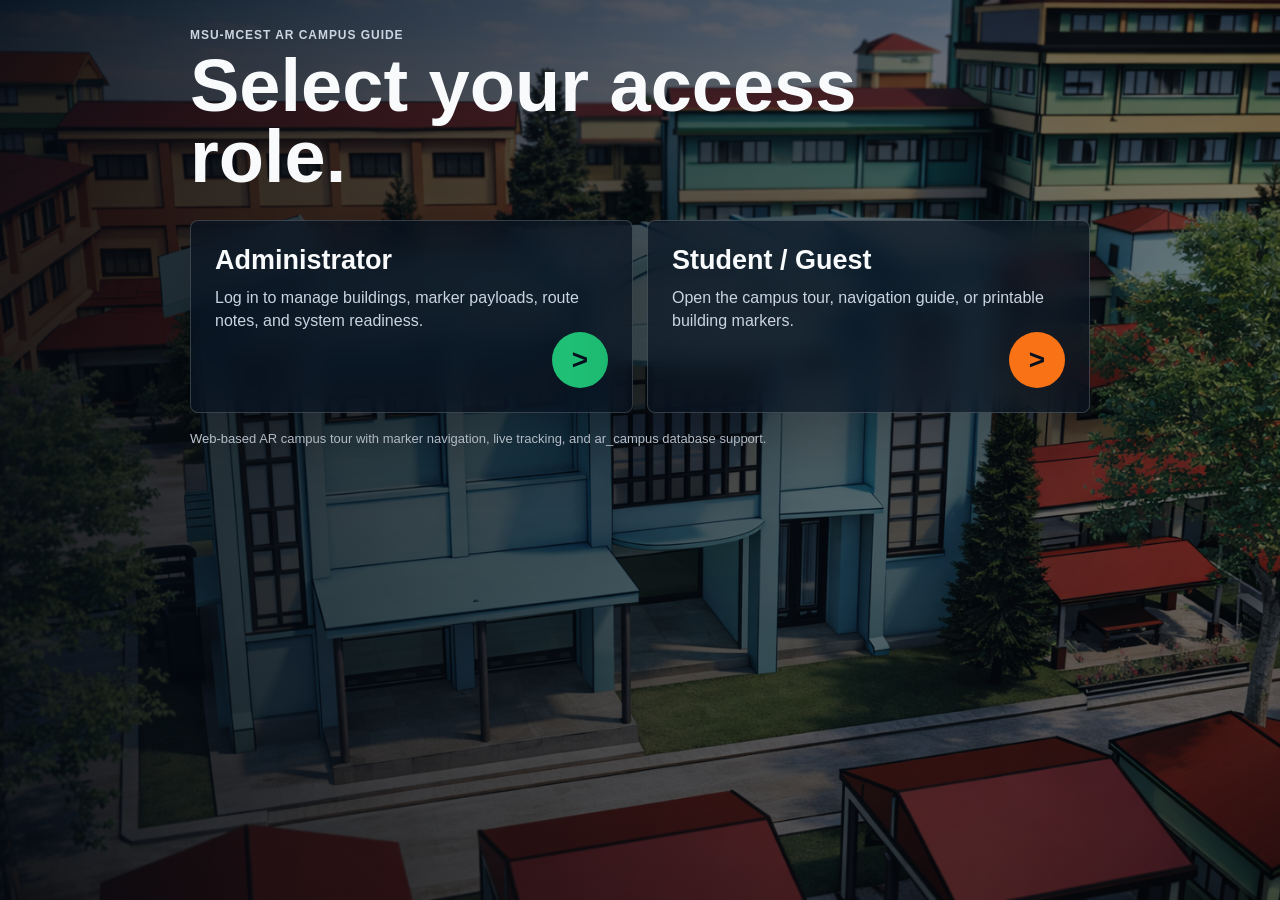
<file: index.html>
<!DOCTYPE html>
<html lang="en">
<head>
<meta charset="UTF-8">
<meta name="viewport" content="width=device-width, initial-scale=1.0">
<title>MSU-MCEST AR Campus Guide</title>
<script src="orientation-lock.js" defer></script>
<style>
:root {
  --ink: #f8fafc;
  --muted: #cbd5e1;
  --line: rgba(255,255,255,.18);
  --panel: rgba(8, 19, 32, .72);
  --admin: #1fbf75;
  --student: #f97316;
}
* { box-sizing: border-box; }
html, body { margin: 0; min-height: 100%; font-family: "Segoe UI", Arial, sans-serif; color: var(--ink); }
body { display: grid; place-items: center; padding: 28px; background: #09111d; }
.slides, .slides::after { position: fixed; inset: 0; z-index: -2; }
.slides::after { content: ""; z-index: 1; background: linear-gradient(90deg, rgba(4,9,16,.86), rgba(4,9,16,.48)); }
.slide {
  position: absolute;
  inset: 0;
  background-size: cover;
  background-position: center;
  opacity: 0;
  transition: opacity 900ms ease;
}
.slide.active { opacity: 1; }
main { width: min(900px, 100%); }
.brand { margin-bottom: 28px; }
.brand p { margin: 0 0 8px; color: var(--muted); font-weight: 800; letter-spacing: .08em; font-size: 12px; text-transform: uppercase; }
h1 { margin: 0; max-width: 760px; font-size: clamp(36px, 7vw, 74px); line-height: .96; letter-spacing: 0; }
.choices { display: grid; grid-template-columns: repeat(2, minmax(0, 1fr)); gap: 14px; }
.choice {
  min-height: 190px;
  border: 1px solid var(--line);
  border-radius: 8px;
  padding: 24px;
  display: flex;
  flex-direction: column;
  justify-content: space-between;
  color: var(--ink);
  text-decoration: none;
  background: var(--panel);
  backdrop-filter: blur(14px);
  box-shadow: 0 22px 70px rgba(0,0,0,.28);
}
.choice strong { font-size: 27px; }
.choice span { color: var(--muted); line-height: 1.45; margin-top: 10px; display: block; }
.choice b {
  width: 56px;
  height: 56px;
  border-radius: 50%;
  display: grid;
  place-items: center;
  font-size: 28px;
  align-self: flex-end;
  color: #07111d;
}
.admin b { background: var(--admin); }
.student b { background: var(--student); }
.footer {
  margin-top: 18px;
  color: var(--muted);
  font-size: 13px;
}
@media (max-width: 700px) {
  body { place-items: end center; padding: 18px; }
  .choices { grid-template-columns: 1fr; }
  .choice { min-height: 150px; }
}
</style>
</head>
<body>
<div class="slides" aria-hidden="true">
  <div class="slide active" style="background-image:url('images/1background.png')"></div>
  <div class="slide" style="background-image:url('images/2background.png')"></div>
  <div class="slide" style="background-image:url('images/3background.png')"></div>
  <div class="slide" style="background-image:url('images/4background.png')"></div>
  <div class="slide" style="background-image:url('images/5background.png')"></div>
  <div class="slide" style="background-image:url('images/6background.png')"></div>
</div>

<main>
  <section class="brand">
    <p>MSU-MCEST AR Campus Guide</p>
    <h1>Select your access role.</h1>
  </section>

  <section class="choices" aria-label="Role selection">
    <a class="choice admin" href="login.html">
      <div>
        <strong>Administrator</strong>
        <span>Log in to manage buildings, marker payloads, route notes, and system readiness.</span>
      </div>
      <b aria-hidden="true">></b>
    </a>

    <a class="choice student" href="student.html">
      <div>
        <strong>Student / Guest</strong>
        <span>Open the campus tour, navigation guide, or printable building markers.</span>
      </div>
      <b aria-hidden="true">></b>
    </a>
  </section>

  <div class="footer">Web-based AR campus tour with marker navigation, live tracking, and ar_campus database support.</div>
</main>

<script>
const slides = document.querySelectorAll(".slide");
let current = 0;
setInterval(() => {
  slides[current].classList.remove("active");
  current = (current + 1) % slides.length;
  slides[current].classList.add("active");
}, 3200);
</script>
</body>
</html>
</file>
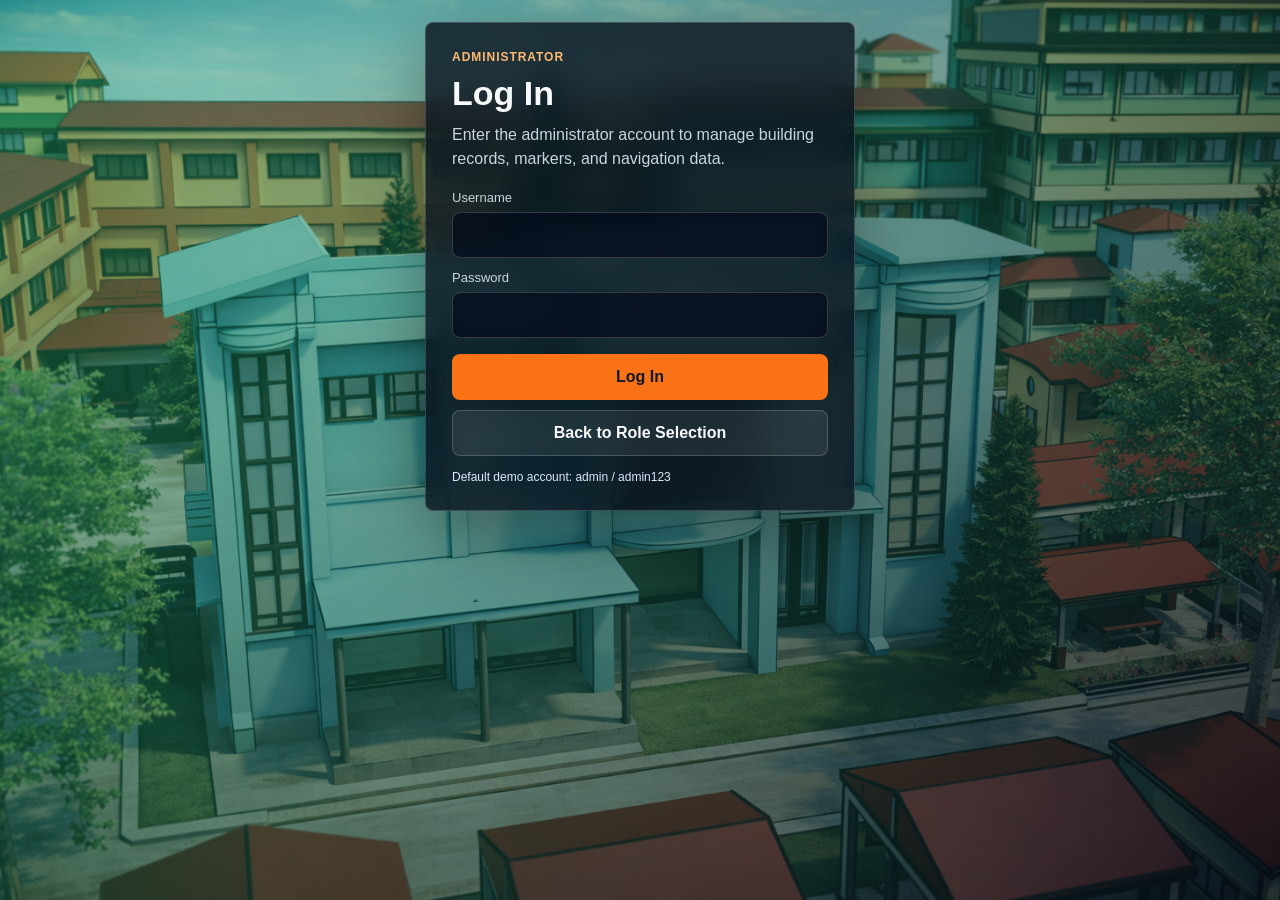
<file: admin.html>
<!DOCTYPE html>
<html lang="en">
<head>
<meta charset="UTF-8">
<meta name="viewport" content="width=device-width, initial-scale=1.0">
<title>Admin | MSU-MCEST AR Campus Guide</title>
<script src="orientation-lock.js" defer></script>
<script src="supabase-config.js"></script>
<style>
:root {
  --bg: #08111d;
  --panel: rgba(15, 23, 42, .86);
  --line: rgba(226, 232, 240, .14);
  --text: #f8fafc;
  --muted: #a9b7ca;
  --green: #1fbf75;
  --orange: #f97316;
  --red: #ef4444;
  --blue: #38bdf8;
}
* { box-sizing: border-box; }
html, body { margin: 0; min-height: 100%; font-family: "Segoe UI", Arial, sans-serif; color: var(--text); background: var(--bg); }
body {
  background: linear-gradient(135deg, rgba(31, 191, 117, .16), transparent 32%),
    radial-gradient(circle at 88% 10%, rgba(249, 115, 22, .18), transparent 28%),
    #08111d;
}
a { color: inherit; text-decoration: none; }
button, input, textarea, select { font: inherit; }
.shell { min-height: 100vh; display: grid; grid-template-columns: 270px 1fr; }
.sidebar {
  position: sticky;
  top: 0;
  height: 100vh;
  padding: 22px;
  background: rgba(7, 15, 28, .9);
  border-right: 1px solid var(--line);
  backdrop-filter: blur(18px);
}
.brand { display: flex; align-items: center; gap: 12px; margin-bottom: 26px; }
.logo {
  width: 46px;
  height: 46px;
  border-radius: 8px;
  display: grid;
  place-items: center;
  background: linear-gradient(135deg, var(--green), var(--orange));
  color: #07111d;
  font-weight: 900;
}
.brand h1 { margin: 0; font-size: 16px; line-height: 1.18; letter-spacing: 0; }
.brand span { display: block; color: var(--muted); font-size: 12px; margin-top: 4px; }
.nav { display: grid; gap: 8px; }
.nav button, .quick a {
  width: 100%;
  min-height: 42px;
  border: 1px solid transparent;
  border-radius: 8px;
  padding: 10px 12px;
  color: var(--muted);
  background: transparent;
  text-align: left;
  cursor: pointer;
}
.nav button.active, .nav button:hover, .quick a:hover {
  color: var(--text);
  background: rgba(255,255,255,.07);
  border-color: var(--line);
}
.quick { margin-top: 24px; padding-top: 18px; border-top: 1px solid var(--line); display: grid; gap: 8px; }
.logout {
  margin-top: 24px;
  width: 100%;
  border: 1px solid rgba(239, 68, 68, .35);
  border-radius: 8px;
  padding: 11px 12px;
  color: #fee2e2;
  background: rgba(239, 68, 68, .12);
  cursor: pointer;
}
.main { padding: 22px; }
.topbar {
  display: flex;
  align-items: center;
  justify-content: space-between;
  gap: 16px;
  margin-bottom: 18px;
}
.eyebrow { margin: 0 0 6px; color: var(--blue); font-weight: 800; font-size: 12px; letter-spacing: .08em; text-transform: uppercase; }
.topbar h2 { margin: 0; font-size: clamp(25px, 4vw, 42px); letter-spacing: 0; }
.topbar p { margin: 8px 0 0; max-width: 780px; color: var(--muted); line-height: 1.45; }
.status-pill {
  border: 1px solid rgba(31, 191, 117, .35);
  border-radius: 999px;
  padding: 10px 13px;
  color: #dcfce7;
  background: rgba(31, 191, 117, .12);
  white-space: nowrap;
}
.grid { display: grid; gap: 14px; }
.metrics { grid-template-columns: repeat(4, minmax(0, 1fr)); margin-bottom: 14px; }
.card, .panel {
  background: var(--panel);
  border: 1px solid var(--line);
  border-radius: 8px;
  box-shadow: 0 18px 50px rgba(0,0,0,.22);
}
.card { padding: 16px; }
.card small { color: var(--muted); display: block; margin-bottom: 7px; }
.card strong { font-size: 28px; }
.card em { display: block; margin-top: 8px; color: var(--muted); font-style: normal; font-size: 13px; }
.panel { padding: 18px; margin-bottom: 14px; }
.panel-head { display: flex; align-items: center; justify-content: space-between; gap: 12px; margin-bottom: 14px; }
.panel h3 { margin: 0; font-size: 19px; letter-spacing: 0; }
.panel p { color: var(--muted); line-height: 1.45; margin: 6px 0 0; }
.actions { display: flex; flex-wrap: wrap; gap: 8px; }
.btn {
  min-height: 40px;
  border: 1px solid var(--line);
  border-radius: 8px;
  padding: 9px 12px;
  color: var(--text);
  background: rgba(255,255,255,.07);
  cursor: pointer;
}
.btn.primary { background: var(--orange); color: #111827; border-color: transparent; font-weight: 800; }
.btn.good { background: rgba(31,191,117,.18); border-color: rgba(31,191,117,.35); }
.btn.danger { background: rgba(239,68,68,.16); border-color: rgba(239,68,68,.35); color: #fecaca; }
.split { display: grid; grid-template-columns: minmax(320px, .9fr) 1.3fr; gap: 14px; align-items: start; }
.form-grid { display: grid; grid-template-columns: repeat(2, minmax(0, 1fr)); gap: 10px; }
.field { display: grid; gap: 6px; }
.field.full { grid-column: 1 / -1; }
label { color: var(--muted); font-size: 13px; }
input, textarea, select {
  width: 100%;
  border: 1px solid var(--line);
  border-radius: 8px;
  padding: 10px 11px;
  color: var(--text);
  background: rgba(2, 6, 23, .55);
  outline: none;
}
textarea { min-height: 86px; resize: vertical; }
input:focus, textarea:focus, select:focus { border-color: rgba(56, 189, 248, .75); }
table { width: 100%; border-collapse: collapse; }
th, td { padding: 12px 10px; text-align: left; border-bottom: 1px solid var(--line); vertical-align: top; }
th { color: var(--muted); font-size: 12px; text-transform: uppercase; letter-spacing: .06em; }
td { color: #e5edf8; font-size: 14px; }
.tag {
  display: inline-flex;
  align-items: center;
  min-height: 26px;
  border-radius: 999px;
  padding: 4px 8px;
  font-size: 12px;
  background: rgba(56, 189, 248, .13);
  color: #bae6fd;
}
.tag.ok { background: rgba(31,191,117,.15); color: #bbf7d0; }
.tag.warn { background: rgba(250,204,21,.14); color: #fef08a; }
.section { display: none; }
.section.active { display: block; }
.sources a { color: #93c5fd; text-decoration: underline; text-underline-offset: 3px; }
.route-list, .marker-list { display: grid; gap: 9px; }
.route-item, .marker-item {
  display: flex;
  justify-content: space-between;
  gap: 12px;
  padding: 12px;
  border: 1px solid var(--line);
  border-radius: 8px;
  background: rgba(255,255,255,.04);
}
.route-item span, .marker-item span { color: var(--muted); }
.toast {
  position: fixed;
  right: 18px;
  bottom: 18px;
  max-width: 360px;
  display: none;
  border: 1px solid rgba(31,191,117,.4);
  border-radius: 8px;
  padding: 12px 14px;
  color: #dcfce7;
  background: rgba(6, 78, 59, .92);
  box-shadow: 0 18px 50px rgba(0,0,0,.28);
}
.toast.active { display: block; }
@media (max-width: 980px) {
  .shell { grid-template-columns: 1fr; }
  .sidebar { height: auto; position: static; }
  .metrics { grid-template-columns: repeat(2, minmax(0, 1fr)); }
  .split { grid-template-columns: 1fr; }
}
@media (max-width: 620px) {
  .main, .sidebar { padding: 15px; }
  .topbar { align-items: flex-start; flex-direction: column; }
  .metrics, .form-grid { grid-template-columns: 1fr; }
  .table-wrap { overflow-x: auto; }
  table { min-width: 820px; }
}
</style>
</head>
<body>
<script>
if (sessionStorage.getItem("adminLoggedIn") !== "true") {
  location.replace("login.html");
}
</script>
<div class="shell">
  <aside class="sidebar">
    <div class="brand">
      <div class="logo">AR</div>
      <div>
        <h1>MSU-MCEST Guide</h1>
        <span>Admin Control Center</span>
      </div>
    </div>

    <nav class="nav" aria-label="Admin navigation">
      <button class="active" data-section="dashboard">Dashboard</button>
      <button data-section="buildings">Buildings</button>
      <button data-section="staff">Staff</button>
      <button data-section="routes">Routes</button>
      <button data-section="markers">Markers</button>
      <button data-section="feedback">Feedback</button>
      <button data-section="sources">Online Info</button>
    </nav>

    <div class="quick">
      <a href="index.html">Open Home</a>
      <a href="navigation.html">Open Navigation</a>
      <a href="tour.html">Open Campus Tour</a>
      <a href="markers.html">Print Markers</a>
    </div>

    <button class="logout" id="logoutBtn">Log Out</button>
  </aside>

  <main class="main">
    <header class="topbar">
      <div>
        <p class="eyebrow">Thesis Prototype</p>
        <h2>AR Campus Navigation Admin</h2>
        <p>Manage building records, marker payloads, route notes, and feedback for the MSU-MCEST campus guide. Production data is stored in the ar_campus MySQL database.</p>
      </div>
      <div class="status-pill" id="secureStatus">Checking browser...</div>
    </header>

    <section id="dashboard" class="section active">
      <div class="grid metrics">
        <div class="card"><small>Total Buildings</small><strong id="totalBuildings">0</strong><em>Navigation records</em></div>
        <div class="card"><small>Marker Assets</small><strong id="markerCount">0</strong><em>Local QR markers</em></div>
        <div class="card"><small>Verified Info</small><strong id="verifiedCount">0</strong><em>With online/public source</em></div>
        <div class="card"><small>Tracking</small><strong>GPS</strong><em>Accuracy depends on on-site calibration</em></div>
      </div>

      <div class="panel">
        <div class="panel-head">
          <div>
            <h3>System Readiness</h3>
            <p>The frontend can run now. Accurate navigation still requires verified marker placement and campus GPS calibration.</p>
          </div>
          <button class="btn primary" onclick="location.href='navigation.html'">Test Navigation</button>
        </div>
        <div class="grid metrics">
          <div class="card"><small>Camera</small><strong id="cameraStatus">Checking</strong><em>Needed for marker scan</em></div>
          <div class="card"><small>Location</small><strong id="gpsStatus">Checking</strong><em>Needed for live tracking</em></div>
          <div class="card"><small>Compass</small><strong id="compassStatus">Checking</strong><em>Needed for arrow direction</em></div>
          <div class="card"><small>Storage</small><strong id="storageStatus">Checking</strong><em>Needed for admin edits</em></div>
        </div>
      </div>
    </section>

    <section id="buildings" class="section">
      <div class="split">
        <div class="panel">
          <div class="panel-head">
            <div>
              <h3 id="formTitle">Add Building</h3>
              <p>Use verified coordinates when available. Marker ID should match the QR payload after <strong>msu-mcest:</strong>.</p>
            </div>
          </div>
          <form id="buildingForm" class="form-grid">
            <input type="hidden" id="recordId">
            <div class="field">
              <label for="buildingName">Building name</label>
              <input id="buildingName" required>
            </div>
            <div class="field">
              <label for="markerId">Marker ID</label>
              <input id="markerId" required placeholder="example: dcs">
            </div>
            <div class="field">
              <label for="lat">Latitude</label>
              <input id="lat" type="number" step="0.000001" required>
            </div>
            <div class="field">
              <label for="lng">Longitude</label>
              <input id="lng" type="number" step="0.000001" required>
            </div>
            <div class="field">
              <label for="category">Category</label>
              <select id="category">
                <option>Academic</option>
                <option>Administration</option>
                <option>Campus Entry</option>
                <option>Training Facility</option>
                <option>Hospitality</option>
                <option>Laboratory</option>
              </select>
            </div>
            <div class="field">
              <label for="sourceType">Info status</label>
              <select id="sourceType">
                <option>Prototype</option>
                <option>Public Source</option>
                <option>On-site Verified</option>
              </select>
            </div>
            <div class="field full">
              <label for="description">Building info</label>
              <textarea id="description" required></textarea>
            </div>
            <div class="field full">
              <label for="sourceUrl">Source URL or note</label>
              <input id="sourceUrl" placeholder="https://... or on-site note">
            </div>
            <div class="field full actions">
              <button class="btn primary" type="submit">Save Building</button>
              <button class="btn" type="button" id="clearFormBtn">Clear</button>
              <button class="btn danger" type="button" id="resetDataBtn">Reset Default Data</button>
            </div>
          </form>
        </div>

        <div class="panel">
          <div class="panel-head">
            <div>
              <h3>Building Database</h3>
              <p>These records feed the campus tour and navigation pages through the ar_campus MySQL database and PHP API.</p>
            </div>
          </div>
          <div class="table-wrap">
            <table>
              <thead>
                <tr>
                  <th>Name</th>
                  <th>Marker</th>
                  <th>Coordinates</th>
                  <th>Status</th>
                  <th>Actions</th>
                </tr>
              </thead>
              <tbody id="buildingRows"></tbody>
            </table>
          </div>
        </div>
      </div>
    </section>

    <section id="staff" class="section">
      <div class="split">
        <div class="panel">
          <div class="panel-head">
            <div>
              <h3 id="staffFormTitle">Add Staff</h3>
              <p>Register faculty or staff offices so the campus guide can show office information.</p>
            </div>
          </div>
          <form id="staffForm" class="form-grid">
            <input type="hidden" id="staffId">
            <div class="field">
              <label for="staffName">Name</label>
              <input id="staffName" required>
            </div>
            <div class="field">
              <label for="staffDepartment">Department</label>
              <input id="staffDepartment" required>
            </div>
            <div class="field">
              <label for="staffOffice">Office</label>
              <input id="staffOffice" required>
            </div>
            <div class="field">
              <label for="staffBuilding">Building</label>
              <select id="staffBuilding"></select>
            </div>
            <div class="field full actions">
              <button class="btn primary" type="submit">Save Staff</button>
              <button class="btn" type="button" id="clearStaffBtn">Clear</button>
            </div>
          </form>
        </div>
        <div class="panel">
          <div class="panel-head">
            <div>
              <h3>Staff Directory</h3>
              <p>Records are saved in the staff table and optionally linked to a building.</p>
            </div>
          </div>
          <div class="table-wrap">
            <table>
              <thead><tr><th>Name</th><th>Department</th><th>Office</th><th>Building</th><th>Actions</th></tr></thead>
              <tbody id="staffRows"></tbody>
            </table>
          </div>
        </div>
      </div>
    </section>

    <section id="routes" class="section">
      <div class="panel">
        <div class="panel-head">
          <div>
            <h3>Route Network</h3>
            <p>Routes are currently prototype walking links. Replace them with measured campus corners for accurate real-time navigation.</p>
          </div>
          <button class="btn good" onclick="location.href='navigation.html'">Run Route Test</button>
        </div>
        <div class="route-list" id="routeList"></div>
      </div>
    </section>

    <section id="markers" class="section">
      <div class="panel">
        <div class="panel-head">
          <div>
            <h3>Marker Inventory</h3>
            <p>Print and place each QR marker exactly at its matching building or corner. Marker placement affects start-point accuracy.</p>
          </div>
          <button class="btn primary" onclick="location.href='markers.html'">Open Marker Sheet</button>
        </div>
        <div class="marker-list" id="markerList"></div>
      </div>
    </section>

    <section id="feedback" class="section">
      <div class="panel">
        <div class="panel-head">
          <div>
            <h3>User Feedback</h3>
            <p>Feedback is stored in the feedback table and linked to a building when a marker is selected.</p>
          </div>
          <button class="btn good" id="refreshFeedbackBtn">Refresh</button>
        </div>
        <div class="table-wrap">
          <table>
            <thead>
              <tr>
                <th>User</th>
                <th>Building</th>
                <th>Comment</th>
                <th>Date</th>
              </tr>
            </thead>
            <tbody id="feedbackRows"></tbody>
          </table>
        </div>
      </div>
    </section>

    <section id="sources" class="section">
      <div class="panel sources">
        <h3>Online Information Used</h3>
        <p>Public sources do not provide a complete building-coordinate database. The frontend includes public names/info where available and leaves exact route accuracy for on-site verification.</p>
        <table>
          <thead><tr><th>Source</th><th>Useful info</th></tr></thead>
          <tbody>
            <tr>
              <td><a href="https://msumcest.edu.ph/pages/campus_life/campus_map.php" target="_blank" rel="noopener">Official MSU-MCEST campus map</a></td>
              <td>Confirms MSU-MCEST campus map page, campus gallery, official address, contact, and departments including Computer Science, Hospitality Management, Industrial Technology, TESDA, and others.</td>
            </tr>
            <tr>
              <td><a href="https://www.mhctagency.com/certification/msu-mcest-achieves-halal-compliance-with-mhct/" target="_blank" rel="noopener">MHCT Halal compliance article</a></td>
              <td>Confirms Dr. Magadapa A. Ringia Hotel, DTI-SSF in the Halal Food Innovation Center, Kitchen Laboratory, and TESDA Training and Assessment Center.</td>
            </tr>
          </tbody>
        </table>
      </div>
    </section>
  </main>
</div>

<div class="toast" id="toast"></div>

<script>
const STORAGE_KEY = "msuMcestBuildings";
const API_BUILDINGS = "api/buildings.php";
const API_FEEDBACK = "api/feedback.php";
const API_STAFF = "api/staff.php";
const SUPABASE_CONFIG = window.MSU_SUPABASE || {};
const routeGraph = {
  gate: ["admin", "kitchen"],
  admin: ["gate", "dcs", "dhess"],
  dcs: ["admin", "halal", "secondary"],
  dhess: ["admin", "secondary"],
  secondary: ["dhess", "dcs", "hotel"],
  hotel: ["secondary", "halal"],
  halal: ["dcs", "hotel", "kitchen"],
  kitchen: ["gate", "halal", "tesda"],
  tesda: ["kitchen"]
};

const defaultBuildings = [
  { id: "gate", name: "Main Gate / Entrance", lat: 8.15626, lng: 123.95448, category: "Campus Entry", status: "Prototype", description: "Primary campus entry point used as a starting reference for the navigation prototype.", source: "Prototype coordinate. Verify on-site." },
  { id: "admin", name: "Administration Building", lat: 8.15648, lng: 123.95437, category: "Administration", status: "Prototype", description: "Administrative destination in the campus guide. Exact coordinates should be verified during campus mapping.", source: "Prototype coordinate. Verify on-site." },
  { id: "dcs", name: "Department of Computer Science", lat: 8.15670, lng: 123.95470, category: "Academic", status: "Public Source", description: "Academic department listed on the official MSU-MCEST website.", source: "https://msumcest.edu.ph/pages/campus_life/campus_map.php" },
  { id: "dhess", name: "Department of Humanities, Education, and Social Sciences", lat: 8.15686, lng: 123.95431, category: "Academic", status: "Public Source", description: "Academic department listed on the official MSU-MCEST website.", source: "https://msumcest.edu.ph/pages/campus_life/campus_map.php" },
  { id: "secondary", name: "Secondary Department", lat: 8.15702, lng: 123.95458, category: "Academic", status: "Public Source", description: "Secondary program area referenced through the official MSU-MCEST site navigation.", source: "https://msumcest.edu.ph/pages/campus_life/campus_map.php" },
  { id: "hotel", name: "Dr. Magadapa A. Ringia Hotel", lat: 8.15718, lng: 123.95485, category: "Hospitality", status: "Public Source", description: "Facility named in MHCT reporting as one of the MSU-MCEST facilities awarded Halal compliance.", source: "https://www.mhctagency.com/certification/msu-mcest-achieves-halal-compliance-with-mhct/" },
  { id: "halal", name: "Halal Food Innovation Center / DTI-SSF", lat: 8.15645, lng: 123.95503, category: "Training Facility", status: "Public Source", description: "MHCT identifies DTI-SSF as housed in the Halal Food Innovation Center.", source: "https://www.mhctagency.com/certification/msu-mcest-achieves-halal-compliance-with-mhct/" },
  { id: "kitchen", name: "Kitchen Laboratory", lat: 8.15618, lng: 123.95486, category: "Laboratory", status: "Public Source", description: "Facility named in MHCT reporting as one of the MSU-MCEST facilities awarded Halal compliance.", source: "https://www.mhctagency.com/certification/msu-mcest-achieves-halal-compliance-with-mhct/" },
  { id: "tesda", name: "TESDA Training and Assessment Center", lat: 8.15596, lng: 123.95456, category: "Training Facility", status: "Public Source", description: "Training and assessment facility named in MHCT reporting and linked from the official MSU-MCEST site navigation.", source: "https://www.mhctagency.com/certification/msu-mcest-achieves-halal-compliance-with-mhct/" }
];

let buildings = defaultBuildings;
let usingBackend = false;
let feedbackItems = [];
let staffItems = [];

function loadBuildings() {
  try {
    const saved = JSON.parse(localStorage.getItem(STORAGE_KEY));
    return Array.isArray(saved) && saved.length ? saved : defaultBuildings;
  } catch {
    return defaultBuildings;
  }
}
function saveBuildings() { localStorage.setItem(STORAGE_KEY, JSON.stringify(buildings)); }
async function apiJson(url, options = {}) {
  const response = await fetch(url, {
    headers: { "Content-Type": "application/json", ...(options.headers || {}) },
    ...options
  });
  const data = await response.json();
  if (!response.ok || data.ok === false) {
    throw new Error(data.message || "Request failed.");
  }
  return data;
}
async function loadBuildingsFromBackend() {
  try {
    const data = await apiJson(API_BUILDINGS);
    buildings = data.buildings.map(building => ({
      id: building.id,
      name: building.name,
      lat: Number(building.lat),
      lng: Number(building.lng),
      category: building.category,
      status: building.status,
      description: building.description,
      source: building.source || ""
    }));
    usingBackend = true;
    localStorage.setItem(STORAGE_KEY, JSON.stringify(buildings));
  } catch (error) {
    buildings = loadBuildings();
    usingBackend = false;
  }
}
async function loadFeedback() {
  const localFeedback = JSON.parse(localStorage.getItem("msuMcestFeedback") || "[]");

  try {
    feedbackItems = await loadFeedbackFromSupabase();
    renderFeedback();
    return;
  } catch (supabaseError) {}

  try {
    const data = await apiJson(API_FEEDBACK);
    feedbackItems = data.feedback || [];
    renderFeedback();
  } catch (error) {
    feedbackItems = localFeedback;
    renderFeedback(localFeedback.length ? "" : "Unable to load feedback.");
  }
}

async function loadFeedbackFromSupabase() {
  if (!SUPABASE_CONFIG.url || !SUPABASE_CONFIG.anonKey) {
    throw new Error("Supabase is not configured.");
  }

  const table = SUPABASE_CONFIG.feedbackTable || "feedback";
  const endpoint = `${SUPABASE_CONFIG.url.replace(/\/$/, "")}/rest/v1/${encodeURIComponent(table)}?select=*&order=created_at.desc`;
  const response = await fetch(endpoint, {
    headers: {
      "apikey": SUPABASE_CONFIG.anonKey,
      "Authorization": `Bearer ${SUPABASE_CONFIG.anonKey}`
    }
  });

  if (!response.ok) {
    throw new Error(await response.text());
  }

  const rows = await response.json();
  return rows.map(row => {
    const building = buildings.find(item => item.id === row.marker_id);
    return {
      user_name: row.user_name || "Guest",
      building_name: building?.name || row.marker_id || "General",
      comment: row.comment || "",
      created_at: row.created_at || "",
      date_created: row.created_at || row.date_created || ""
    };
  });
}
async function loadStaff() {
  if (!usingBackend) {
    staffItems = JSON.parse(localStorage.getItem("msuMcestStaff") || "[]");
    renderStaff();
    return;
  }
  try {
    const data = await apiJson(API_STAFF);
    staffItems = data.staff || [];
    renderStaff();
  } catch (error) {
    staffItems = [];
    renderStaff("Unable to load staff records.");
  }
}
function toast(message) {
  const el = document.getElementById("toast");
  el.textContent = message;
  el.classList.add("active");
  setTimeout(() => el.classList.remove("active"), 2400);
}
function renderMetrics() {
  document.getElementById("totalBuildings").textContent = buildings.length;
  document.getElementById("markerCount").textContent = buildings.filter(b => b.id).length;
  document.getElementById("verifiedCount").textContent = buildings.filter(b => b.status !== "Prototype").length;
  document.getElementById("cameraStatus").textContent = navigator.mediaDevices ? "Ready" : "Blocked";
  document.getElementById("gpsStatus").textContent = navigator.geolocation ? "Ready" : "Blocked";
  document.getElementById("compassStatus").textContent = typeof DeviceOrientationEvent !== "undefined" ? "Ready" : "Limited";
  document.getElementById("storageStatus").textContent = usingBackend ? "MySQL" : window.localStorage ? "Local" : "Blocked";
  document.getElementById("secureStatus").textContent = usingBackend ? "ar_campus connected" : "Local fallback mode";
}
function renderBuildings() {
  document.getElementById("buildingRows").innerHTML = buildings.map(building => `
    <tr>
      <td><strong>${escapeHtml(building.name)}</strong><br><span class="tag">${escapeHtml(building.category)}</span></td>
      <td><span class="tag ok">msu-mcest:${escapeHtml(building.id)}</span></td>
      <td>${Number(building.lat).toFixed(6)}, ${Number(building.lng).toFixed(6)}</td>
      <td><span class="tag ${building.status === "Prototype" ? "warn" : "ok"}">${escapeHtml(building.status)}</span></td>
      <td><button class="btn" onclick="editBuilding('${building.id}')">Edit</button> <button class="btn danger" onclick="deleteBuilding('${building.id}')">Delete</button></td>
    </tr>
  `).join("");
}
function renderRoutes() {
  document.getElementById("routeList").innerHTML = Object.entries(routeGraph).map(([from, links]) => {
    const fromName = buildings.find(b => b.id === from)?.name || from;
    const linkNames = links.map(id => buildings.find(b => b.id === id)?.name || id).join(", ");
    return `<div class="route-item"><strong>${escapeHtml(fromName)}</strong><span>${escapeHtml(linkNames)}</span></div>`;
  }).join("");
}
function renderMarkers() {
  document.getElementById("markerList").innerHTML = buildings.map(building => `
    <div class="marker-item">
      <div><strong>${escapeHtml(building.name)}</strong><br><span>Payload: msu-mcest:${escapeHtml(building.id)}</span></div>
      <button class="btn" onclick="copyPayload('${building.id}')">Copy Payload</button>
    </div>
  `).join("");
}
function renderStaffBuildingOptions() {
  const select = document.getElementById("staffBuilding");
  if (!select) return;
  select.innerHTML = "";
  select.add(new Option("Not assigned", ""));
  buildings.forEach(building => select.add(new Option(building.name, building.id)));
}
function renderStaff(message = "") {
  renderStaffBuildingOptions();
  const body = document.getElementById("staffRows");
  if (!body) return;
  if (message) {
    body.innerHTML = `<tr><td colspan="5">${escapeHtml(message)}</td></tr>`;
    return;
  }
  if (!staffItems.length) {
    body.innerHTML = `<tr><td colspan="5">No staff records yet.</td></tr>`;
    return;
  }
  body.innerHTML = staffItems.map(item => `
    <tr>
      <td>${escapeHtml(item.name)}</td>
      <td>${escapeHtml(item.department)}</td>
      <td>${escapeHtml(item.office)}</td>
      <td>${escapeHtml(item.building_name || item.marker_id || "Not assigned")}</td>
      <td><button class="btn" onclick="editStaff('${escapeHtml(item.staff_id)}')">Edit</button> <button class="btn danger" onclick="deleteStaff('${escapeHtml(item.staff_id)}')">Delete</button></td>
    </tr>
  `).join("");
}

function formatFeedbackDate(item) {
  const rawDate = item.created_at || item.date_created || item.createdAt || "";
  if (!rawDate) return "No date";

  const date = new Date(rawDate);
  if (Number.isNaN(date.getTime())) return rawDate;

  return date.toLocaleString([], {
    year: "numeric",
    month: "short",
    day: "2-digit",
    hour: "2-digit",
    minute: "2-digit"
  });
}

function renderFeedback(message = "") {
  const body = document.getElementById("feedbackRows");
  if (!body) return;
  if (message) {
    body.innerHTML = `<tr><td colspan="4">${escapeHtml(message)}</td></tr>`;
    return;
  }
  if (!feedbackItems.length) {
    body.innerHTML = `<tr><td colspan="4">No feedback submitted yet.</td></tr>`;
    return;
  }
  body.innerHTML = feedbackItems.map(item => `
    <tr>
      <td>${escapeHtml(item.user_name)}</td>
      <td>${escapeHtml(item.building_name || "General")}</td>
      <td>${escapeHtml(item.comment)}</td>
      <td>${escapeHtml(formatFeedbackDate(item))}</td>
    </tr>
  `).join("");
}
function renderAll() { renderMetrics(); renderBuildings(); renderRoutes(); renderMarkers(); renderStaff(); renderFeedback(); }
function editBuilding(id) {
  const building = buildings.find(item => item.id === id);
  if (!building) return;
  document.getElementById("formTitle").textContent = "Edit Building";
  document.getElementById("recordId").value = building.id;
  document.getElementById("buildingName").value = building.name;
  document.getElementById("markerId").value = building.id;
  document.getElementById("lat").value = building.lat;
  document.getElementById("lng").value = building.lng;
  document.getElementById("category").value = building.category;
  document.getElementById("sourceType").value = building.status;
  document.getElementById("description").value = building.description;
  document.getElementById("sourceUrl").value = building.source;
  showSection("buildings");
}
async function deleteBuilding(id) {
  const building = buildings.find(item => item.id === id);
  if (!building || !confirm("Delete " + building.name + "?")) return;
  if (usingBackend) {
    try {
      await apiJson(API_BUILDINGS + "?id=" + encodeURIComponent(id), { method: "DELETE" });
    } catch (error) {
      toast(error.message);
      return;
    }
  }
  buildings = buildings.filter(item => item.id !== id);
  saveBuildings();
  renderAll();
  toast("Building deleted.");
}
function copyPayload(id) {
  const payload = "msu-mcest:" + id;
  navigator.clipboard?.writeText(payload);
  toast("Copied " + payload);
}
function clearForm() {
  document.getElementById("formTitle").textContent = "Add Building";
  document.getElementById("buildingForm").reset();
  document.getElementById("recordId").value = "";
  document.getElementById("sourceType").value = "Prototype";
}
function clearStaffForm() {
  document.getElementById("staffFormTitle").textContent = "Add Staff";
  document.getElementById("staffForm").reset();
  document.getElementById("staffId").value = "";
}
function editStaff(id) {
  const staff = staffItems.find(item => String(item.staff_id) === String(id));
  if (!staff) return;
  document.getElementById("staffFormTitle").textContent = "Edit Staff";
  document.getElementById("staffId").value = staff.staff_id;
  document.getElementById("staffName").value = staff.name;
  document.getElementById("staffDepartment").value = staff.department;
  document.getElementById("staffOffice").value = staff.office;
  document.getElementById("staffBuilding").value = staff.marker_id || "";
  showSection("staff");
}
async function deleteStaff(id) {
  const staff = staffItems.find(item => String(item.staff_id) === String(id));
  if (!staff || !confirm("Delete " + staff.name + "?")) return;
  if (usingBackend) {
    try {
      await apiJson(API_STAFF + "?id=" + encodeURIComponent(id), { method: "DELETE" });
    } catch (error) {
      toast(error.message);
      return;
    }
  }
  staffItems = staffItems.filter(item => String(item.staff_id) !== String(id));
  localStorage.setItem("msuMcestStaff", JSON.stringify(staffItems));
  renderStaff();
  toast("Staff record deleted.");
}
function showSection(id) {
  document.querySelectorAll(".section").forEach(section => section.classList.toggle("active", section.id === id));
  document.querySelectorAll(".nav button").forEach(button => button.classList.toggle("active", button.dataset.section === id));
}
function escapeHtml(value) {
  return String(value ?? "").replace(/[&<>"']/g, char => ({ "&": "&amp;", "<": "&lt;", ">": "&gt;", "\"": "&quot;", "'": "&#039;" }[char]));
}
document.querySelectorAll(".nav button").forEach(button => button.addEventListener("click", () => showSection(button.dataset.section)));
document.getElementById("staffForm").addEventListener("submit", async event => {
  event.preventDefault();
  const record = {
    staff_id: document.getElementById("staffId").value,
    name: document.getElementById("staffName").value.trim(),
    department: document.getElementById("staffDepartment").value.trim(),
    office: document.getElementById("staffOffice").value.trim(),
    marker_id: document.getElementById("staffBuilding").value
  };
  if (!record.name || !record.department || !record.office) {
    toast("Please complete the staff name, department, and office.");
    return;
  }
  if (usingBackend) {
    try {
      await apiJson(API_STAFF, { method: "POST", body: JSON.stringify(record) });
      await loadStaff();
    } catch (error) {
      toast(error.message);
      return;
    }
  } else {
    if (record.staff_id) {
      staffItems = staffItems.map(item => String(item.staff_id) === String(record.staff_id) ? record : item);
    } else {
      record.staff_id = Date.now();
      staffItems = [...staffItems, record];
    }
    localStorage.setItem("msuMcestStaff", JSON.stringify(staffItems));
    renderStaff();
  }
  clearStaffForm();
  toast("Staff record saved.");
});
document.getElementById("buildingForm").addEventListener("submit", async event => {
  event.preventDefault();
  const previousId = document.getElementById("recordId").value.trim();
  const id = document.getElementById("markerId").value.trim().toLowerCase().replace(/[^a-z0-9_-]/g, "");
  const record = {
    id,
    name: document.getElementById("buildingName").value.trim(),
    lat: Number(document.getElementById("lat").value),
    lng: Number(document.getElementById("lng").value),
    category: document.getElementById("category").value,
    status: document.getElementById("sourceType").value,
    description: document.getElementById("description").value.trim(),
    source: document.getElementById("sourceUrl").value.trim() || "Prototype note"
  };
  if (!record.name || !id || Number.isNaN(record.lat) || Number.isNaN(record.lng)) {
    toast("Please complete the building name, marker ID, and coordinates.");
    return;
  }
  if (buildings.some(item => item.id === id && item.id !== previousId)) {
    toast("Marker ID already exists.");
    return;
  }
  if (usingBackend) {
    try {
      await apiJson(API_BUILDINGS, {
        method: "POST",
        body: JSON.stringify({ ...record, previousId })
      });
    } catch (error) {
      toast(error.message);
      return;
    }
  }
  buildings = previousId ? buildings.map(item => item.id === previousId ? record : item) : [...buildings, record];
  saveBuildings();
  clearForm();
  renderAll();
  toast(usingBackend ? "Building saved in ar_campus." : "Building saved locally.");
});
document.getElementById("clearFormBtn").addEventListener("click", clearForm);
document.getElementById("clearStaffBtn").addEventListener("click", clearStaffForm);
document.getElementById("resetDataBtn").addEventListener("click", () => {
  if (!confirm("Reset browser fallback data to the default prototype records?")) return;
  buildings = defaultBuildings;
  saveBuildings();
  clearForm();
  renderAll();
  toast("Default data restored.");
});
document.getElementById("refreshFeedbackBtn").addEventListener("click", loadFeedback);
document.getElementById("logoutBtn").addEventListener("click", () => {
  sessionStorage.removeItem("adminLoggedIn");
  location.href = "index.html";
});
async function bootAdmin() {
  await loadBuildingsFromBackend();
  renderAll();
  await loadStaff();
  await loadFeedback();
}
bootAdmin();
</script>
</body>
</html>
</file>
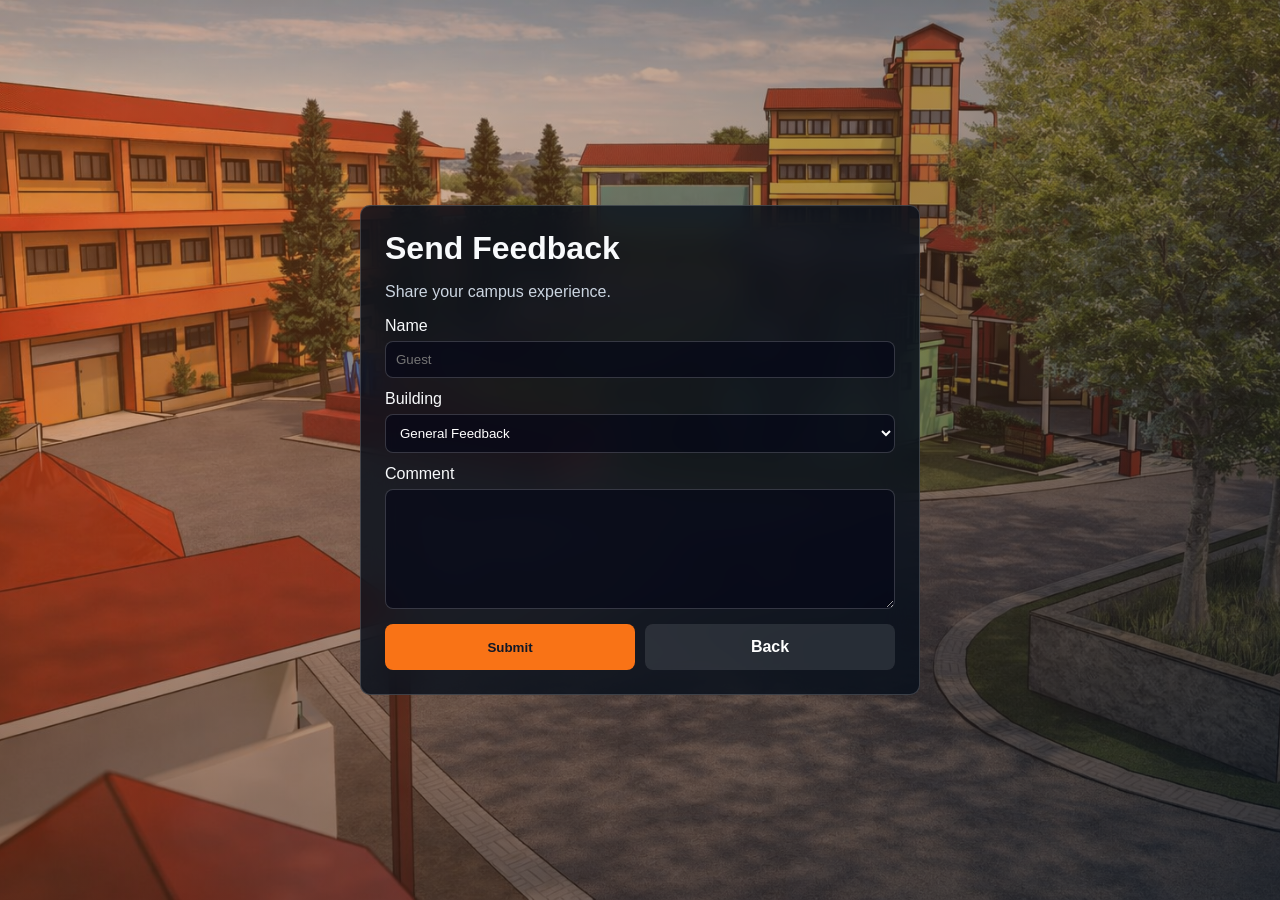
<file: feedback.html>
<!DOCTYPE html>
<html lang="en">
<head>
<meta charset="UTF-8">
<meta name="viewport" content="width=device-width, initial-scale=1.0">
<title>Feedback | MSU-MCEST AR Campus Guide</title>

<script src="orientation-lock.js" defer></script>
<script src="supabase-config.js"></script>

<style>
:root {
  --text: #f8fafc;
  --muted: #cbd5e1;
  --line: rgba(255,255,255,.18);
  --panel: rgba(7, 15, 28, .82);
  --accent: #f97316;
  --green: #1fbf75;
}

* { box-sizing: border-box; }

body {
  margin: 0;
  min-height: 100vh;
  display: grid;
  place-items: center;
  font-family: Arial, sans-serif;
  color: var(--text);
  padding: 20px;
  background:
    linear-gradient(135deg, rgba(249,115,22,.34), rgba(8,17,29,.72)),
    url("images/2background.png") center/cover fixed;
}

.panel {
  width: min(560px, 100%);
  padding: 24px;
  border: 1px solid var(--line);
  border-radius: 10px;
  background: var(--panel);
  backdrop-filter: blur(16px);
}

h1 { margin: 0; font-size: 32px; }

p { color: var(--muted); }

.field {
  margin-bottom: 12px;
  display: grid;
  gap: 6px;
}

input, select, textarea {
  width: 100%;
  padding: 10px;
  border-radius: 8px;
  border: 1px solid var(--line);
  background: rgba(2,6,23,.6);
  color: white;
}

textarea { min-height: 120px; }

button, a {
  display: grid;
  place-items: center;
  height: 46px;
  border-radius: 8px;
  border: none;
  cursor: pointer;
  font-weight: bold;
  text-decoration: none;
}

button {
  background: var(--accent);
  color: #111827;
}

a {
  background: rgba(255,255,255,.1);
  color: white;
}

.actions {
  display: grid;
  grid-template-columns: 1fr 1fr;
  gap: 10px;
  margin-top: 15px;
}

.message {
  margin-bottom: 10px;
  padding: 10px;
  border-radius: 8px;
  display: none;
  background: rgba(31,191,117,.15);
  border: 1px solid rgba(31,191,117,.4);
  color: #dcfce7;
}

.message.active { display: block; }

@media (max-width: 600px) {
  .actions { grid-template-columns: 1fr; }
}
</style>
</head>

<body>

<div class="panel">
  <h1>Send Feedback</h1>
  <p>Share your campus experience.</p>

  <div id="message" class="message"></div>

  <form id="feedbackForm">
    <div class="field">
      <label>Name</label>
      <input id="userName" placeholder="Guest">
    </div>

    <div class="field">
      <label>Building</label>
      <select id="buildingSelect"></select>
    </div>

    <div class="field">
      <label>Comment</label>
      <textarea id="comment" required></textarea>
    </div>

    <div class="actions">
      <button type="submit">Submit</button>
      <a href="student.html">Back</a>
    </div>
  </form>
</div>

<script>
const API_BUILDINGS = "api/buildings.php";
const SUPABASE_CONFIG = window.MSU_SUPABASE || {};

const fallbackBuildings = [
  { id: "", name: "General Feedback" },
  { id: "gate", name: "Main Gate / Entrance" },
  { id: "admin", name: "Administration Building" },
  { id: "dcs", name: "Department of Computer Science" },
  { id: "dhess", name: "Department of Humanities, Education, and Social Sciences" },
  { id: "secondary", name: "Secondary Department" },
  { id: "hotel", name: "Hotel Building" },
  { id: "halal", name: "Halal Center" },
  { id: "kitchen", name: "Kitchen Lab" },
  { id: "tesda", name: "TESDA Center" }
];

function showMessage(text) {
  const msg = document.getElementById("message");
  msg.textContent = text;
  msg.classList.add("active");
}

async function loadBuildings() {
  let buildings = fallbackBuildings;

  try {
    const res = await fetch(API_BUILDINGS);
    const data = await res.json();

    if (res.ok && data.ok && Array.isArray(data.buildings)) {
      buildings = [{ id: "", name: "General Feedback" }, ...data.buildings];
    }
  } catch (e) {}

  const select = document.getElementById("buildingSelect");
  select.innerHTML = "";

  buildings.forEach(b => {
    select.add(new Option(b.name, b.id));
  });
}

// ✅ SUPABASE ONLY
async function submitToSupabase(payload) {
  const url = SUPABASE_CONFIG.url;
  const key = SUPABASE_CONFIG.anonKey;

  if (!url || !key) {
    throw new Error("Supabase not configured");
  }

  const endpoint = `${url.replace(/\/$/, "")}/rest/v1/${SUPABASE_CONFIG.feedbackTable || "feedback"}`;

  const res = await fetch(endpoint, {
    method: "POST",
    headers: {
      "Content-Type": "application/json",
      "apikey": key,
      "Authorization": `Bearer ${key}`,
      "Prefer": "return=minimal"
    },
    body: JSON.stringify({
      user_name: payload.user_name,
      marker_id: payload.marker_id || null,
      comment: payload.comment,
      created_at: new Date().toISOString()
    })
  });

  if (!res.ok) {
    throw new Error(await res.text());
  }
}

document.getElementById("feedbackForm").addEventListener("submit", async (e) => {
  e.preventDefault();

  const payload = {
    user_name: document.getElementById("userName").value.trim() || "Guest",
    marker_id: document.getElementById("buildingSelect").value,
    comment: document.getElementById("comment").value.trim()
  };

  if (!payload.comment) {
    showMessage("Please enter a comment.");
    return;
  }

  try {
    await submitToSupabase(payload);
    document.getElementById("feedbackForm").reset();
    showMessage("Feedback submitted successfully!");
  } catch (err) {
    console.error(err);
    showMessage("Submission failed. Check Supabase setup.");
  }
});

loadBuildings();
</script>

</body>
</html>
</file>
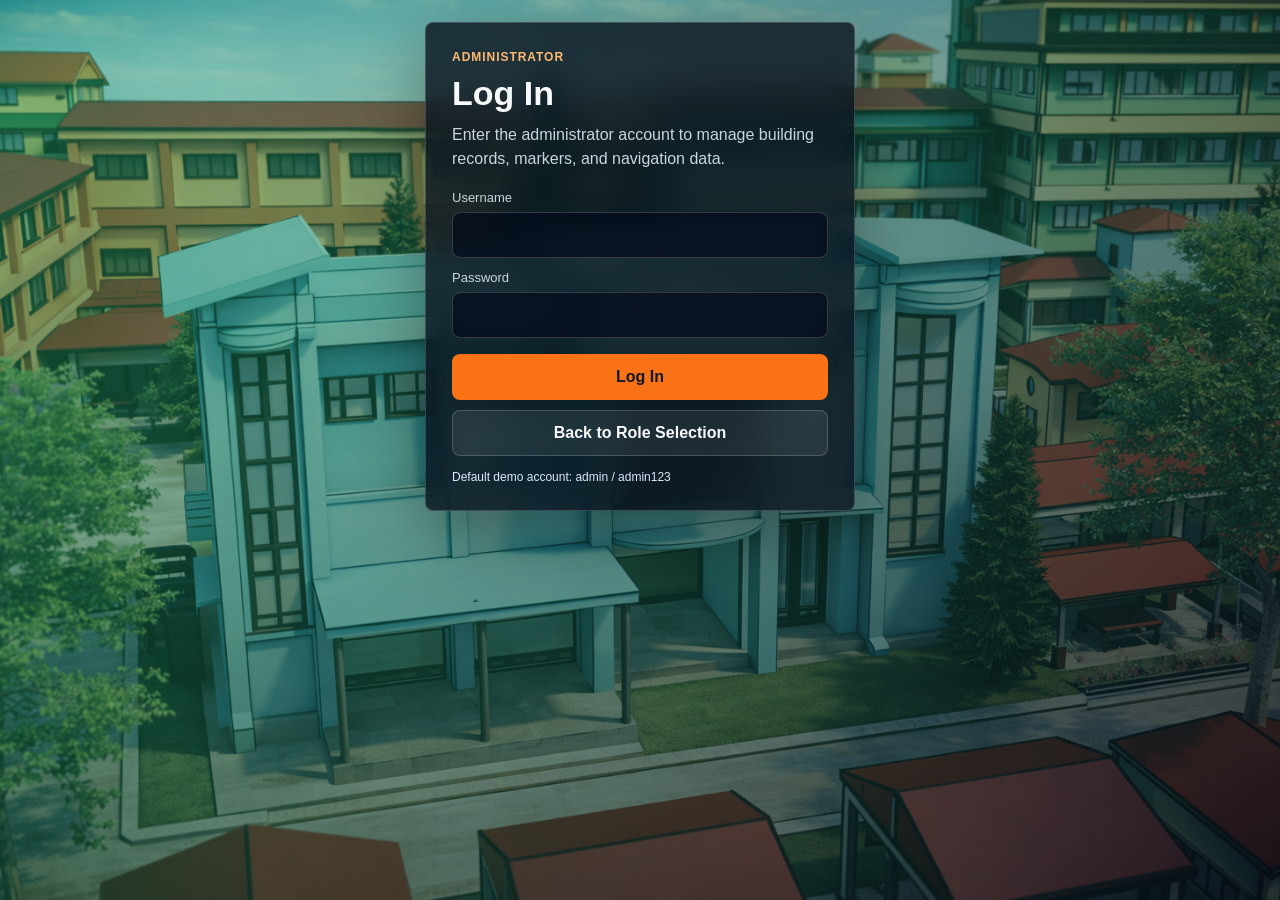
<file: login.html>
<!DOCTYPE html>
<html lang="en">
<head>
<meta charset="UTF-8">
<meta name="viewport" content="width=device-width, initial-scale=1.0">
<title>Admin Login | MSU-MCEST AR Guide</title>
<script src="orientation-lock.js" defer></script>
<style>
:root {
  --text: #f8fafc;
  --muted: #cbd5e1;
  --line: rgba(255,255,255,.18);
  --panel: rgba(7, 15, 28, .78);
  --accent: #f97316;
  --green: #1fbf75;
  --red: #ef4444;
}
* { box-sizing: border-box; }
html, body { margin: 0; min-height: 100%; font-family: "Segoe UI", Arial, sans-serif; color: var(--text); }
body {
  display: grid;
  place-items: center;
  padding: 22px;
  background:
    linear-gradient(135deg, rgba(31,191,117,.42), rgba(8,17,29,.72)),
    url("images/1background.png") center / cover fixed,
    #08111d;
}
.login {
  width: min(430px, 100%);
  border: 1px solid var(--line);
  border-radius: 8px;
  padding: 26px;
  background: var(--panel);
  backdrop-filter: blur(16px);
  box-shadow: 0 22px 70px rgba(0,0,0,.34);
}
.eyebrow { margin: 0 0 8px; color: #fdba74; font-weight: 800; font-size: 12px; letter-spacing: .08em; text-transform: uppercase; }
h1 { margin: 0; font-size: 34px; letter-spacing: 0; }
p { color: var(--muted); line-height: 1.45; margin: 10px 0 20px; }
.field { display: grid; gap: 7px; margin-bottom: 12px; }
label { color: var(--muted); font-size: 13px; }
input {
  width: 100%;
  border: 1px solid var(--line);
  border-radius: 8px;
  min-height: 46px;
  padding: 10px 12px;
  color: var(--text);
  background: rgba(2,6,23,.62);
  outline: none;
}
input:focus { border-color: rgba(31,191,117,.8); }
.actions { display: grid; gap: 10px; margin-top: 16px; }
button, a {
  min-height: 46px;
  border: 1px solid var(--line);
  border-radius: 8px;
  display: grid;
  place-items: center;
  padding: 10px 12px;
  font: inherit;
  font-weight: 800;
  color: var(--text);
  text-decoration: none;
  background: rgba(255,255,255,.08);
  cursor: pointer;
}
button { background: var(--accent); color: #111827; border-color: transparent; }
.error {
  display: none;
  border: 1px solid rgba(239,68,68,.42);
  border-radius: 8px;
  padding: 10px;
  color: #fecaca;
  background: rgba(239,68,68,.13);
}
.error.active { display: block; }
.hint { margin-top: 14px; font-size: 12px; color: #dbeafe; }
</style>
</head>
<body>
<main class="login">
  <p class="eyebrow">Administrator</p>
  <h1>Log In</h1>
  <p>Enter the administrator account to manage building records, markers, and navigation data.</p>
  <div id="error" class="error">Invalid username or password.</div>
  <form id="loginForm">
    <div class="field">
      <label for="username">Username</label>
      <input id="username" autocomplete="username" required>
    </div>
    <div class="field">
      <label for="password">Password</label>
      <input id="password" type="password" autocomplete="current-password" required>
    </div>
    <div class="actions">
      <button type="submit">Log In</button>
      <a href="index.html">Back to Role Selection</a>
    </div>
  </form>
  <div class="hint">Default demo account: admin / admin123</div>
</main>

<script>
const ADMIN_USERNAME = "admin";
const ADMIN_PASSWORD = "admin123";
const API_LOGIN = "api/login.php";

if (sessionStorage.getItem("adminLoggedIn") === "true") {
  location.href = "admin.html";
}

document.getElementById("loginForm").addEventListener("submit", async event => {
  event.preventDefault();
  const username = document.getElementById("username").value.trim();
  const password = document.getElementById("password").value;
  try {
    const response = await fetch(API_LOGIN, {
      method: "POST",
      headers: { "Content-Type": "application/json" },
      body: JSON.stringify({ username, password })
    });
    const data = await response.json();
    if (response.ok && data.ok) {
      sessionStorage.setItem("adminLoggedIn", "true");
      sessionStorage.setItem("adminUser", JSON.stringify(data.admin));
      location.href = "admin.html";
      return;
    }
  } catch (error) {
    // Static file fallback for local prototype viewing without PHP/MySQL.
  }
  if (username === ADMIN_USERNAME && password === ADMIN_PASSWORD) {
    sessionStorage.setItem("adminLoggedIn", "true");
    location.href = "admin.html";
    return;
  }
  document.getElementById("error").classList.add("active");
});
</script>
</body>
</html>
</file>
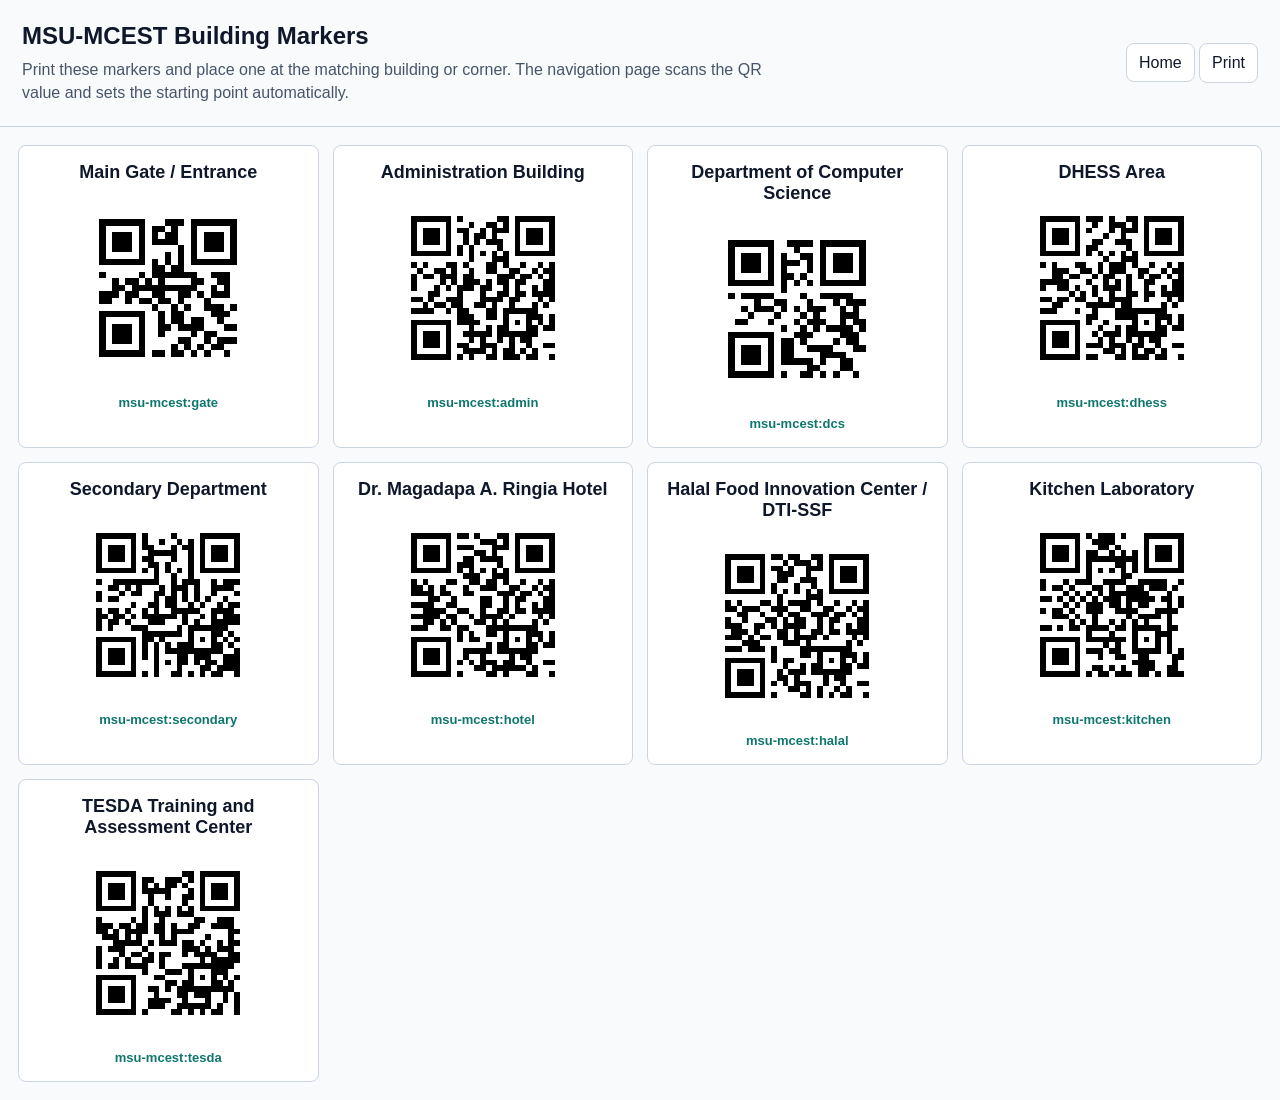
<file: markers.html>
<!DOCTYPE html>
<html lang="en">
<head>
<meta charset="UTF-8">
<meta name="viewport" content="width=device-width, initial-scale=1.0">
<title>MSU-MCEST Navigation Markers</title>
<script src="orientation-lock.js" defer></script>
<style>
:root {
  --ink: #0f172a;
  --muted: #475569;
  --line: #cbd5e1;
  --accent: #0f766e;
}
* { box-sizing: border-box; }
body {
  margin: 0;
  font-family: "Segoe UI", Arial, sans-serif;
  color: var(--ink);
  background: #f8fafc;
}
header {
  padding: 22px;
  display: flex;
  align-items: center;
  justify-content: space-between;
  gap: 12px;
  border-bottom: 1px solid var(--line);
}
h1 { margin: 0; font-size: 24px; letter-spacing: 0; }
p { color: var(--muted); margin: 8px 0 0; max-width: 760px; line-height: 1.45; }
a, button {
  border: 1px solid var(--line);
  border-radius: 8px;
  padding: 10px 12px;
  background: white;
  color: var(--ink);
  text-decoration: none;
  font: inherit;
  cursor: pointer;
}
main {
  padding: 18px;
  display: grid;
  grid-template-columns: repeat(auto-fit, minmax(240px, 1fr));
  gap: 14px;
}
.marker {
  background: white;
  border: 1px solid var(--line);
  border-radius: 8px;
  padding: 16px;
  text-align: center;
  break-inside: avoid;
}
.marker h2 { margin: 0 0 10px; font-size: 18px; letter-spacing: 0; }
.marker img {
  width: 190px;
  height: 190px;
  image-rendering: pixelated;
}
.payload {
  margin-top: 8px;
  color: var(--accent);
  font-weight: 700;
  font-size: 13px;
  word-break: break-word;
}
@media print {
  header { display: none; }
  body { background: white; }
  main { grid-template-columns: repeat(2, 1fr); padding: 0; }
  .marker { border: 1px solid #111827; border-radius: 0; min-height: 310px; }
}
</style>
</head>
<body>
<header>
  <div>
    <h1>MSU-MCEST Building Markers</h1>
    <p>Print these markers and place one at the matching building or corner. The navigation page scans the QR value and sets the starting point automatically.</p>
  </div>
  <div>
    <a href="index.html">Home</a>
    <button onclick="print()">Print</button>
  </div>
</header>
<main id="markers"></main>

<script>
const places = [
  { id: "gate", name: "Main Gate / Entrance" },
  { id: "admin", name: "Administration Building" },
  { id: "dcs", name: "Department of Computer Science" },
  { id: "dhess", name: "DHESS Area" },
  { id: "secondary", name: "Secondary Department" },
  { id: "hotel", name: "Dr. Magadapa A. Ringia Hotel" },
  { id: "halal", name: "Halal Food Innovation Center / DTI-SSF" },
  { id: "kitchen", name: "Kitchen Laboratory" },
  { id: "tesda", name: "TESDA Training and Assessment Center" }
];

const markerRoot = document.getElementById("markers");
places.forEach(place => {
  const payload = "msu-mcest:" + place.id;
  const card = document.createElement("section");
  card.className = "marker";
  card.innerHTML = `
    <h2>${place.name}</h2>
    <img alt="${place.name} QR marker" src="markers/${place.id}.png">
    <div class="payload">${payload}</div>
  `;
  markerRoot.appendChild(card);
});
</script>
</body>
</html>
</file>
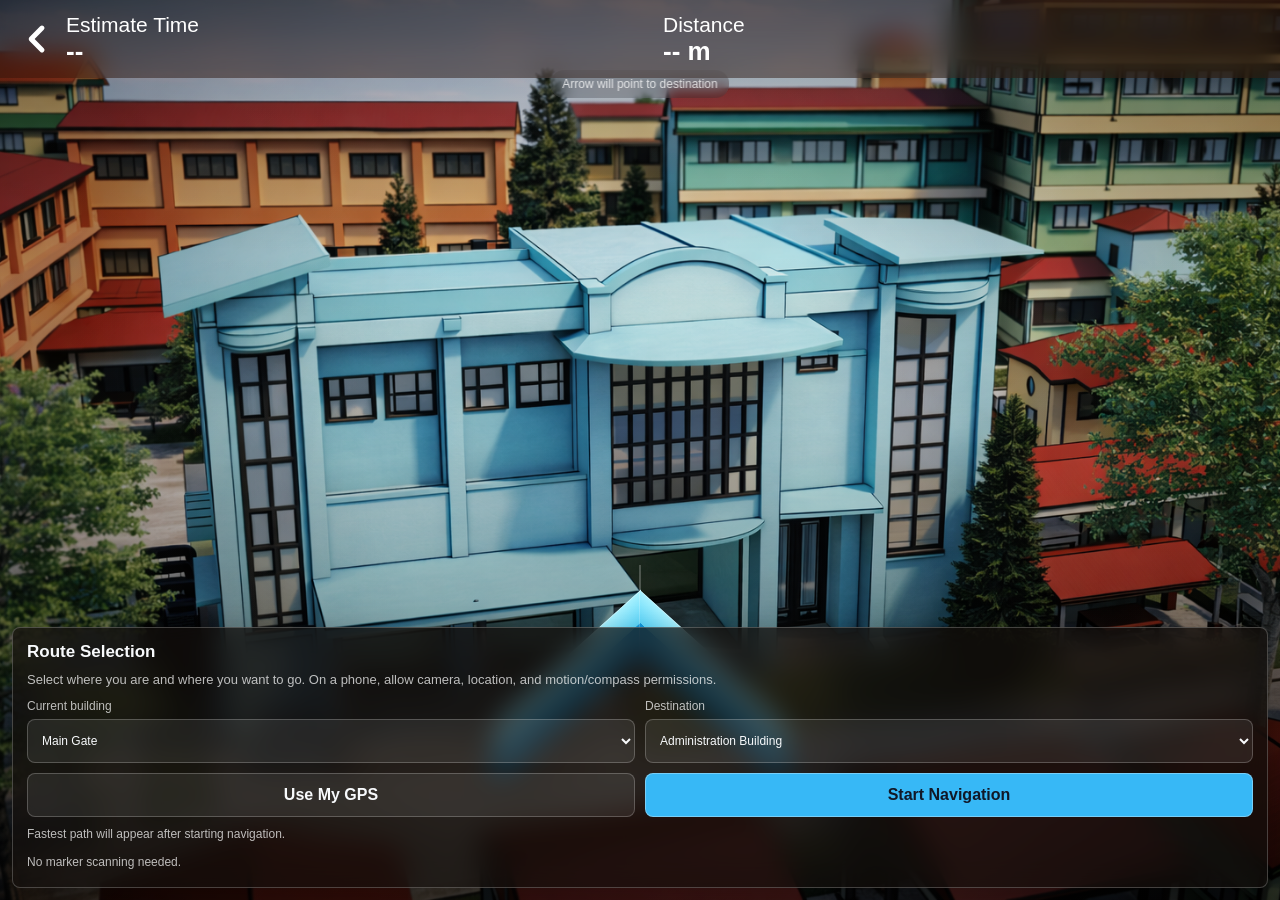
<file: navigation.html>
<!DOCTYPE html>
<html lang="en">
<head>
<meta charset="UTF-8">
<meta name="viewport" content="width=device-width, initial-scale=1.0, viewport-fit=cover">
<title>AR Navigation | MSU-MCEST</title>
<script src="orientation-lock.js" defer></script>
<style>
:root {
  --text: #f8fafc;
  --muted: rgba(255,255,255,.72);
  --panel: rgba(34, 18, 11, .58);
  --panel-strong: rgba(18, 12, 9, .74);
  --accent: #37b8f6;
  --accent-light: #a9f2ff;
  --accent-deep: #1298dd;
  --ok: #22c55e;
  --warn: #facc15;
  --line: rgba(255,255,255,.22);
}

* { box-sizing: border-box; }

html, body {
  margin: 0;
  height: 100%;
  font-family: -apple-system, BlinkMacSystemFont, "SF Pro Display", "Segoe UI", Arial, sans-serif;
  color: var(--text);
  background: #0f0d0c;
  overflow: hidden;
}

video, .camera-fallback {
  position: fixed;
  inset: 0;
  width: 100%;
  height: 100%;
  object-fit: cover;
  background:
    linear-gradient(90deg, #5d2b18 0 11%, #d09d60 11% 29%, #ad7450 29% 47%, #f1bd82 47% 64%, #c4693d 64% 84%, #7d351e 84%),
    linear-gradient(180deg, #8f4f2e 0 49%, #8b4425 49% 63%, #b99b70 63% 100%);
}

video {
  z-index: 0;
  opacity: 0;
  visibility: hidden;
  transition: opacity .2s ease;
}

body.camera-ready video {
  opacity: 1;
  visibility: visible;
}

.camera-fallback {
  z-index: 1;
  display: grid;
  place-items: end center;
  height: 100%;
  inset: 0;
  padding: 24px 16px calc(26px + env(safe-area-inset-bottom));
  text-align: center;
  color: rgba(255,255,255,.82);
  background:
    linear-gradient(180deg, rgba(0,0,0,.12), rgba(0,0,0,.06) 48%, rgba(0,0,0,.34)),
    url("images/1background.png") center / cover no-repeat,
    linear-gradient(90deg, #5d2b18 0 11%, #d09d60 11% 29%, #ad7450 29% 47%, #f1bd82 47% 64%, #c4693d 64% 84%, #7d351e 84%);
  font-size: 13px;
}

.hidden { display: none !important; }

.shade {
  position: fixed;
  inset: 0;
  z-index: 2;
  pointer-events: none;
  background:
    linear-gradient(180deg, rgba(0,0,0,.2), transparent 28%, rgba(0,0,0,.12) 68%, rgba(0,0,0,.38)),
    radial-gradient(circle at 50% 52%, transparent 0 34%, rgba(0,0,0,.16) 76%);
}

.navbar {
  position: fixed;
  top: 0;
  left: 0;
  right: 0;
  z-index: 20;
  display: flex;
  justify-content: flex-start;
  align-items: center;
  gap: 14px;
  min-height: calc(60px + env(safe-area-inset-top));
  padding: calc(13px + env(safe-area-inset-top)) 22px 13px;
  background: rgba(46, 24, 14, .48);
  backdrop-filter: blur(14px) saturate(130%);
  border-bottom: 0;
}

.back-btn {
  position: relative;
  width: 30px;
  height: 34px;
  flex: 0 0 30px;
  overflow: hidden;
  text-indent: -999px;
  white-space: nowrap;
  min-height: 34px;
  padding: 0;
  border: 0;
  border-radius: 0;
  background: transparent;
  cursor: pointer;
}

.back-btn::before,
.back-btn::after {
  content: "";
  position: absolute;
  left: 7px;
  top: 50%;
  width: 20px;
  height: 5px;
  border-radius: 999px;
  background: #fff;
  transform-origin: 2px 50%;
}

.back-btn::before {
  transform: translateY(-50%) rotate(45deg);
}

.back-btn::after {
  transform: translateY(-50%) rotate(-45deg);
}

.navbar::after {
  content: "";
  margin-left: auto;
}

.navbar .stats {
  display: grid;
  grid-template-columns: minmax(0, 1fr) minmax(0, 1fr);
  align-items: center;
  gap: 16px;
  flex: 1 1 auto;
  min-width: 0;
}

.navbar .stat {
  display: grid;
  gap: 2px;
  min-width: 0;
}

.navbar .stat span {
  display: block;
  min-width: 0;
  font-size: clamp(15px, 3.6vw, 21px);
  line-height: 1.1;
  font-weight: 500;
  letter-spacing: 0;
  text-transform: none;
  color: #fff;
  white-space: nowrap;
}

.navbar .stat strong {
  display: block;
  min-width: 0;
  overflow: hidden;
  text-overflow: ellipsis;
  color: #fff;
  font-size: clamp(18px, 4.4vw, 26px);
  line-height: 1.05;
  font-weight: 700;
  white-space: nowrap;
}

.navbar .stat small {
  display: none;
}

.arrow-layer {
  position: fixed;
  inset: 0;
  z-index: 6;
  display: grid;
  place-items: center;
  pointer-events: none;
}

.arrow-wrap {
  width: min(51vw, 270px);
  aspect-ratio: 1.65;
  display: grid;
  place-items: center;
  transform: translateY(17vh);
  filter: drop-shadow(0 20px 20px rgba(0,0,0,.28));
}

.arrow {
  width: 100%;
  height: 100%;
  position: relative;
  transform-origin: 50% 66%;
  transition: transform .22s ease-out;
}

.arrow::before,
.arrow::after {
  content: "";
  position: absolute;
  bottom: 18%;
  width: 55%;
  height: 40%;
  background: linear-gradient(180deg, var(--accent-light), #5ed7fb 50%, var(--accent-deep) 51%, #0d8cd5);
  box-shadow: inset 0 1px rgba(255,255,255,.5);
}

.arrow::before {
  right: 50%;
  transform: skewY(-42deg);
  transform-origin: 100% 100%;
  border-radius: 16px 0 8px 16px;
}

.arrow::after {
  left: 50%;
  transform: skewY(42deg);
  transform-origin: 0 100%;
  border-radius: 0 16px 16px 8px;
}

.arrow .arrow-ridge {
  position: absolute;
  left: 50%;
  bottom: 19%;
  width: 2px;
  height: 54%;
  transform: translateX(-50%);
  background: rgba(255,255,255,.22);
}

.bearing-pill {
  position: fixed;
  top: calc(70px + env(safe-area-inset-top));
  left: 50%;
  z-index: 10;
  transform: translateX(-50%);
  padding: 7px 12px;
  border: 0;
  border-radius: 999px;
  background: rgba(0,0,0,.2);
  backdrop-filter: blur(8px);
  font-size: 12px;
  color: rgba(255,255,255,.78);
  white-space: nowrap;
}

.panel {
  position: fixed;
  left: 12px;
  right: 12px;
  bottom: calc(12px + env(safe-area-inset-bottom));
  z-index: 16;
  max-height: min(48vh, 430px);
  overflow-y: auto;
  -webkit-overflow-scrolling: touch;
  pointer-events: auto;
  background: rgba(19, 14, 12, .72);
  border: 1px solid var(--line);
  border-radius: 8px;
  padding: 14px;
  backdrop-filter: blur(14px);
  box-shadow: 0 18px 40px rgba(0,0,0,.35);
}

.panel h3 {
  margin: 0 0 10px;
  font-size: 17px;
}

.panel p {
  margin: 0 0 12px;
  color: var(--muted);
  font-size: 13px;
}

.row {
  display: grid;
  gap: 10px;
}

.two {
  grid-template-columns: 1fr 1fr;
}

label {
  display: grid;
  gap: 6px;
  color: var(--muted);
  font-size: 12px;
}

select, button {
  width: 100%;
  min-height: 44px;
  border-radius: 8px;
  border: 1px solid var(--line);
  font: inherit;
}

select {
  color: var(--text);
  background: rgba(255,255,255,.08);
  padding: 0 10px;
}

option {
  color: #111827;
  background: #ffffff;
}

button {
  background: #17413d;
  color: var(--text);
  padding: 0 12px;
  font-weight: 700;
}

button.primary {
  background: var(--accent);
  color: #111827;
  border-color: rgba(255,255,255,.32);
}

button.secondary {
  background: rgba(255,255,255,.08);
}

.status {
  min-height: 18px;
  margin-top: 10px;
  color: var(--muted);
  font-size: 12px;
}

.status.ok { color: var(--ok); }
.status.warn { color: var(--warn); }

.instruction {
  margin-top: 10px;
  padding: 10px 12px;
  border: 1px solid rgba(55,184,246,.5);
  border-radius: 8px;
  background: rgba(55,184,246,.14);
  color: #d8f8ff;
  font-size: 14px;
  font-weight: 700;
}

.route-map {
  margin-top: 10px;
  height: 118px;
  border: 1px solid var(--line);
  border-radius: 8px;
  background: rgba(255,255,255,.06);
  overflow: hidden;
}

.route-map svg {
  width: 100%;
  height: 100%;
  display: block;
}

.route-map text {
  fill: var(--muted);
  font-size: 10px;
}

.route-map .route-line {
  fill: none;
  stroke: var(--accent);
  stroke-width: 4;
  stroke-linecap: round;
  stroke-linejoin: round;
}

.route-map .route-node {
  fill: #0f172a;
  stroke: #ffffff;
  stroke-width: 2;
}

.route-map .route-current {
  fill: var(--ok);
  stroke: #ffffff;
  stroke-width: 2;
}

.toast {
  position: fixed;
  left: 12px;
  right: 12px;
  top: calc(196px + env(safe-area-inset-top));
  z-index: 18;
  display: none;
  padding: 11px 12px;
  border: 1px solid rgba(250,204,21,.55);
  border-radius: 8px;
  background: rgba(30, 25, 12, .92);
  color: #fef3c7;
  font-size: 13px;
  backdrop-filter: blur(12px);
}

.toast.active,
.navigating .toast.active {
  display: none;
}

.arrival-ar {
  position: fixed;
  left: 50%;
  top: 50%;
  z-index: 30;
  display: none;
  width: min(86vw, 460px);
  transform: translate(-50%, -50%);
  padding: 18px 20px;
  border: 1px solid rgba(34,197,94,.86);
  border-radius: 8px;
  background: rgba(10, 24, 18, .82);
  color: #ecfdf5;
  text-align: center;
  backdrop-filter: blur(12px);
  box-shadow: 0 22px 60px rgba(0,0,0,.34);
  pointer-events: none;
}

.arrival-ar.active {
  display: block;
}

.arrival-ar strong {
  display: block;
  font-size: clamp(28px, 8vw, 48px);
  line-height: 1;
}

.arrival-ar span {
  display: block;
  margin-top: 8px;
  color: rgba(236,253,245,.82);
  font-size: clamp(14px, 3.8vw, 18px);
}

.guide-hud {
  position: fixed;
  left: 12px;
  right: 12px;
  bottom: calc(22px + env(safe-area-inset-bottom));
  z-index: 15;
  display: none;
  gap: 10px;
  pointer-events: auto;
}

.guide-card {
  padding: 12px;
  border: 1px solid var(--line);
  border-radius: 8px;
  background: rgba(16, 12, 10, .36);
  backdrop-filter: blur(12px);
  box-shadow: 0 18px 40px rgba(0,0,0,.28);
}

.guide-actions {
  display: grid;
  grid-template-columns: 1fr;
  gap: 8px;
  margin-top: 8px;
}

.navigating .panel {
  display: none;
}

.navigating .guide-hud {
  display: none;
}

.navigating .bearing-pill {
  display: none;
  top: calc(70px + env(safe-area-inset-top));
  max-width: calc(100vw - 24px);
  overflow: hidden;
  text-overflow: ellipsis;
}

#rotateAdvice,
body.navigating #rotateAdvice {
  display: none !important;
}

body.camera-ready .camera-fallback {
  display: none;
}

@media (max-width: 520px) {
  .navbar {
    gap: 10px;
    padding-left: 18px;
    padding-right: 18px;
  }
  .navbar .stats {
    gap: 10px;
  }
  .navbar .stat span {
    font-size: 14px;
  }
  .navbar .stat strong {
    font-size: 19px;
  }
  .two { grid-template-columns: 1fr; }
  .panel {
    max-height: 42vh;
    padding: 12px;
  }
  .navigating .arrow-wrap {
    width: min(52vw, 250px);
    transform: translateY(16vh);
  }
  .guide-card {
    padding: 10px;
  }
  .route-map {
    height: 92px;
  }
}
</style>
</head>
<body>
<video id="camera" autoplay playsinline muted></video>
<div id="fallback" class="camera-fallback" aria-hidden="true"></div>
<div class="shade"></div>

<div class="navbar">
  <button id="backBtn" class="back-btn" type="button" aria-label="Back">Back</button>
  <section class="stats" aria-label="Navigation status">
    <div class="stat">
      <span>Estimate Time</span>
      <strong id="etaText">--</strong>
      <small id="accuracyText">Waiting for GPS</small>
    </div>
    <div class="stat">
      <span>Distance</span>
      <strong id="distanceText">-- m</strong>
      <small id="trendText">Choose route</small>
    </div>
  </section>
</div>

<div class="bearing-pill" id="bearingText">Arrow will point to destination</div>

<div class="arrow-layer">
  <div class="arrow-wrap">
    <div id="arrow" class="arrow" aria-hidden="true"><span class="arrow-ridge"></span></div>
  </div>
</div>

<section class="panel">
  <h3>Route Selection</h3>
  <p>Select where you are and where you want to go. On a phone, allow camera, location, and motion/compass permissions.</p>
  <div class="row">
    <div class="row two">
      <label>
        Current building
        <select id="startSelect"></select>
      </label>
      <label>
        Destination
        <select id="destinationSelect"></select>
      </label>
    </div>
    <div class="row two">
      <button id="useGpsBtn" class="secondary">Use My GPS</button>
      <button id="startBtn" class="primary">Start Navigation</button>
    </div>
  </div>
  <div id="routeText" class="status">Fastest path will appear after starting navigation.</div>
  <div id="statusText" class="status">No marker scanning needed.</div>
</section>

<section class="guide-hud" aria-label="Active navigation">
  <div class="guide-card">
    <div id="instructionText" class="instruction">Choose a route to begin.</div>
    <div id="routeMap" class="route-map" aria-label="Route mini map"></div>
    <div class="guide-actions">
      <button id="changeRouteBtn" class="secondary">Change Route</button>
    </div>
  </div>
</section>

<div id="arrivalAr" class="arrival-ar" role="status" aria-live="polite" aria-hidden="true">
  <strong>You&apos;ve arrived</strong>
  <span id="arrivalArText">You are in front of your destination.</span>
</div>
<div id="calibrationToast" class="toast">Move your phone in a figure-8 motion to calibrate compass.</div>

<script>
const PLACES = [
  { id: "main-gate", name: "Main Gate", lat: 8.160868, lng: 123.959592 },
  { id: "claudio-cabug", name: "Claudio Cabug Building", lat: 8.160997, lng: 123.959690 },
  { id: "medical-rooms", name: "Medical Rooms", lat: 8.161137, lng: 123.959588 },
  { id: "computer-laboratory", name: "Computer Laboratory", lat: 8.161281, lng: 123.959455 },
  { id: "avr", name: "AVR", lat: 8.161332, lng: 123.959436 },
  { id: "cafeteria", name: "Cafeteria", lat: 8.160896, lng: 123.959209 },
  { id: "jhs", name: "JHS", lat: 8.160870, lng: 123.959057 },
  { id: "tennis-court", name: "Tennis Court", lat: 8.160953, lng: 123.959360 },
  { id: "academic-building", name: "Academic Building", lat: 8.161048, lng: 123.959469 },
  { id: "det", name: "DET", lat: 8.161394, lng: 123.959400 },
  { id: "dti", name: "DTI", lat: 8.161251, lng: 123.959141 },
  { id: "college-department", name: "College Department Building", lat: 8.161404, lng: 123.960146 },
  { id: "rotc-office", name: "ROTC Office", lat: 8.161289, lng: 123.960024 },
  { id: "flagpole", name: "Flagpole", lat: 8.161164, lng: 123.959904 },
  { id: "basketball-court", name: "Basketball Court", lat: 8.161271, lng: 123.959723 },
  { id: "dit-laboratories", name: "DIT Laboratories", lat: 8.161772, lng: 123.958869 },
  { id: "isl", name: "ISL", lat: 8.162034, lng: 123.958729 },
  { id: "dit", name: "DIT", lat: 8.161793, lng: 123.958404 },
  { id: "college-annex", name: "College Annex Building", lat: 8.162542, lng: 123.959373 },
  { id: "pavilion", name: "Pavilion", lat: 8.162211, lng: 123.959163 },
  { id: "oval", name: "Oval", lat: 8.162321, lng: 123.959371, entrances: [{ lat: 8.162321, lng: 123.959371 }, { lat: 8.161452, lng: 123.959829 }] },
  { id: "palawan-building", name: "Palawan Building", lat: 8.162668, lng: 123.959759 },
  { id: "ringia-hotel", name: "Dr. Magadapa A. Ringia Hotel", lat: 8.162140, lng: 123.960061 },
  { id: "administration", name: "Administration Building", lat: 8.161927, lng: 123.960194 },
  { id: "campus-gym", name: "Campus Gym", lat: 8.161686, lng: 123.960301 },
  { id: "badminton-court", name: "Badminton Court", lat: 8.161401, lng: 123.960477 },
  { id: "sdc", name: "SDC", lat: 8.161611, lng: 123.959523 },
  { id: "tambayan-a", name: "Tambayan a", lat: 8.161829, lng: 123.959076 },
  { id: "tambayan-b", name: "Tambayan b", lat: 8.161885, lng: 123.959140 },
  { id: "fab-shop", name: "Fab. Shop / SHS Smaw LAB", lat: 8.161484, lng: 123.959026 },
  { id: "girls-dormitories", name: "Girl's Dormitories", lat: 8.162255, lng: 123.958952 },
  { id: "executive-house", name: "Executive House", lat: 8.162186, lng: 123.958972 },
  { id: "intersection-a", name: "Intersection A (straight)", lat: 8.160951, lng: 123.959590, selectable: false },
  { id: "intersection-b", name: "Intersection B (right)", lat: 8.160938, lng: 123.959604, selectable: false },
  { id: "intersection-c", name: "Intersection C (left)", lat: 8.160944, lng: 123.959587, selectable: false },
  { id: "jhs-turn-right", name: "JHS/Cafeteria turn right", lat: 8.160863, lng: 123.959384, selectable: false },
  { id: "jhs-turn-left", name: "JHS/Cafeteria turn left", lat: 8.160955, lng: 123.959324, selectable: false },
  { id: "sdc-turn-left", name: "SDC turn left", lat: 8.161117, lng: 123.959967, selectable: false },
  { id: "gym-turn-left", name: "Gym/Admin turn left", lat: 8.161379, lng: 123.960459, selectable: false },
  { id: "dti-turn-left", name: "DTI turn left", lat: 8.161333, lng: 123.959373, selectable: false },
  { id: "fab-turn-right", name: "Fab Shop turn right", lat: 8.161253, lng: 123.959169, selectable: false },
  { id: "dit-turn-left", name: "DIT turn left", lat: 8.161966, lng: 123.958799, selectable: false },
  { id: "dorm-turn-right", name: "Girls Dormitory turn right", lat: 8.162082, lng: 123.959002, selectable: false },
  { id: "intersection-d", name: "Intersection D (left DTI)", lat: 8.161333, lng: 123.959373, selectable: false },
  { id: "intersection-e", name: "Intersection E (left ISL)", lat: 8.162050, lng: 123.958949, selectable: false }
];

const WALKING_SPEED_MPS = 1.25;
const ARRIVAL_RADIUS_M = 7;
const ARRIVAL_CONFIRM_READINGS = 1;
const ARRIVAL_EXIT_BUFFER_M = 6;
const MAX_USABLE_ACCURACY_M = Infinity;
const GOOD_ACCURACY_M = 18;
const MAX_WALKING_JUMP_MPS = 12;
const OFF_ROUTE_DISTANCE_M = 22;
const REROUTE_COOLDOWN_MS = 8000;
const STANDING_STILL_MS = 9000;
const CAMERA_RETRY_DELAY_MS = 600;
const HEADING_SMOOTHING = 0.18;
const BEARING_SMOOTHING = 0.14;
const MAX_HEADING_STEP_DEG = 55;
const ORIENTATION_UPDATE_MS = 120;
const ROUTE_LINKS = [
  ["main-gate", "intersection-a"],
  ["main-gate", "intersection-b"],
  ["main-gate", "intersection-c"],
  ["intersection-a", "claudio-cabug"],
  ["intersection-b", "claudio-cabug"],
  ["intersection-c", "tennis-court"],
  ["intersection-c", "jhs-turn-right"],
  ["tennis-court", "jhs-turn-right"],
  ["jhs-turn-right", "jhs-turn-left"],
  ["jhs-turn-left", "cafeteria"],
  ["jhs-turn-left", "jhs"],
  ["claudio-cabug", "flagpole"],
  ["claudio-cabug", "sdc-turn-left"],
  ["sdc-turn-left", "flagpole"],
  ["claudio-cabug", "tennis-court"],
  ["claudio-cabug", "medical-rooms"],
  ["medical-rooms", "computer-laboratory"],
  ["medical-rooms", "tennis-court"],
  ["computer-laboratory", "avr"],
  ["computer-laboratory", "dti-turn-left"],
  ["dti-turn-left", "avr"],
  ["dti-turn-left", "dti"],
  ["avr", "academic-building"],
  ["avr", "det"],
  ["dti", "academic-building"],
  ["dti", "fab-turn-right"],
  ["fab-turn-right", "fab-shop"],
  ["academic-building", "intersection-d"],
  ["intersection-d", "dti"],
  ["intersection-d", "fab-shop"],
  ["dti", "fab-shop"],
  ["tennis-court", "cafeteria"],
  ["cafeteria", "jhs"],
  ["cafeteria", "dti"],
  ["fab-shop", "dit-laboratories"],
  ["dit-laboratories", "dit-turn-left"],
  ["dit-turn-left", "dit"],
  ["det", "tambayan-b"],
  ["det", "academic-building"],
  ["tambayan-b", "tambayan-a"],
  ["tambayan-b", "executive-house"],
  ["tambayan-b", "dorm-turn-right"],
  ["executive-house", "dorm-turn-right"],
  ["dorm-turn-right", "girls-dormitories"],
  ["executive-house", "intersection-e"],
  ["intersection-e", "isl"],
  ["intersection-e", "dit-laboratories"],
  ["executive-house", "girls-dormitories"],
  ["girls-dormitories", "college-annex"],
  ["girls-dormitories", "pavilion"],
  ["pavilion", "oval"],
  ["pavilion", "sdc"],
  ["pavilion", "college-annex"],
  ["flagpole", "basketball-court"],
  ["basketball-court", "sdc"],
  ["flagpole", "college-department"],
  ["rotc-office", "flagpole"],
  ["college-department", "gym-turn-left"],
  ["gym-turn-left", "campus-gym"],
  ["college-department", "campus-gym"],
  ["campus-gym", "administration"],
  ["campus-gym", "badminton-court"],
  ["administration", "ringia-hotel"],
  ["ringia-hotel", "palawan-building"],
  ["palawan-building", "college-annex"],
  ["isl", "dit-laboratories"],
  ["isl", "dit"],
  ["dit-laboratories", "dit"]
];

const PREFERRED_ROUTES = {
  "main-gate>administration": ["main-gate", "intersection-b", "claudio-cabug", "flagpole", "college-department", "gym-turn-left", "campus-gym", "administration"],
  "main-gate>sdc": ["main-gate", "intersection-b", "claudio-cabug", "sdc-turn-left", "flagpole", "basketball-court", "sdc"],
  "main-gate>claudio-cabug": ["main-gate", "intersection-b", "claudio-cabug"],
  "main-gate>medical-rooms": ["main-gate", "intersection-a", "claudio-cabug", "medical-rooms"],
  "main-gate>computer-laboratory": ["main-gate", "intersection-a", "claudio-cabug", "medical-rooms", "computer-laboratory"],
  "main-gate>avr": ["main-gate", "intersection-a", "claudio-cabug", "medical-rooms", "computer-laboratory", "avr"],
  "main-gate>det": ["main-gate", "intersection-a", "claudio-cabug", "medical-rooms", "computer-laboratory", "avr", "det"],
  "main-gate>tambayan-a": ["main-gate", "intersection-a", "claudio-cabug", "medical-rooms", "computer-laboratory", "avr", "det", "tambayan-b", "tambayan-a"],
  "main-gate>tambayan-b": ["main-gate", "intersection-a", "claudio-cabug", "medical-rooms", "computer-laboratory", "avr", "det", "tambayan-b"],
  "main-gate>tennis-court": ["main-gate", "intersection-c", "tennis-court"],
  "main-gate>jhs": ["main-gate", "intersection-c", "tennis-court", "jhs-turn-right", "jhs-turn-left", "jhs"],
  "main-gate>cafeteria": ["main-gate", "intersection-c", "tennis-court", "jhs-turn-right", "jhs-turn-left", "cafeteria"],
  "main-gate>college-department": ["main-gate", "intersection-b", "claudio-cabug", "flagpole", "college-department"],
  "main-gate>campus-gym": ["main-gate", "intersection-b", "claudio-cabug", "flagpole", "college-department", "gym-turn-left", "campus-gym"],
  "main-gate>dti": ["main-gate", "intersection-a", "claudio-cabug", "medical-rooms", "computer-laboratory", "dti-turn-left", "dti"],
  "main-gate>fab-shop": ["main-gate", "intersection-a", "claudio-cabug", "medical-rooms", "computer-laboratory", "dti-turn-left", "dti", "fab-turn-right", "fab-shop"],
  "main-gate>dit-laboratories": ["main-gate", "intersection-a", "claudio-cabug", "medical-rooms", "computer-laboratory", "dti-turn-left", "dti", "fab-turn-right", "fab-shop", "dit-laboratories"],
  "main-gate>dit": ["main-gate", "intersection-a", "claudio-cabug", "medical-rooms", "computer-laboratory", "dti-turn-left", "dti", "fab-turn-right", "fab-shop", "dit-laboratories", "dit-turn-left", "dit"],
  "main-gate>isl": ["main-gate", "intersection-a", "claudio-cabug", "medical-rooms", "computer-laboratory", "dti-turn-left", "dti", "fab-turn-right", "fab-shop", "dit-laboratories", "dit-turn-left", "dit", "isl"],
  "main-gate>executive-house": ["main-gate", "intersection-a", "claudio-cabug", "medical-rooms", "computer-laboratory", "avr", "det", "tambayan-b", "executive-house"],
  "main-gate>girls-dormitories": ["main-gate", "intersection-a", "claudio-cabug", "medical-rooms", "computer-laboratory", "avr", "det", "tambayan-b", "dorm-turn-right", "girls-dormitories"],
  "main-gate>college-annex": ["main-gate", "intersection-a", "claudio-cabug", "medical-rooms", "computer-laboratory", "avr", "det", "tambayan-b", "executive-house", "dorm-turn-right", "girls-dormitories", "college-annex"],
  "main-gate>pavilion": ["main-gate", "intersection-a", "claudio-cabug", "medical-rooms", "computer-laboratory", "avr", "det", "tambayan-b", "executive-house", "dorm-turn-right", "girls-dormitories", "pavilion"],
  "main-gate>oval": ["main-gate", "intersection-a", "claudio-cabug", "medical-rooms", "computer-laboratory", "avr", "det", "tambayan-b", "executive-house", "dorm-turn-right", "girls-dormitories", "pavilion", "oval"],
  "main-gate>palawan-building": ["main-gate", "intersection-b", "claudio-cabug", "flagpole", "college-department", "gym-turn-left", "campus-gym", "administration", "ringia-hotel", "palawan-building"],
  "main-gate>ringia-hotel": ["main-gate", "intersection-b", "claudio-cabug", "flagpole", "college-department", "gym-turn-left", "campus-gym", "administration", "ringia-hotel"],
  "main-gate>badminton-court": ["main-gate", "intersection-b", "claudio-cabug", "flagpole", "college-department", "campus-gym", "badminton-court"],
  "main-gate>rotc-office": ["main-gate", "intersection-b", "claudio-cabug", "flagpole", "rotc-office"],
  "main-gate>academic-building": ["main-gate", "intersection-a", "claudio-cabug", "medical-rooms", "computer-laboratory", "avr", "academic-building"],
  "main-gate>basketball-court": ["main-gate", "intersection-b", "claudio-cabug", "flagpole", "basketball-court"]
};

Object.assign(PREFERRED_ROUTES, {
  "computer-laboratory>college-annex": ["computer-laboratory", "avr", "det", "tambayan-b", "executive-house", "girls-dormitories", "college-annex"],
  "computer-laboratory>isl": ["computer-laboratory", "avr", "det", "tambayan-b", "executive-house", "intersection-e", "isl"],
  "computer-laboratory>dit": ["computer-laboratory", "avr", "det", "tambayan-b", "executive-house", "intersection-e", "isl", "dit"],
  "computer-laboratory>administration": ["computer-laboratory", "avr", "det", "tambayan-b", "executive-house", "girls-dormitories", "college-annex", "palawan-building", "ringia-hotel", "administration"],
  "computer-laboratory>campus-gym": ["computer-laboratory", "medical-rooms", "claudio-cabug", "flagpole", "college-department", "campus-gym"],
  "computer-laboratory>college-department": ["computer-laboratory", "medical-rooms", "claudio-cabug", "flagpole", "college-department"],
  "computer-laboratory>pavilion": ["computer-laboratory", "avr", "det", "tambayan-b", "executive-house", "girls-dormitories", "pavilion"],
  "computer-laboratory>oval": ["computer-laboratory", "avr", "det", "tambayan-b", "executive-house", "girls-dormitories", "pavilion", "oval"],
  "computer-laboratory>cafeteria": ["computer-laboratory", "medical-rooms", "tennis-court", "cafeteria"],
  "computer-laboratory>sdc": ["computer-laboratory", "medical-rooms", "claudio-cabug", "flagpole", "basketball-court", "sdc"],
  "computer-laboratory>ringia-hotel": ["computer-laboratory", "avr", "det", "tambayan-b", "executive-house", "girls-dormitories", "college-annex", "palawan-building", "ringia-hotel"],
  "computer-laboratory>palawan-building": ["computer-laboratory", "avr", "det", "tambayan-b", "executive-house", "girls-dormitories", "college-annex", "palawan-building"],
  "computer-laboratory>jhs": ["computer-laboratory", "medical-rooms", "tennis-court", "cafeteria", "jhs"],

  "dti>oval": ["dti", "academic-building", "avr", "det", "tambayan-b", "executive-house", "girls-dormitories", "pavilion", "oval"],
  "dti>campus-gym": ["dti", "academic-building", "avr", "computer-laboratory", "medical-rooms", "claudio-cabug", "flagpole", "college-department", "campus-gym"],
  "dti>administration": ["dti", "academic-building", "avr", "det", "tambayan-b", "executive-house", "girls-dormitories", "college-annex", "palawan-building", "ringia-hotel", "administration"],
  "dti>pavilion": ["dti", "academic-building", "avr", "det", "tambayan-b", "executive-house", "girls-dormitories", "pavilion"],
  "dti>sdc": ["dti", "academic-building", "avr", "computer-laboratory", "medical-rooms", "claudio-cabug", "flagpole", "basketball-court", "sdc"],
  "dti>cafeteria": ["dti", "academic-building", "avr", "computer-laboratory", "medical-rooms", "tennis-court", "cafeteria"],
  "dti>jhs": ["dti", "academic-building", "avr", "computer-laboratory", "medical-rooms", "tennis-court", "cafeteria", "jhs"],
  "dti>college-department": ["dti", "academic-building", "avr", "computer-laboratory", "medical-rooms", "claudio-cabug", "flagpole", "college-department"],
  "dti>ringia-hotel": ["dti", "academic-building", "avr", "det", "tambayan-b", "executive-house", "girls-dormitories", "college-annex", "palawan-building", "ringia-hotel"],
  "dti>palawan-building": ["dti", "academic-building", "avr", "det", "tambayan-b", "executive-house", "girls-dormitories", "college-annex", "palawan-building"],

  "isl>campus-gym": ["isl", "intersection-e", "executive-house", "girls-dormitories", "college-annex", "palawan-building", "ringia-hotel", "administration", "campus-gym"],
  "isl>cafeteria": ["isl", "intersection-e", "executive-house", "tambayan-b", "det", "avr", "computer-laboratory", "medical-rooms", "tennis-court", "cafeteria"],
  "isl>jhs": ["isl", "intersection-e", "executive-house", "tambayan-b", "det", "avr", "computer-laboratory", "medical-rooms", "tennis-court", "cafeteria", "jhs"],
  "isl>sdc": ["isl", "intersection-e", "executive-house", "girls-dormitories", "pavilion", "sdc"],
  "isl>administration": ["isl", "intersection-e", "executive-house", "girls-dormitories", "college-annex", "palawan-building", "ringia-hotel", "administration"],
  "isl>college-department": ["isl", "intersection-e", "executive-house", "tambayan-b", "det", "avr", "computer-laboratory", "medical-rooms", "claudio-cabug", "flagpole", "college-department"],
  "isl>oval": ["isl", "intersection-e", "executive-house", "girls-dormitories", "pavilion", "oval"],
  "isl>ringia-hotel": ["isl", "intersection-e", "executive-house", "girls-dormitories", "college-annex", "palawan-building", "ringia-hotel"],
  "isl>college-annex": ["isl", "intersection-e", "executive-house", "girls-dormitories", "college-annex"],
  "isl>palawan-building": ["isl", "intersection-e", "executive-house", "girls-dormitories", "college-annex", "palawan-building"],
  "isl>computer-laboratory": ["isl", "intersection-e", "executive-house", "tambayan-b", "det", "avr", "computer-laboratory"],
  "isl>pavilion": ["isl", "intersection-e", "executive-house", "girls-dormitories", "pavilion"],
  "isl>claudio-cabug": ["isl", "intersection-e", "executive-house", "tambayan-b", "det", "avr", "computer-laboratory", "medical-rooms", "claudio-cabug"],
  "isl>det": ["isl", "intersection-e", "executive-house", "tambayan-b", "det"],
  "isl>avr": ["isl", "intersection-e", "executive-house", "tambayan-b", "det", "avr"],
  "isl>academic-building": ["isl", "intersection-e", "executive-house", "tambayan-b", "det", "avr", "academic-building"],

  "college-department>isl": ["college-department", "flagpole", "claudio-cabug", "medical-rooms", "computer-laboratory", "avr", "det", "tambayan-b", "executive-house", "intersection-e", "isl"],
  "college-department>cafeteria": ["college-department", "flagpole", "claudio-cabug", "tennis-court", "cafeteria"],
  "college-department>jhs": ["college-department", "flagpole", "claudio-cabug", "tennis-court", "cafeteria", "jhs"],
  "college-department>administration": ["college-department", "campus-gym", "administration"],
  "college-department>college-annex": ["college-department", "campus-gym", "administration", "ringia-hotel", "palawan-building", "college-annex"],
  "college-department>sdc": ["college-department", "flagpole", "basketball-court", "sdc"],
  "college-department>pavilion": ["college-department", "flagpole", "basketball-court", "sdc", "pavilion"],
  "college-department>oval": ["college-department", "flagpole", "basketball-court", "sdc", "pavilion", "oval"],
  "college-department>dit": ["college-department", "flagpole", "claudio-cabug", "medical-rooms", "computer-laboratory", "avr", "det", "tambayan-b", "executive-house", "intersection-e", "isl", "dit"],
  "college-department>ringia-hotel": ["college-department", "campus-gym", "administration", "ringia-hotel"],
  "college-department>palawan-building": ["college-department", "campus-gym", "administration", "ringia-hotel", "palawan-building"],
  "college-department>claudio-cabug": ["college-department", "flagpole", "claudio-cabug"],
  "college-department>computer-laboratory": ["college-department", "flagpole", "claudio-cabug", "medical-rooms", "computer-laboratory"],
  "college-department>avr": ["college-department", "flagpole", "claudio-cabug", "medical-rooms", "computer-laboratory", "avr"],
  "college-department>det": ["college-department", "flagpole", "claudio-cabug", "medical-rooms", "computer-laboratory", "avr", "det"],
  "college-department>academic-building": ["college-department", "flagpole", "claudio-cabug", "medical-rooms", "computer-laboratory", "avr", "academic-building"],

  "cafeteria>college-annex": ["cafeteria", "tennis-court", "medical-rooms", "computer-laboratory", "avr", "det", "tambayan-b", "executive-house", "girls-dormitories", "college-annex"],
  "cafeteria>campus-gym": ["cafeteria", "tennis-court", "claudio-cabug", "flagpole", "college-department", "campus-gym"],
  "cafeteria>administration": ["cafeteria", "tennis-court", "claudio-cabug", "flagpole", "college-department", "campus-gym", "administration"],
  "cafeteria>palawan-building": ["cafeteria", "tennis-court", "medical-rooms", "computer-laboratory", "avr", "det", "tambayan-b", "executive-house", "girls-dormitories", "college-annex", "palawan-building"],
  "cafeteria>isl": ["cafeteria", "tennis-court", "medical-rooms", "computer-laboratory", "avr", "det", "tambayan-b", "executive-house", "intersection-e", "isl"],
  "cafeteria>dit": ["cafeteria", "tennis-court", "medical-rooms", "computer-laboratory", "avr", "det", "tambayan-b", "executive-house", "intersection-e", "isl", "dit"],
  "cafeteria>sdc": ["cafeteria", "tennis-court", "claudio-cabug", "flagpole", "basketball-court", "sdc"],
  "cafeteria>pavilion": ["cafeteria", "tennis-court", "medical-rooms", "computer-laboratory", "avr", "det", "tambayan-b", "executive-house", "girls-dormitories", "pavilion"],
  "cafeteria>ringia-hotel": ["cafeteria", "tennis-court", "claudio-cabug", "flagpole", "college-department", "campus-gym", "administration", "ringia-hotel"],
  "cafeteria>oval": ["cafeteria", "tennis-court", "claudio-cabug", "flagpole", "basketball-court", "sdc", "pavilion", "oval"],
  "cafeteria>college-department": ["cafeteria", "tennis-court", "claudio-cabug", "flagpole", "college-department"],
  "cafeteria>claudio-cabug": ["cafeteria", "tennis-court", "claudio-cabug"],
  "cafeteria>computer-laboratory": ["cafeteria", "tennis-court", "medical-rooms", "computer-laboratory"],
  "cafeteria>avr": ["cafeteria", "tennis-court", "medical-rooms", "computer-laboratory", "avr"],
  "cafeteria>det": ["cafeteria", "tennis-court", "medical-rooms", "computer-laboratory", "avr", "det"],
  "cafeteria>academic-building": ["cafeteria", "tennis-court", "medical-rooms", "computer-laboratory", "avr", "academic-building"],

  "dit>campus-gym": ["dit", "isl", "intersection-e", "executive-house", "girls-dormitories", "college-annex", "palawan-building", "ringia-hotel", "administration", "campus-gym"],
  "dit>cafeteria": ["dit", "isl", "intersection-e", "executive-house", "tambayan-b", "det", "avr", "computer-laboratory", "medical-rooms", "tennis-court", "cafeteria"],
  "dit>administration": ["dit", "isl", "intersection-e", "executive-house", "girls-dormitories", "college-annex", "palawan-building", "ringia-hotel", "administration"],
  "dit>college-department": ["dit", "isl", "intersection-e", "executive-house", "tambayan-b", "det", "avr", "computer-laboratory", "medical-rooms", "claudio-cabug", "flagpole", "college-department"],
  "dit>pavilion": ["dit", "isl", "intersection-e", "executive-house", "girls-dormitories", "pavilion"],
  "dit>oval": ["dit", "isl", "intersection-e", "executive-house", "girls-dormitories", "pavilion", "oval"],
  "dit>sdc": ["dit", "isl", "intersection-e", "executive-house", "girls-dormitories", "pavilion", "sdc"],
  "dit>computer-laboratory": ["dit", "isl", "intersection-e", "executive-house", "tambayan-b", "det", "avr", "computer-laboratory"],
  "dit>claudio-cabug": ["dit", "isl", "intersection-e", "executive-house", "tambayan-b", "det", "avr", "computer-laboratory", "medical-rooms", "claudio-cabug"],
  "dit>palawan-building": ["dit", "isl", "intersection-e", "executive-house", "girls-dormitories", "college-annex", "palawan-building"],
  "dit>jhs": ["dit", "isl", "intersection-e", "executive-house", "tambayan-b", "det", "avr", "computer-laboratory", "medical-rooms", "tennis-court", "cafeteria", "jhs"],
  "dit>ringia-hotel": ["dit", "isl", "intersection-e", "executive-house", "girls-dormitories", "college-annex", "palawan-building", "ringia-hotel"],
  "dit>det": ["dit", "isl", "intersection-e", "executive-house", "tambayan-b", "det"],
  "dit>avr": ["dit", "isl", "intersection-e", "executive-house", "tambayan-b", "det", "avr"],
  "dit>academic-building": ["dit", "isl", "intersection-e", "executive-house", "tambayan-b", "det", "academic-building"]
});

Object.assign(PREFERRED_ROUTES, {
  "sdc>dit": ["sdc", "pavilion", "college-annex", "girls-dormitories", "executive-house", "intersection-e", "isl", "dit"],
  "sdc>isl": ["sdc", "pavilion", "college-annex", "girls-dormitories", "executive-house", "intersection-e", "isl"],
  "sdc>college-annex": ["sdc", "pavilion", "college-annex"],
  "sdc>palawan-building": ["sdc", "pavilion", "college-annex", "palawan-building"],
  "sdc>ringia-hotel": ["sdc", "pavilion", "college-annex", "palawan-building", "ringia-hotel"],
  "sdc>administration": ["sdc", "pavilion", "college-annex", "palawan-building", "ringia-hotel", "administration"],
  "sdc>campus-gym": ["sdc", "pavilion", "college-annex", "palawan-building", "ringia-hotel", "administration", "campus-gym"],
  "sdc>college-department": ["sdc", "pavilion", "college-annex", "palawan-building", "ringia-hotel", "administration", "campus-gym", "college-department"],
  "sdc>claudio-cabug": ["sdc", "pavilion", "college-annex", "palawan-building", "ringia-hotel", "administration", "campus-gym", "college-department", "flagpole", "claudio-cabug"],
  "sdc>computer-laboratory": ["sdc", "basketball-court", "flagpole", "claudio-cabug", "medical-rooms", "computer-laboratory"],
  "sdc>cafeteria": ["sdc", "pavilion", "college-annex", "palawan-building", "ringia-hotel", "administration", "campus-gym", "college-department", "flagpole", "claudio-cabug", "tennis-court", "cafeteria"],
  "sdc>jhs": ["sdc", "pavilion", "college-annex", "palawan-building", "ringia-hotel", "administration", "campus-gym", "college-department", "flagpole", "claudio-cabug", "tennis-court", "cafeteria", "jhs"],
  "sdc>avr": ["sdc", "basketball-court", "flagpole", "claudio-cabug", "medical-rooms", "computer-laboratory", "avr"],
  "sdc>det": ["sdc", "basketball-court", "flagpole", "claudio-cabug", "medical-rooms", "computer-laboratory", "avr", "det"],
  "sdc>academic-building": ["sdc", "basketball-court", "flagpole", "claudio-cabug", "medical-rooms", "computer-laboratory", "avr", "academic-building"],

  "jhs>campus-gym": ["jhs", "cafeteria", "tennis-court", "claudio-cabug", "flagpole", "college-department", "campus-gym"],
  "jhs>sdc": ["jhs", "cafeteria", "tennis-court", "claudio-cabug", "flagpole", "basketball-court", "sdc"],
  "jhs>palawan-building": ["jhs", "cafeteria", "tennis-court", "medical-rooms", "computer-laboratory", "avr", "det", "tambayan-b", "executive-house", "girls-dormitories", "college-annex", "palawan-building"],
  "jhs>administration": ["jhs", "cafeteria", "tennis-court", "medical-rooms", "computer-laboratory", "avr", "det", "tambayan-b", "executive-house", "girls-dormitories", "college-annex", "palawan-building", "ringia-hotel", "administration"],
  "jhs>oval": ["jhs", "cafeteria", "tennis-court", "medical-rooms", "computer-laboratory", "avr", "det", "tambayan-b", "executive-house", "girls-dormitories", "pavilion", "oval"],
  "jhs>college-department": ["jhs", "cafeteria", "tennis-court", "claudio-cabug", "flagpole", "college-department"],
  "jhs>pavilion": ["jhs", "cafeteria", "tennis-court", "medical-rooms", "computer-laboratory", "avr", "det", "tambayan-b", "executive-house", "girls-dormitories", "pavilion"],
  "jhs>computer-laboratory": ["jhs", "cafeteria", "tennis-court", "medical-rooms", "computer-laboratory"],
  "jhs>avr": ["jhs", "cafeteria", "tennis-court", "medical-rooms", "computer-laboratory", "avr"],
  "jhs>det": ["jhs", "cafeteria", "tennis-court", "medical-rooms", "computer-laboratory", "avr", "det"],
  "jhs>college-annex": ["jhs", "cafeteria", "tennis-court", "medical-rooms", "computer-laboratory", "avr", "det", "tambayan-b", "executive-house", "girls-dormitories", "college-annex"],
  "jhs>ringia-hotel": ["jhs", "cafeteria", "tennis-court", "medical-rooms", "computer-laboratory", "avr", "det", "tambayan-b", "executive-house", "girls-dormitories", "college-annex", "palawan-building", "ringia-hotel"],
  "jhs>isl": ["jhs", "cafeteria", "tennis-court", "medical-rooms", "computer-laboratory", "avr", "det", "tambayan-b", "executive-house", "intersection-e", "isl"],
  "jhs>dit": ["jhs", "cafeteria", "tennis-court", "medical-rooms", "computer-laboratory", "avr", "det", "tambayan-b", "executive-house", "intersection-e", "isl", "dit"],
  "jhs>academic-building": ["jhs", "cafeteria", "tennis-court", "medical-rooms", "computer-laboratory", "avr", "academic-building"],

  "fab-shop>campus-gym": ["fab-shop", "dti", "academic-building", "avr", "computer-laboratory", "medical-rooms", "claudio-cabug", "flagpole", "college-department", "campus-gym"],
  "fab-shop>cafeteria": ["fab-shop", "dti", "academic-building", "avr", "computer-laboratory", "medical-rooms", "tennis-court", "cafeteria"],
  "fab-shop>sdc": ["fab-shop", "dti", "academic-building", "avr", "computer-laboratory", "medical-rooms", "claudio-cabug", "flagpole", "basketball-court", "sdc"],
  "fab-shop>administration": ["fab-shop", "dti", "academic-building", "avr", "det", "tambayan-b", "executive-house", "girls-dormitories", "college-annex", "palawan-building", "ringia-hotel", "administration"],
  "fab-shop>pavilion": ["fab-shop", "dti", "academic-building", "avr", "det", "tambayan-b", "executive-house", "girls-dormitories", "pavilion"],
  "fab-shop>oval": ["fab-shop", "dti", "academic-building", "avr", "det", "tambayan-b", "executive-house", "girls-dormitories", "pavilion", "oval"],
  "fab-shop>college-department": ["fab-shop", "dti", "academic-building", "avr", "computer-laboratory", "medical-rooms", "claudio-cabug", "flagpole", "college-department"],
  "fab-shop>college-annex": ["fab-shop", "dti", "academic-building", "avr", "det", "tambayan-b", "executive-house", "girls-dormitories", "college-annex"],
  "fab-shop>palawan-building": ["fab-shop", "dti", "academic-building", "avr", "det", "tambayan-b", "executive-house", "girls-dormitories", "college-annex", "palawan-building"],
  "fab-shop>ringia-hotel": ["fab-shop", "dti", "academic-building", "avr", "det", "tambayan-b", "executive-house", "girls-dormitories", "college-annex", "palawan-building", "ringia-hotel"],
  "fab-shop>computer-laboratory": ["fab-shop", "dti", "academic-building", "avr", "computer-laboratory"],
  "fab-shop>isl": ["fab-shop", "dti", "academic-building", "avr", "det", "tambayan-b", "executive-house", "intersection-e", "isl"],
  "fab-shop>dit": ["fab-shop", "dti", "academic-building", "avr", "det", "tambayan-b", "executive-house", "intersection-e", "isl", "dit"],
  "fab-shop>academic-building": ["fab-shop", "dti", "academic-building"],
  "fab-shop>det": ["fab-shop", "dti", "academic-building", "det"],
  "fab-shop>jhs": ["fab-shop", "dti", "academic-building", "avr", "computer-laboratory", "medical-rooms", "tennis-court", "cafeteria", "jhs"],
  "fab-shop>executive-house": ["fab-shop", "dti", "academic-building", "avr", "det", "tambayan-b", "executive-house"],
  "fab-shop>girls-dormitories": ["fab-shop", "dti", "academic-building", "avr", "det", "tambayan-b", "executive-house", "girls-dormitories"],
  "fab-shop>claudio-cabug": ["fab-shop", "dti", "academic-building", "avr", "computer-laboratory", "medical-rooms", "claudio-cabug"],

  "campus-gym>cafeteria": ["campus-gym", "college-department", "flagpole", "claudio-cabug", "tennis-court", "cafeteria"],
  "campus-gym>jhs": ["campus-gym", "college-department", "flagpole", "claudio-cabug", "tennis-court", "cafeteria", "jhs"],
  "campus-gym>computer-laboratory": ["campus-gym", "college-department", "flagpole", "claudio-cabug", "medical-rooms", "computer-laboratory"],
  "campus-gym>avr": ["campus-gym", "college-department", "flagpole", "claudio-cabug", "medical-rooms", "computer-laboratory", "avr"],
  "campus-gym>det": ["campus-gym", "college-department", "flagpole", "claudio-cabug", "medical-rooms", "computer-laboratory", "avr", "det"],
  "campus-gym>isl": ["campus-gym", "college-department", "flagpole", "claudio-cabug", "medical-rooms", "computer-laboratory", "avr", "det", "tambayan-b", "executive-house", "intersection-e", "isl"],
  "campus-gym>dit": ["campus-gym", "college-department", "flagpole", "claudio-cabug", "medical-rooms", "computer-laboratory", "avr", "det", "tambayan-b", "executive-house", "intersection-e", "isl", "dit"],
  "campus-gym>ringia-hotel": ["campus-gym", "administration", "ringia-hotel"],
  "campus-gym>palawan-building": ["campus-gym", "administration", "ringia-hotel", "palawan-building"],
  "campus-gym>college-annex": ["campus-gym", "administration", "ringia-hotel", "palawan-building", "college-annex"],
  "campus-gym>pavilion": ["campus-gym", "administration", "ringia-hotel", "palawan-building", "college-annex", "pavilion"],
  "campus-gym>sdc": ["campus-gym", "administration", "ringia-hotel", "palawan-building", "college-annex", "pavilion", "sdc"],
  "campus-gym>academic-building": ["campus-gym", "college-department", "flagpole", "claudio-cabug", "medical-rooms", "computer-laboratory", "avr", "academic-building"]
});

Object.assign(PREFERRED_ROUTES, {
  "administration>palawan-building": ["administration", "ringia-hotel", "palawan-building"],
  "administration>college-annex": ["administration", "ringia-hotel", "palawan-building", "college-annex"],
  "administration>isl": ["administration", "ringia-hotel", "palawan-building", "college-annex", "girls-dormitories", "executive-house", "intersection-e", "isl"],
  "administration>dit": ["administration", "ringia-hotel", "palawan-building", "college-annex", "girls-dormitories", "executive-house", "intersection-e", "isl", "dit"],
  "administration>college-department": ["administration", "campus-gym", "college-department"],
  "administration>claudio-cabug": ["administration", "campus-gym", "college-department", "flagpole", "claudio-cabug"],
  "administration>cafeteria": ["administration", "campus-gym", "college-department", "flagpole", "claudio-cabug", "tennis-court", "cafeteria"],
  "administration>jhs": ["administration", "campus-gym", "college-department", "flagpole", "claudio-cabug", "tennis-court", "cafeteria", "jhs"],
  "administration>computer-laboratory": ["administration", "campus-gym", "college-department", "flagpole", "claudio-cabug", "medical-rooms", "computer-laboratory"],
  "administration>avr": ["administration", "campus-gym", "college-department", "flagpole", "claudio-cabug", "medical-rooms", "computer-laboratory", "avr"],
  "administration>det": ["administration", "campus-gym", "college-department", "flagpole", "claudio-cabug", "medical-rooms", "computer-laboratory", "avr", "det"],
  "administration>pavilion": ["administration", "ringia-hotel", "palawan-building", "college-annex", "pavilion"],
  "administration>sdc": ["administration", "ringia-hotel", "palawan-building", "college-annex", "pavilion", "sdc"],
  "administration>academic-building": ["administration", "campus-gym", "college-department", "flagpole", "claudio-cabug", "medical-rooms", "computer-laboratory", "avr", "academic-building"],

  "ringia-hotel>college-annex": ["ringia-hotel", "palawan-building", "college-annex"],
  "ringia-hotel>isl": ["ringia-hotel", "palawan-building", "college-annex", "girls-dormitories", "executive-house", "intersection-e", "isl"],
  "ringia-hotel>dit": ["ringia-hotel", "palawan-building", "college-annex", "girls-dormitories", "executive-house", "intersection-e", "isl", "dit"],
  "ringia-hotel>pavilion": ["ringia-hotel", "palawan-building", "college-annex", "pavilion"],
  "ringia-hotel>sdc": ["ringia-hotel", "palawan-building", "college-annex", "pavilion", "sdc"],
  "ringia-hotel>campus-gym": ["ringia-hotel", "administration", "campus-gym"],
  "ringia-hotel>college-department": ["ringia-hotel", "administration", "campus-gym", "college-department"],
  "ringia-hotel>claudio-cabug": ["ringia-hotel", "administration", "campus-gym", "college-department", "flagpole", "claudio-cabug"],
  "ringia-hotel>cafeteria": ["ringia-hotel", "administration", "campus-gym", "college-department", "flagpole", "claudio-cabug", "tennis-court", "cafeteria"],
  "ringia-hotel>jhs": ["ringia-hotel", "administration", "campus-gym", "college-department", "flagpole", "claudio-cabug", "tennis-court", "cafeteria", "jhs"],
  "ringia-hotel>computer-laboratory": ["ringia-hotel", "administration", "campus-gym", "college-department", "flagpole", "claudio-cabug", "medical-rooms", "computer-laboratory"],
  "ringia-hotel>avr": ["ringia-hotel", "administration", "campus-gym", "college-department", "flagpole", "claudio-cabug", "medical-rooms", "computer-laboratory", "avr"],
  "ringia-hotel>det": ["ringia-hotel", "administration", "campus-gym", "college-department", "flagpole", "claudio-cabug", "medical-rooms", "computer-laboratory", "avr", "det"],
  "ringia-hotel>academic-building": ["ringia-hotel", "administration", "campus-gym", "college-department", "flagpole", "claudio-cabug", "medical-rooms", "computer-laboratory", "avr", "academic-building"],

  "palawan-building>administration": ["palawan-building", "ringia-hotel", "administration"],
  "palawan-building>campus-gym": ["palawan-building", "ringia-hotel", "administration", "campus-gym"],
  "palawan-building>college-department": ["palawan-building", "ringia-hotel", "administration", "campus-gym", "college-department"],
  "palawan-building>claudio-cabug": ["palawan-building", "ringia-hotel", "administration", "campus-gym", "college-department", "flagpole", "claudio-cabug"],
  "palawan-building>cafeteria": ["palawan-building", "ringia-hotel", "administration", "campus-gym", "college-department", "flagpole", "claudio-cabug", "tennis-court", "cafeteria"],
  "palawan-building>jhs": ["palawan-building", "ringia-hotel", "administration", "campus-gym", "college-department", "flagpole", "claudio-cabug", "tennis-court", "cafeteria", "jhs"],
  "palawan-building>computer-laboratory": ["palawan-building", "college-annex", "girls-dormitories", "executive-house", "tambayan-b", "det", "avr", "computer-laboratory"],
  "palawan-building>avr": ["palawan-building", "college-annex", "girls-dormitories", "executive-house", "tambayan-b", "det", "avr"],
  "palawan-building>det": ["palawan-building", "college-annex", "girls-dormitories", "executive-house", "tambayan-b", "det"],
  "palawan-building>pavilion": ["palawan-building", "college-annex", "pavilion"],
  "palawan-building>sdc": ["palawan-building", "college-annex", "pavilion", "sdc"],
  "palawan-building>isl": ["palawan-building", "college-annex", "girls-dormitories", "executive-house", "intersection-e", "isl"],
  "palawan-building>dit": ["palawan-building", "college-annex", "girls-dormitories", "executive-house", "intersection-e", "isl", "dit"],
  "palawan-building>academic-building": ["palawan-building", "college-annex", "girls-dormitories", "executive-house", "tambayan-b", "det", "avr", "academic-building"],

  "college-annex>ringia-hotel": ["college-annex", "palawan-building", "ringia-hotel"],
  "college-annex>administration": ["college-annex", "palawan-building", "ringia-hotel", "administration"],
  "college-annex>campus-gym": ["college-annex", "palawan-building", "ringia-hotel", "administration", "campus-gym"],
  "college-annex>college-department": ["college-annex", "palawan-building", "ringia-hotel", "administration", "campus-gym", "college-department"],
  "college-annex>claudio-cabug": ["college-annex", "palawan-building", "ringia-hotel", "administration", "campus-gym", "college-department", "flagpole", "claudio-cabug"],
  "college-annex>cafeteria": ["college-annex", "palawan-building", "ringia-hotel", "administration", "campus-gym", "college-department", "flagpole", "claudio-cabug", "tennis-court", "cafeteria"],
  "college-annex>jhs": ["college-annex", "palawan-building", "ringia-hotel", "administration", "campus-gym", "college-department", "flagpole", "claudio-cabug", "tennis-court", "cafeteria", "jhs"],
  "college-annex>computer-laboratory": ["college-annex", "girls-dormitories", "executive-house", "tambayan-b", "det", "avr", "computer-laboratory"],
  "college-annex>avr": ["college-annex", "girls-dormitories", "executive-house", "tambayan-b", "det", "avr"],
  "college-annex>det": ["college-annex", "girls-dormitories", "executive-house", "tambayan-b", "det"],
  "college-annex>isl": ["college-annex", "girls-dormitories", "executive-house", "intersection-e", "isl"],
  "college-annex>dit": ["college-annex", "girls-dormitories", "executive-house", "intersection-e", "isl", "dit"],
  "college-annex>sdc": ["college-annex", "pavilion", "sdc"],
  "college-annex>academic-building": ["college-annex", "girls-dormitories", "executive-house", "tambayan-b", "det", "avr", "academic-building"],

  "girls-dormitories>palawan-building": ["girls-dormitories", "college-annex", "palawan-building"],
  "girls-dormitories>ringia-hotel": ["girls-dormitories", "college-annex", "palawan-building", "ringia-hotel"],
  "girls-dormitories>administration": ["girls-dormitories", "college-annex", "palawan-building", "ringia-hotel", "administration"],
  "girls-dormitories>campus-gym": ["girls-dormitories", "college-annex", "palawan-building", "ringia-hotel", "administration", "campus-gym"],
  "girls-dormitories>isl": ["girls-dormitories", "executive-house", "intersection-e", "isl"],
  "girls-dormitories>dit": ["girls-dormitories", "executive-house", "intersection-e", "isl", "dit"],
  "girls-dormitories>college-department": ["girls-dormitories", "executive-house", "tambayan-b", "det", "avr", "computer-laboratory", "medical-rooms", "claudio-cabug", "flagpole", "college-department"],
  "girls-dormitories>claudio-cabug": ["girls-dormitories", "executive-house", "tambayan-b", "det", "avr", "computer-laboratory", "medical-rooms", "claudio-cabug"],
  "girls-dormitories>computer-laboratory": ["girls-dormitories", "executive-house", "tambayan-b", "det", "avr", "computer-laboratory"],
  "girls-dormitories>avr": ["girls-dormitories", "executive-house", "tambayan-b", "det", "avr"],
  "girls-dormitories>cafeteria": ["girls-dormitories", "executive-house", "tambayan-b", "det", "avr", "computer-laboratory", "medical-rooms", "tennis-court", "cafeteria"],
  "girls-dormitories>jhs": ["girls-dormitories", "executive-house", "tambayan-b", "det", "avr", "computer-laboratory", "medical-rooms", "tennis-court", "cafeteria", "jhs"],
  "girls-dormitories>academic-building": ["girls-dormitories", "executive-house", "tambayan-b", "det", "academic-building"],

  "executive-house>college-annex": ["executive-house", "girls-dormitories", "college-annex"],
  "executive-house>palawan-building": ["executive-house", "girls-dormitories", "college-annex", "palawan-building"],
  "executive-house>ringia-hotel": ["executive-house", "girls-dormitories", "college-annex", "palawan-building", "ringia-hotel"],
  "executive-house>administration": ["executive-house", "girls-dormitories", "college-annex", "palawan-building", "ringia-hotel", "administration"],
  "executive-house>campus-gym": ["executive-house", "girls-dormitories", "college-annex", "palawan-building", "ringia-hotel", "administration", "campus-gym"],
  "executive-house>dit": ["executive-house", "intersection-e", "isl", "dit"],
  "executive-house>college-department": ["executive-house", "tambayan-b", "det", "avr", "computer-laboratory", "medical-rooms", "claudio-cabug", "flagpole", "college-department"],
  "executive-house>claudio-cabug": ["executive-house", "tambayan-b", "det", "avr", "computer-laboratory", "medical-rooms", "claudio-cabug"],
  "executive-house>computer-laboratory": ["executive-house", "tambayan-b", "det", "avr", "computer-laboratory"],
  "executive-house>avr": ["executive-house", "tambayan-b", "det", "avr"],
  "executive-house>det": ["executive-house", "tambayan-b", "det"],
  "executive-house>cafeteria": ["executive-house", "tambayan-b", "det", "avr", "computer-laboratory", "medical-rooms", "tennis-court", "cafeteria"],
  "executive-house>jhs": ["executive-house", "tambayan-b", "det", "avr", "computer-laboratory", "medical-rooms", "tennis-court", "cafeteria", "jhs"],
  "executive-house>pavilion": ["executive-house", "girls-dormitories", "pavilion"],
  "executive-house>sdc": ["executive-house", "girls-dormitories", "pavilion", "sdc"],
  "executive-house>academic-building": ["executive-house", "tambayan-b", "det", "academic-building"],
  "executive-house>oval": ["executive-house", "girls-dormitories", "pavilion", "oval"]
});

Object.assign(PREFERRED_ROUTES, {
  "det>campus-gym": ["det", "avr", "computer-laboratory", "medical-rooms", "claudio-cabug", "flagpole", "college-department", "campus-gym"],
  "det>college-department": ["det", "avr", "computer-laboratory", "medical-rooms", "claudio-cabug", "flagpole", "college-department"],
  "det>claudio-cabug": ["det", "avr", "computer-laboratory", "medical-rooms", "claudio-cabug"],
  "det>computer-laboratory": ["det", "avr", "computer-laboratory"],
  "det>cafeteria": ["det", "avr", "computer-laboratory", "medical-rooms", "tennis-court", "cafeteria"],
  "det>jhs": ["det", "avr", "computer-laboratory", "medical-rooms", "tennis-court", "cafeteria", "jhs"],
  "det>isl": ["det", "tambayan-b", "executive-house", "intersection-e", "isl"],
  "det>dit": ["det", "tambayan-b", "executive-house", "intersection-e", "isl", "dit"],
  "det>college-annex": ["det", "tambayan-b", "executive-house", "girls-dormitories", "college-annex"],
  "det>palawan-building": ["det", "tambayan-b", "executive-house", "girls-dormitories", "college-annex", "palawan-building"],
  "det>ringia-hotel": ["det", "tambayan-b", "executive-house", "girls-dormitories", "college-annex", "palawan-building", "ringia-hotel"],
  "det>administration": ["det", "tambayan-b", "executive-house", "girls-dormitories", "college-annex", "palawan-building", "ringia-hotel", "administration"],
  "det>pavilion": ["det", "tambayan-b", "executive-house", "girls-dormitories", "pavilion"],
  "det>sdc": ["det", "tambayan-b", "executive-house", "girls-dormitories", "pavilion", "sdc"],
  "det>oval": ["det", "tambayan-b", "executive-house", "girls-dormitories", "pavilion", "oval"],

  "avr>claudio-cabug": ["avr", "computer-laboratory", "medical-rooms", "claudio-cabug"],
  "avr>college-department": ["avr", "computer-laboratory", "medical-rooms", "claudio-cabug", "flagpole", "college-department"],
  "avr>campus-gym": ["avr", "computer-laboratory", "medical-rooms", "claudio-cabug", "flagpole", "college-department", "campus-gym"],
  "avr>cafeteria": ["avr", "computer-laboratory", "medical-rooms", "tennis-court", "cafeteria"],
  "avr>jhs": ["avr", "computer-laboratory", "medical-rooms", "tennis-court", "cafeteria", "jhs"],
  "avr>isl": ["avr", "det", "tambayan-b", "executive-house", "intersection-e", "isl"],
  "avr>dit": ["avr", "det", "tambayan-b", "executive-house", "intersection-e", "isl", "dit"],
  "avr>executive-house": ["avr", "det", "tambayan-b", "executive-house"],
  "avr>girls-dormitories": ["avr", "det", "tambayan-b", "executive-house", "girls-dormitories"],
  "avr>college-annex": ["avr", "det", "tambayan-b", "executive-house", "girls-dormitories", "college-annex"],
  "avr>pavilion": ["avr", "det", "tambayan-b", "executive-house", "girls-dormitories", "pavilion"],
  "avr>sdc": ["avr", "det", "tambayan-b", "executive-house", "girls-dormitories", "pavilion", "sdc"],
  "avr>palawan-building": ["avr", "det", "tambayan-b", "executive-house", "girls-dormitories", "college-annex", "palawan-building"],
  "avr>ringia-hotel": ["avr", "det", "tambayan-b", "executive-house", "girls-dormitories", "college-annex", "palawan-building", "ringia-hotel"],
  "avr>administration": ["avr", "det", "tambayan-b", "executive-house", "girls-dormitories", "college-annex", "palawan-building", "ringia-hotel", "administration"],
  "avr>oval": ["avr", "det", "tambayan-b", "executive-house", "girls-dormitories", "pavilion", "oval"],

  "medical-rooms>avr": ["medical-rooms", "computer-laboratory", "avr"],
  "medical-rooms>det": ["medical-rooms", "computer-laboratory", "avr", "det"],
  "medical-rooms>academic-building": ["medical-rooms", "computer-laboratory", "avr", "academic-building"],
  "medical-rooms>executive-house": ["medical-rooms", "computer-laboratory", "avr", "det", "tambayan-b", "executive-house"],
  "medical-rooms>girls-dormitories": ["medical-rooms", "computer-laboratory", "avr", "det", "tambayan-b", "executive-house", "girls-dormitories"],
  "medical-rooms>college-annex": ["medical-rooms", "computer-laboratory", "avr", "det", "tambayan-b", "executive-house", "girls-dormitories", "college-annex"],
  "medical-rooms>palawan-building": ["medical-rooms", "computer-laboratory", "avr", "det", "tambayan-b", "executive-house", "girls-dormitories", "college-annex", "palawan-building"],
  "medical-rooms>ringia-hotel": ["medical-rooms", "computer-laboratory", "avr", "det", "tambayan-b", "executive-house", "girls-dormitories", "college-annex", "palawan-building", "ringia-hotel"],
  "medical-rooms>administration": ["medical-rooms", "computer-laboratory", "avr", "det", "tambayan-b", "executive-house", "girls-dormitories", "college-annex", "palawan-building", "ringia-hotel", "administration"],
  "medical-rooms>campus-gym": ["medical-rooms", "claudio-cabug", "flagpole", "college-department", "campus-gym"],
  "medical-rooms>college-department": ["medical-rooms", "claudio-cabug", "flagpole", "college-department"],
  "medical-rooms>claudio-cabug": ["medical-rooms", "claudio-cabug"],
  "medical-rooms>isl": ["medical-rooms", "computer-laboratory", "avr", "det", "tambayan-b", "executive-house", "intersection-e", "isl"],
  "medical-rooms>dit": ["medical-rooms", "computer-laboratory", "avr", "det", "tambayan-b", "executive-house", "intersection-e", "isl", "dit"],
  "medical-rooms>pavilion": ["medical-rooms", "computer-laboratory", "avr", "det", "tambayan-b", "executive-house", "girls-dormitories", "pavilion"],
  "medical-rooms>sdc": ["medical-rooms", "computer-laboratory", "avr", "det", "tambayan-b", "executive-house", "girls-dormitories", "pavilion", "sdc"],
  "medical-rooms>oval": ["medical-rooms", "computer-laboratory", "avr", "det", "tambayan-b", "executive-house", "girls-dormitories", "pavilion", "oval"]
});

const camera = document.getElementById("camera");
const fallback = document.getElementById("fallback");
const startSelect = document.getElementById("startSelect");
const destinationSelect = document.getElementById("destinationSelect");
const startBtn = document.getElementById("startBtn");
const useGpsBtn = document.getElementById("useGpsBtn");
const changeRouteBtn = document.getElementById("changeRouteBtn");
const backBtn = document.getElementById("backBtn");
const arrow = document.getElementById("arrow");
const distanceText = document.getElementById("distanceText");
const etaText = document.getElementById("etaText");
const trendText = document.getElementById("trendText");
const accuracyText = document.getElementById("accuracyText");
const bearingText = document.getElementById("bearingText");
const routeText = document.getElementById("routeText");
const instructionText = document.getElementById("instructionText");
const routeMap = document.getElementById("routeMap");
const statusText = document.getElementById("statusText");
const calibrationToast = document.getElementById("calibrationToast");
const arrivalAr = document.getElementById("arrivalAr");
const arrivalArText = document.getElementById("arrivalArText");
const arrivalArTitle = arrivalAr.querySelector("strong");

let currentPosition = null;
let lastAcceptedGps = null;
let destination = null;
let activeRoute = [];
let headingDeg = 0;
let smoothedRelativeBearing = 0;
let hasCompassHeading = false;
let lastOrientationAt = 0;
let lastDistance = null;
let watchId = null;
let gpsPreferred = false;
let selectedStartId = "main-gate";
let lastRerouteAt = 0;
let lastMovementAt = 0;
let hasShownCompassToast = false;
let cameraStartPromise = null;
let orientationListening = false;
let arrivalConfidence = 0;
let arrivedPlaceId = null;
let liveGpsFixAt = 0;
let gpsPollTimer = null;

function populateSelects() {
  const options = PLACES
    .filter((place) => place.selectable !== false)
    .sort((a, b) => a.name.localeCompare(b.name, undefined, { sensitivity: "base" }))
    .map((place) => `<option value="${place.id}">${place.name}</option>`)
    .join("");
  startSelect.innerHTML = options;
  destinationSelect.innerHTML = options;
  startSelect.value = "main-gate";
  destinationSelect.value = "administration";
}

function placeById(id) {
  return PLACES.find((place) => place.id === id) || PLACES[0];
}

function toRad(value) {
  return value * Math.PI / 180;
}

function toDeg(value) {
  return value * 180 / Math.PI;
}

function normalizeDeg(value) {
  return (value % 360 + 360) % 360;
}

function distanceMeters(from, to) {
  const radius = 6371000;
  const dLat = toRad(to.lat - from.lat);
  const dLng = toRad(to.lng - from.lng);
  const lat1 = toRad(from.lat);
  const lat2 = toRad(to.lat);
  const a = Math.sin(dLat / 2) ** 2 +
    Math.cos(lat1) * Math.cos(lat2) * Math.sin(dLng / 2) ** 2;
  return radius * 2 * Math.atan2(Math.sqrt(a), Math.sqrt(1 - a));
}

function arrivalPointsFor(place) {
  if (!place) return [];
  return Array.isArray(place.entrances) && place.entrances.length
    ? place.entrances
    : [{ lat: place.lat, lng: place.lng }];
}

function nearestArrivalPoint(place, origin) {
  const points = arrivalPointsFor(place);
  const bestPoint = points
    .map((point) => ({ point, distance: origin ? distanceMeters(origin, point) : 0 }))
    .sort((a, b) => a.distance - b.distance)[0]?.point || place;
  return { ...bestPoint, id: place.id, name: place.name };
}

function distanceToPlaceMeters(point, place) {
  if (!point || !place) return Infinity;
  return distanceMeters(point, nearestArrivalPoint(place, point));
}

function stableArrivalRadiusFor(place, origin) {
  const baseRadius = arrivalRadiusFor(place);
  const accuracyBuffer = origin && Number.isFinite(origin.accuracy)
    ? Math.min(origin.accuracy * 0.30, 8)
    : 0;
  return baseRadius + accuracyBuffer;
}

function updateArrivalState(distance, place, origin) {
  if (!place) return false;

  const radius = stableArrivalRadiusFor(place, origin);
  if (arrivedPlaceId === place.id) {
    if (distance <= radius + ARRIVAL_EXIT_BUFFER_M) return true;
    arrivedPlaceId = null;
    arrivalConfidence = 0;
    return false;
  }

  if (distance <= radius) {
    arrivalConfidence = Math.min(ARRIVAL_CONFIRM_READINGS, arrivalConfidence + 1);
  } else {
    arrivalConfidence = Math.max(0, arrivalConfidence - 1);
  }

  if (arrivalConfidence >= ARRIVAL_CONFIRM_READINGS) {
    arrivedPlaceId = place.id;
    return true;
  }

  return false;
}

function resetArrivalState() {
  arrivedPlaceId = null;
  arrivalConfidence = 0;
  setArrivalAr(false);
}

function bearingDegrees(from, to) {
  const lat1 = toRad(from.lat);
  const lat2 = toRad(to.lat);
  const dLng = toRad(to.lng - from.lng);
  const y = Math.sin(dLng) * Math.cos(lat2);
  const x = Math.cos(lat1) * Math.sin(lat2) -
    Math.sin(lat1) * Math.cos(lat2) * Math.cos(dLng);
  return normalizeDeg(toDeg(Math.atan2(y, x)));
}

function buildWalkingGraph() {
  const graph = new Map(PLACES.map((place) => [place.id, []]));

  ROUTE_LINKS.forEach(([fromId, toId]) => {
    const from = placeById(fromId);
    const to = placeById(toId);
    const distance = distanceMeters(from, to);
    graph.get(fromId).push({ id: toId, distance });
    graph.get(toId).push({ id: fromId, distance });
  });

  return graph;
}

const WALKING_GRAPH = buildWalkingGraph();

function routeFromIds(ids) {
  return ids.map(placeById);
}

function shortestPath(startId, destinationId) {
  const preferredKey = `${startId}>${destinationId}`;
  const reversePreferredKey = `${destinationId}>${startId}`;

  if (PREFERRED_ROUTES[preferredKey]) {
    return routeFromIds(PREFERRED_ROUTES[preferredKey]);
  }

  if (PREFERRED_ROUTES[reversePreferredKey]) {
    return routeFromIds([...PREFERRED_ROUTES[reversePreferredKey]].reverse());
  }

  const distances = new Map(PLACES.map((place) => [place.id, Infinity]));
  const previous = new Map();
  const unvisited = new Set(PLACES.map((place) => place.id));
  distances.set(startId, 0);

  while (unvisited.size) {
    let currentId = null;
    let bestDistance = Infinity;

    unvisited.forEach((id) => {
      const distance = distances.get(id);
      if (distance < bestDistance) {
        currentId = id;
        bestDistance = distance;
      }
    });

    if (currentId === null || currentId === destinationId) break;
    unvisited.delete(currentId);

    WALKING_GRAPH.get(currentId).forEach((edge) => {
      if (!unvisited.has(edge.id)) return;
      const total = bestDistance + edge.distance;
      if (total < distances.get(edge.id)) {
        distances.set(edge.id, total);
        previous.set(edge.id, currentId);
      }
    });
  }

  const pathIds = [];
  for (let id = destinationId; id; id = previous.get(id)) {
    pathIds.unshift(id);
    if (id === startId) break;
  }

  if (pathIds[0] !== startId) {
    return [placeById(startId), placeById(destinationId)];
  }

  return pathIds.map(placeById);
}

function nearestPlace(point, selectableOnly = false) {
  return PLACES
    .filter((place) => !selectableOnly || place.selectable !== false)
    .map((place) => ({ place, distance: distanceMeters(point, place) }))
    .sort((a, b) => a.distance - b.distance)[0]?.place || PLACES[0];
}

function routeDistanceFrom(origin, route) {
  if (!route.length) return 0;
  if (route.length === 1) return distanceMeters(origin, route[0]);

  const segmentIndex = closestRouteSegmentIndex(origin, route);
  const segmentStart = route[segmentIndex];
  const segmentEnd = route[segmentIndex + 1];
  const closest = closestPointOnSegment(origin, segmentStart, segmentEnd);
  let total = distanceMeters(origin, closest) + distanceMeters(closest, segmentEnd);

  for (let index = segmentIndex + 1; index < route.length - 1; index++) {
    total += distanceMeters(route[index], route[index + 1]);
  }

  return total;
}

function edgeWalkingSpeed(from, to) {
  const ids = [from.id, to.id];
  if (ids.includes("pavilion") || ids.includes("sdc")) return 1.05;
  if (ids.includes("cafeteria") || ids.includes("jhs")) return 1.12;
  if (ids.includes("intersection-d") || ids.includes("intersection-e")) return 1.15;
  return WALKING_SPEED_MPS;
}

function routeEtaSecondsFrom(origin, route) {
  if (!route.length) return 0;
  if (route.length === 1) return distanceMeters(origin, route[0]) / edgeWalkingSpeed(origin, route[0]);

  const segmentIndex = closestRouteSegmentIndex(origin, route);
  const segmentStart = route[segmentIndex];
  const segmentEnd = route[segmentIndex + 1];
  const closest = closestPointOnSegment(origin, segmentStart, segmentEnd);
  let seconds = (distanceMeters(origin, closest) + distanceMeters(closest, segmentEnd)) / edgeWalkingSpeed(segmentStart, segmentEnd);

  for (let index = segmentIndex + 1; index < route.length - 1; index++) {
    seconds += distanceMeters(route[index], route[index + 1]) / edgeWalkingSpeed(route[index], route[index + 1]);
  }

  return seconds;
}

function getNextWaypoint(origin, route) {
  if (!route.length) return destination;
  if (route.length === 1) return route[0];

  const segmentIndex = closestRouteSegmentIndex(origin, route);
  const waypoint = route[Math.min(segmentIndex + 1, route.length - 1)];

  if (distanceMeters(origin, waypoint) <= arrivalRadiusFor(waypoint) && segmentIndex + 2 < route.length) {
    return route[segmentIndex + 2];
  }

  return waypoint || route[route.length - 1];
}

function arrivalRadiusFor(place) {
  if (!place) return ARRIVAL_RADIUS_M;
  return place.selectable === false ? 6 : ARRIVAL_RADIUS_M;
}

function distanceToSegmentMeters(point, start, end) {
  return distanceMeters(point, closestPointOnSegment(point, start, end));
}

function closestPointOnSegment(point, start, end) {
  const metersPerLat = 111320;
  const metersPerLng = 111320 * Math.cos(toRad(point.lat));
  const px = (point.lng - start.lng) * metersPerLng;
  const py = (point.lat - start.lat) * metersPerLat;
  const ex = (end.lng - start.lng) * metersPerLng;
  const ey = (end.lat - start.lat) * metersPerLat;
  const lengthSq = ex * ex + ey * ey;
  if (!lengthSq) return { lat: start.lat, lng: start.lng };
  const t = Math.max(0, Math.min(1, (px * ex + py * ey) / lengthSq));
  return {
    lat: start.lat + (end.lat - start.lat) * t,
    lng: start.lng + (end.lng - start.lng) * t
  };
}

function closestRouteSegmentIndex(point, route) {
  if (route.length < 2) return 0;

  let bestIndex = 0;
  let bestDistance = Infinity;
  for (let index = 0; index < route.length - 1; index++) {
    const distance = distanceToSegmentMeters(point, route[index], route[index + 1]);
    if (distance < bestDistance) {
      bestDistance = distance;
      bestIndex = index;
    }
  }

  return bestIndex;
}

function distanceToRouteMeters(point, route) {
  if (route.length < 2) return Infinity;
  let best = Infinity;
  for (let index = 0; index < route.length - 1; index++) {
    best = Math.min(best, distanceToSegmentMeters(point, route[index], route[index + 1]));
  }
  return best;
}

function describeRoute(route) {
  if (!route.length) return "Fastest path unavailable.";
  return "Fastest path: " + route.map((place) => place.name).join(" -> ");
}

function recalculateRoute() {
  const startPlace = placeById(selectedStartId);
  destination = placeById(destinationSelect.value);
  activeRoute = shortestPath(startPlace.id, destination.id);
  routeText.textContent = describeRoute(activeRoute);
  renderRouteMap(activeRoute, currentPosition || startPlace);
}

function formatDistance(meters) {
  if (!Number.isFinite(meters)) return "-- m";
  if (meters >= 1000) return `${(meters / 1000).toFixed(2)} km`;
  return `${Math.max(0, Math.round(meters))} m`;
}

function formatEta(meters) {
  if (!Number.isFinite(meters)) return "--";
  if (meters < 60) return "<1 min";
  return `${Math.max(1, Math.round(meters / 60))} min`;
}

function stabilizedDisplayDistance(rawDistance, origin) {
  if (!Number.isFinite(rawDistance)) return rawDistance;
  if (!gpsPreferred || !currentPosition || !Number.isFinite(lastDistance)) return rawDistance;

  const accuracy = origin && Number.isFinite(origin.accuracy) ? origin.accuracy : GOOD_ACCURACY_M;
  const jitterAllowance = Math.min(Math.max(accuracy * 0.22, 1.5), 6);

  if (rawDistance <= lastDistance) return rawDistance;
  if (rawDistance <= lastDistance + jitterAllowance) return lastDistance;
  return rawDistance;
}

function setStatus(message, tone = "") {
  statusText.textContent = message;
  statusText.className = `status ${tone}`.trim();
}

function setArrivalAr(active, place = destination) {
  arrivalAr.classList.toggle("active", active);
  arrivalAr.setAttribute("aria-hidden", active ? "false" : "true");
  if (active && place) {
    arrivalArTitle.textContent = `You've arrived at ${place.name}`;
    arrivalArText.textContent = "You are in front of your desired destination.";
  }
}

function showToast(message, duration = 6500) {
  calibrationToast.textContent = message;
  calibrationToast.classList.add("active");
  window.clearTimeout(showToast.timer);
  showToast.timer = window.setTimeout(() => calibrationToast.classList.remove("active"), duration);
}

function warnIfInsecureContext() {
  const localHost = ["localhost", "127.0.0.1"].includes(location.hostname);
  if (!window.isSecureContext && !localHost) {
    showToast("HTTPS is required for reliable camera, GPS, and compass on phones.", 9000);
    setStatus("Use HTTPS on the phone. Camera, GPS, and compass may fail on HTTP.", "warn");
  }
}

function renderRouteMap(route, origin) {
  if (!route.length) {
    routeMap.innerHTML = "";
    return;
  }

  const points = origin ? [origin, ...route] : route;
  const lats = points.map((point) => point.lat);
  const lngs = points.map((point) => point.lng);
  const minLat = Math.min(...lats);
  const maxLat = Math.max(...lats);
  const minLng = Math.min(...lngs);
  const maxLng = Math.max(...lngs);
  const pad = 14;
  const width = 320;
  const height = 118;
  const latSpan = maxLat - minLat || 0.0001;
  const lngSpan = maxLng - minLng || 0.0001;

  const project = (point) => ({
    x: pad + ((point.lng - minLng) / lngSpan) * (width - pad * 2),
    y: height - pad - ((point.lat - minLat) / latSpan) * (height - pad * 2)
  });

  const routePoints = route.map(project);
  const line = routePoints.map((point) => `${point.x.toFixed(1)},${point.y.toFixed(1)}`).join(" ");
  const current = origin ? project(origin) : routePoints[0];
  const nodes = routePoints.map((point, index) =>
    `<circle class="route-node" cx="${point.x.toFixed(1)}" cy="${point.y.toFixed(1)}" r="${index === route.length - 1 ? 5 : 4}"></circle>`
  ).join("");

  routeMap.innerHTML = `
    <svg viewBox="0 0 ${width} ${height}" role="img" aria-label="Route line">
      <polyline class="route-line" points="${line}"></polyline>
      ${nodes}
      <circle class="route-current" cx="${current.x.toFixed(1)}" cy="${current.y.toFixed(1)}" r="5"></circle>
      <text x="10" y="16">${route[0].name}</text>
      <text x="10" y="${height - 8}">${route[route.length - 1].name}</text>
    </svg>`;
}

function angleDelta(from, to) {
  return ((to - from + 540) % 360) - 180;
}

function smoothBearing(targetBearing) {
  const delta = angleDelta(smoothedRelativeBearing, targetBearing);
  smoothedRelativeBearing = normalizeDeg(smoothedRelativeBearing + delta * BEARING_SMOOTHING);
  return smoothedRelativeBearing;
}

function resetArrowState() {
  smoothedRelativeBearing = 0;
  lastDistance = null;
  resetArrivalState();
  arrow.style.transform = "rotate(0deg)";
  bearingText.textContent = hasCompassHeading
    ? "Arrow will point to destination"
    : "Hold phone upright for compass";
  trendText.textContent = "Route ready";
  trendText.style.color = "";
}

function routeProgressIndex(origin, route) {
  const nextWaypoint = getNextWaypoint(origin, route);
  return Math.max(0, route.findIndex((place) => place.id === nextWaypoint.id));
}

function turnInstruction(origin, route, relativeBearing) {
  const nextWaypoint = getNextWaypoint(origin, route);
  const index = routeProgressIndex(origin, route);
  const currentTurn = Math.abs(angleDelta(0, relativeBearing));

  const intersectionInstructions = {
    "intersection-a": "Go straight at Intersection A.",
    "intersection-b": "Turn right at Intersection B.",
    "intersection-c": "Turn left at Intersection C.",
    "jhs-turn-right": "Turn right near the Tennis Court.",
    "jhs-turn-left": "Turn left, then continue toward Cafeteria or JHS.",
    "sdc-turn-left": "Turn left toward the Flagpole and Basketball Court.",
    "gym-turn-left": "Turn left toward the Campus Gym.",
    "dti-turn-left": "Turn left toward DTI.",
    "fab-turn-right": "Turn right toward Fab. Shop / SHS Smaw LAB.",
    "dit-turn-left": "Turn left toward DIT.",
    "dorm-turn-right": "Turn right toward the Girls Dormitories.",
    "intersection-d": "Turn left at Intersection D.",
    "intersection-e": "Turn left near Intersection E."
  };

  if (intersectionInstructions[nextWaypoint.id]) {
    return intersectionInstructions[nextWaypoint.id];
  }

  if (distanceMeters(origin, nextWaypoint) <= arrivalRadiusFor(nextWaypoint)) {
    const after = route[index + 1];
    if (after) return `Continue toward ${after.name}.`;
  }

  if (index > 0 && index < route.length - 1) {
    const previous = route[index - 1];
    const following = route[index + 1];
    const inBearing = bearingDegrees(previous, nextWaypoint);
    const outBearing = bearingDegrees(nextWaypoint, following);
    const turn = angleDelta(inBearing, outBearing);
    const nearTurn = distanceMeters(origin, nextWaypoint) <= Math.max(18, arrivalRadiusFor(nextWaypoint) + 8);

    if (nearTurn && Math.abs(turn) > 35) {
      const label = turn > 0 ? "Turn right" : "Turn left";
      return `${label} at ${nextWaypoint.name}.`;
    }
  }

  if (currentTurn <= 22) return `Go straight toward ${nextWaypoint.name}.`;
  if (angleDelta(0, relativeBearing) > 0) return `Turn right toward ${nextWaypoint.name}.`;
  return `Turn left toward ${nextWaypoint.name}.`;
}

function landmarkInstruction(route, nextWaypoint) {
  const names = route.map((place) => place.name);
  if (names.includes("Basketball Court")) return "Pass beside the Basketball Court.";
  if (names.includes("Flagpole")) return "Use the Flagpole as your landmark.";
  if (names.includes("Cafeteria")) return "Walk toward the Cafeteria side.";
  if (nextWaypoint.id === "intersection-d") return "Prepare to turn left at Intersection D.";
  if (nextWaypoint.id === "intersection-e") return "Prepare to turn left near ISL.";
  return "";
}

async function startCamera() {
  if (camera.srcObject && camera.videoWidth > 0) {
    document.body.classList.add("camera-ready");
    fallback.classList.add("hidden");
    return;
  }

  if (cameraStartPromise) {
    return cameraStartPromise;
  }

  cameraStartPromise = openCameraStream().finally(() => {
    cameraStartPromise = null;
  });
  return cameraStartPromise;
}

async function openCameraStream() {
  document.body.classList.remove("camera-ready");
  fallback.classList.remove("hidden");

  const isLocalhost = ["localhost", "127.0.0.1", "::1"].includes(location.hostname);
  if (!window.isSecureContext && !isLocalhost) {
    setStatus("Camera needs HTTPS or localhost.", "warn");
    return;
  }

  if (!navigator.mediaDevices || !navigator.mediaDevices.getUserMedia) {
    setStatus("Camera is not available in this browser.", "warn");
    return;
  }

  try {
    if (camera.srcObject) {
      camera.srcObject.getTracks().forEach((track) => track.stop());
    }

    let stream = null;
    try {
      stream = await navigator.mediaDevices.getUserMedia({
        video: {
          facingMode: { ideal: "environment" },
          width: { ideal: 960, max: 1280 },
          height: { ideal: 540, max: 720 },
          frameRate: { ideal: 24, max: 30 }
        },
        audio: false
      });
    } catch (error) {
      await new Promise((resolve) => window.setTimeout(resolve, CAMERA_RETRY_DELAY_MS));
      stream = await navigator.mediaDevices.getUserMedia({ video: true, audio: false });
    }

    camera.muted = true;
    camera.playsInline = true;
    camera.setAttribute("playsinline", "");
    camera.setAttribute("autoplay", "");
    camera.srcObject = stream;
    await waitForVideoMetadata();
    await camera.play();

    document.body.classList.add("camera-ready");
    fallback.classList.add("hidden");
    setStatus("Camera is active.", "ok");
  } catch (error) {
    document.body.classList.remove("camera-ready");
    fallback.classList.remove("hidden");
    const name = error && error.name ? error.name : "";
    if (name === "NotAllowedError" || name === "PermissionDeniedError") {
      setStatus("Camera permission was denied. Allow camera in the browser address bar.", "warn");
    } else if (name === "NotFoundError" || name === "DevicesNotFoundError") {
      setStatus("No camera was found on this device.", "warn");
    } else if (name === "NotReadableError" || name === "TrackStartError") {
      setStatus("Another app may be using the camera.", "warn");
    } else {
      setStatus("Camera is blocked or still loading.", "warn");
    }
  }
}

function waitForVideoMetadata() {
  if (camera.videoWidth > 0 && camera.videoHeight > 0) {
    return Promise.resolve();
  }

  return new Promise((resolve) => {
    camera.addEventListener("loadedmetadata", resolve, { once: true });
    window.setTimeout(resolve, 3000);
  });
}

async function requestCompassPermission() {
  if (typeof DeviceOrientationEvent !== "undefined" &&
      typeof DeviceOrientationEvent.requestPermission === "function") {
    try {
      const result = await DeviceOrientationEvent.requestPermission();
      if (result !== "granted") {
        setStatus("Compass permission was not granted. The arrow may not rotate with the phone.", "warn");
      }
    } catch (error) {
      setStatus("Compass permission is unavailable in this browser.", "warn");
    }
  }
}

function handleOrientation(event) {
  const now = Date.now();
  if (now - lastOrientationAt < ORIENTATION_UPDATE_MS) return;
  lastOrientationAt = now;

  if (!hasShownCompassToast) {
    hasShownCompassToast = true;
    showToast("Move your phone in a figure-8 motion to calibrate compass.");
  }

  let rawHeading = null;
  if (typeof event.webkitCompassHeading === "number") {
    if (typeof event.webkitCompassAccuracy === "number" && event.webkitCompassAccuracy > 45) return;
    rawHeading = event.webkitCompassHeading;
  } else {
    return;
  }

  if (rawHeading === null || !Number.isFinite(rawHeading)) return;

  rawHeading = normalizeDeg(rawHeading);
  if (!hasCompassHeading) {
    headingDeg = rawHeading;
    hasCompassHeading = true;
  } else {
    const delta = angleDelta(headingDeg, rawHeading);
    if (Math.abs(delta) > MAX_HEADING_STEP_DEG) return;
    headingDeg = normalizeDeg(headingDeg + delta * HEADING_SMOOTHING);
  }

  updateGuide();
}

function updateHeadingFromGps(previous, candidate, coords) {
  let gpsHeading = Number.isFinite(coords.heading) && coords.heading >= 0 ? coords.heading : null;
  const movedMeters = previous ? distanceMeters(previous, candidate) : 0;

  if (gpsHeading === null && previous && movedMeters >= 1.5) {
    gpsHeading = bearingDegrees(previous, candidate);
  }

  if (gpsHeading === null) return;

  gpsHeading = normalizeDeg(gpsHeading);
  if (!hasCompassHeading) {
    headingDeg = gpsHeading;
    hasCompassHeading = true;
  } else {
    const delta = angleDelta(headingDeg, gpsHeading);
    headingDeg = normalizeDeg(headingDeg + delta * 0.35);
  }
}

function acceptGpsReading(position) {
  const accuracy = position.coords.accuracy || Infinity;
  const candidate = {
    lat: position.coords.latitude,
    lng: position.coords.longitude,
    accuracy,
    timestamp: position.timestamp || Date.now()
  };

  if (!Number.isFinite(candidate.lat) || !Number.isFinite(candidate.lng)) {
    setStatus("GPS did not return a valid location yet.", "warn");
    return false;
  }

  const previousGps = lastAcceptedGps;
  if (previousGps && distanceMeters(previousGps, candidate) > 0.4) {
    lastMovementAt = candidate.timestamp;
  } else if (!previousGps) {
    lastMovementAt = candidate.timestamp;
  }

  updateHeadingFromGps(previousGps, candidate, position.coords);
  liveGpsFixAt = Date.now();
  lastAcceptedGps = candidate;
  currentPosition = candidate;

  accuracyText.textContent = Number.isFinite(accuracy)
    ? `GPS ${Math.round(accuracy)} m`
    : "GPS active";

  return true;
}

function maybeRerouteFromGps() {
  if (!gpsPreferred || !currentPosition || !destination || activeRoute.length < 2) return;

  const offRouteDistance = distanceToRouteMeters(currentPosition, activeRoute);
  const now = Date.now();
  if (offRouteDistance > OFF_ROUTE_DISTANCE_M) {
    trendText.textContent = "Off walking path";
    trendText.style.color = "var(--warn)";
    setStatus("You are off the walking path. Recalculating route.", "warn");

    if (now - lastRerouteAt > REROUTE_COOLDOWN_MS) {
      lastRerouteAt = now;
      recalculateRoute();
    }
  }
}

function acceptPositionUpdate(position) {
  gpsPreferred = true;
  if (!acceptGpsReading(position)) return false;
  if (!position.coords.accuracy || position.coords.accuracy <= GOOD_ACCURACY_M) {
    accuracyText.textContent = position.coords.accuracy
      ? `Accuracy ${Math.round(position.coords.accuracy)} m`
      : "GPS active";
  }
  maybeRerouteFromGps();
  updateGuide();
  return true;
}

function requestCurrentGpsFix() {
  if (!navigator.geolocation) return Promise.resolve(false);

  return new Promise((resolve) => {
    navigator.geolocation.getCurrentPosition(
      (position) => resolve(acceptPositionUpdate(position)),
      () => resolve(false),
      { enableHighAccuracy: true, maximumAge: 0, timeout: 8000 }
    );
  });
}

function pollGps() {
  requestCurrentGpsFix().finally(() => {
    gpsPollTimer = window.setTimeout(pollGps, 2000);
  });
}

function startGpsWatch() {
  if (!navigator.geolocation) {
    accuracyText.textContent = "GPS unavailable";
    setStatus("This browser does not support GPS location.", "warn");
    return;
  }

  if (watchId === null) {
    watchId = navigator.geolocation.watchPosition(
      (position) => {
        acceptPositionUpdate(position);
      },
      () => {
        accuracyText.textContent = "GPS blocked";
        setStatus("Allow location permission so distance changes while you walk.", "warn");
      },
      { enableHighAccuracy: true, maximumAge: 0, timeout: 10000 }
    );
  }

  if (gpsPollTimer === null) {
    pollGps();
  }
}

function getOrigin() {
  if (gpsPreferred && currentPosition) return currentPosition;
  return placeById(startSelect.value);
}

function updateGuide() {
  if (!destination) return;

  const origin = getOrigin();
  if (!activeRoute.length) recalculateRoute();

  const nextWaypoint = getNextWaypoint(origin, activeRoute);
  const targetWaypoint = nextWaypoint.id === destination.id
    ? nearestArrivalPoint(destination, origin)
    : nextWaypoint;
  const distance = routeDistanceFrom(origin, activeRoute);
  const destinationDistance = distanceToPlaceMeters(origin, destination);
  const etaSeconds = routeEtaSecondsFrom(origin, activeRoute);
  const bearing = bearingDegrees(origin, targetWaypoint);
  const relativeBearing = normalizeDeg(bearing - headingDeg);
  const displayBearing = smoothBearing(relativeBearing);
  const instruction = turnInstruction(origin, activeRoute, relativeBearing);
  const landmark = landmarkInstruction(activeRoute, nextWaypoint);

  const hasLiveGps = gpsPreferred && currentPosition;
  const rawDisplayedDistance = destinationDistance;
  const displayedDistance = stabilizedDisplayDistance(rawDisplayedDistance, origin);
  const displayedEtaSeconds = hasLiveGps
    ? displayedDistance / WALKING_SPEED_MPS
    : etaSeconds;

  distanceText.textContent = formatDistance(displayedDistance);
  etaText.textContent = formatEta(displayedEtaSeconds);
  arrow.style.transform = hasCompassHeading ? `rotate(${displayBearing}deg)` : "rotate(0deg)";
  bearingText.textContent = hasCompassHeading
    ? `Next: ${nextWaypoint.name} | ${Math.round(relativeBearing)} deg from phone direction`
    : `Next: ${nextWaypoint.name} | walk forward for arrow direction`;
  instructionText.textContent = landmark ? `${instruction} ${landmark}` : instruction;
  renderRouteMap(activeRoute, origin);
  trendText.textContent = `Next: ${nextWaypoint.name}`;
  trendText.style.color = "";

  if (gpsPreferred && currentPosition && Date.now() - lastMovementAt > STANDING_STILL_MS) {
    setStatus("You are not moving. Walk a few steps for better direction updates.", "warn");
  }

  const arrivalDistance = destinationDistance;
  const hasArrived = hasLiveGps && updateArrivalState(arrivalDistance, destination, origin);
  setArrivalAr(hasArrived, destination);

  if (hasArrived) {
    trendText.textContent = "You've arrived";
    trendText.style.color = "var(--ok)";
    instructionText.textContent = `You've arrived at ${destination.name}.`;
    setStatus(`Arrived at ${destination.name}.`, "ok");
  } else if (!hasLiveGps) {
    setStatus("Waiting for live GPS. Allow location so distance can update while walking.", "warn");
  } else if (!(gpsPreferred && currentPosition && Date.now() - lastMovementAt > STANDING_STILL_MS)) {
    setStatus(`Follow the fastest path to ${destination.name}.`, "ok");
  }

  lastDistance = displayedDistance;
}

async function startNavigation() {
  await startCamera();
  destination = placeById(destinationSelect.value);
  selectedStartId = startSelect.value;
  resetArrowState();
  gpsPreferred = true;

  if (startSelect.value === destinationSelect.value && !currentPosition) {
    setStatus("Choose a different destination or wait for your live GPS position.", "warn");
    return;
  }

  warnIfInsecureContext();
  startGpsWatch();
  setStatus("Getting live GPS before starting navigation...", "warn");
  await requestCurrentGpsFix();
  recalculateRoute();
  document.body.classList.add("navigating");
  setStatus(currentPosition ? `Calculating fastest path to ${destination.name}.` : "Waiting for live GPS to update distance.", currentPosition ? "ok" : "warn");
  updateGuide();

  requestCompassPermission().then(() => {
    showToast("Move your phone in a figure-8 motion to calibrate compass.");
  });
  startGpsWatch();
  if (!orientationListening) {
    window.addEventListener("deviceorientation", handleOrientation, true);
    window.addEventListener("deviceorientationabsolute", handleOrientation, true);
    orientationListening = true;
  }

  updateGuide();
}

function showRoutePicker() {
  document.body.classList.remove("navigating");
  resetArrowState();
  setStatus("Route selection is open.", "ok");
}

function goBack() {
  if (document.body.classList.contains("navigating")) {
    showRoutePicker();
    return;
  }

  if (history.length > 1) {
    history.back();
  } else {
    location.href = "index.html";
  }
}

function useSelectedStart() {
  gpsPreferred = false;
  currentPosition = null;
  selectedStartId = startSelect.value;
  activeRoute = [];
  resetArrowState();
  accuracyText.textContent = "Selected start";
  setStatus(`Starting from ${placeById(startSelect.value).name}.`, "ok");
  if (destination) recalculateRoute();
  updateGuide();
}

populateSelects();

startBtn.addEventListener("click", startNavigation);
changeRouteBtn.addEventListener("click", showRoutePicker);
backBtn.addEventListener("click", goBack);
useGpsBtn.addEventListener("click", async () => {
  gpsPreferred = true;
  warnIfInsecureContext();
  await startCamera();
  startGpsWatch();
  const hasFix = await requestCurrentGpsFix();
  if (hasFix && currentPosition) {
    const nearestStart = nearestPlace(currentPosition, true);
    selectedStartId = nearestStart.id;
    startSelect.value = nearestStart.id;
    activeRoute = [];
    setStatus(`Using GPS. Nearest starting point is ${nearestStart.name}.`, "ok");
  } else {
    setStatus("Using live GPS when permission is allowed.", "ok");
  }
  updateGuide();
});
startSelect.addEventListener("change", useSelectedStart);
destinationSelect.addEventListener("change", () => {
  destination = placeById(destinationSelect.value);
  activeRoute = [];
  resetArrowState();
  recalculateRoute();
  updateGuide();
});
</script>
</body>
</html>
</file>
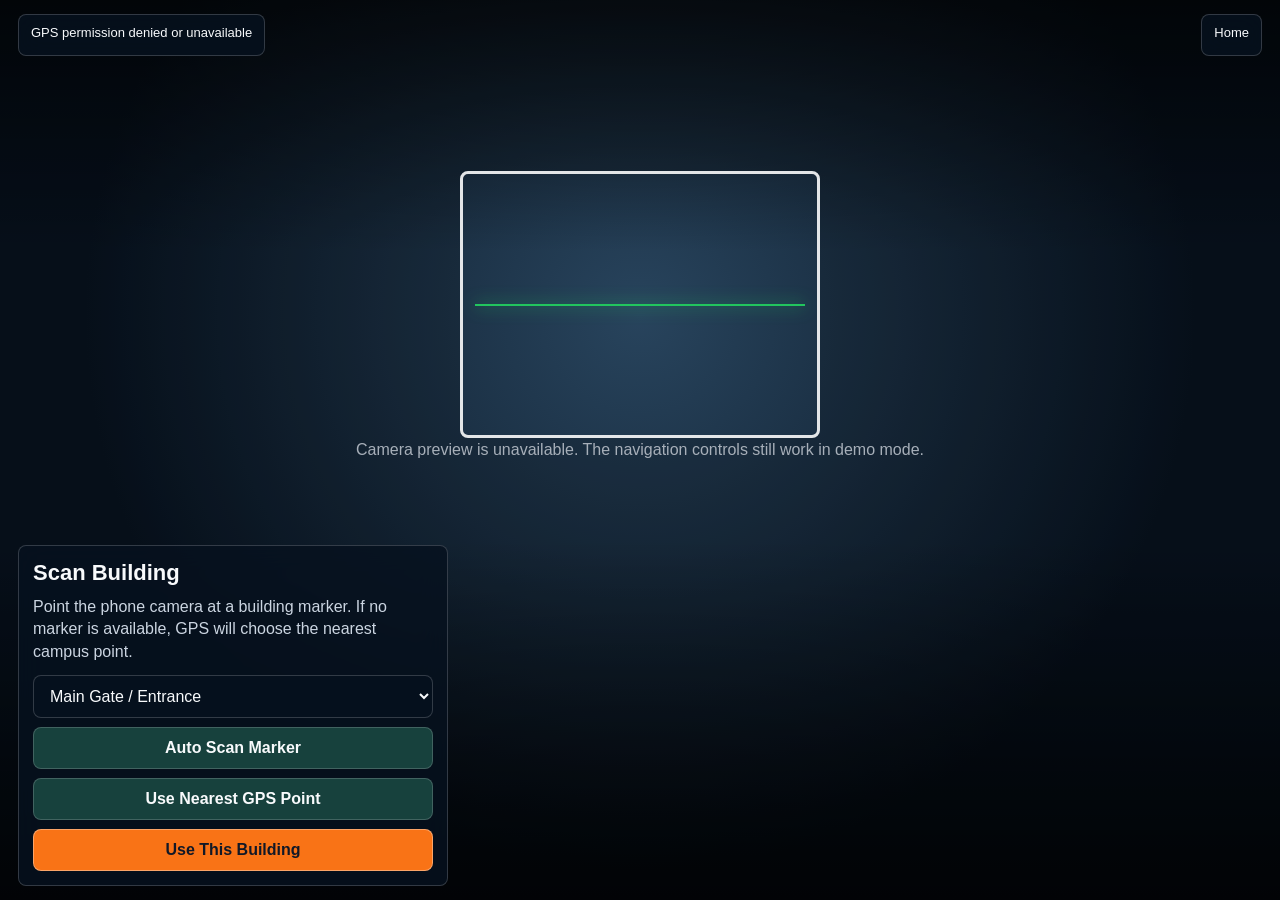
<file: navigation_backup_building_markers_20260518.html>
<!DOCTYPE html>
<html lang="en">
<head>
<meta charset="UTF-8">
<meta name="viewport" content="width=device-width, initial-scale=1.0, viewport-fit=cover">
<title>AR Navigation | MSU-MCEST</title>
<script src="orientation-lock.js" defer></script>
<style>
:root {
  --text: #f8fafc;
  --muted: #cbd5e1;
  --panel: rgba(7, 18, 31, .82);
  --accent: #f97316;
  --ok: #22c55e;
  --line: rgba(255,255,255,.18);
  --warn: #facc15;
}
* { box-sizing: border-box; }
html, body { margin: 0; height: 100%; font-family: "Segoe UI", Arial, sans-serif; color: var(--text); background: #07121f; }
body { overflow: hidden; }
video, .camera-fallback {
  position: fixed;
  inset: 0;
  width: 100%;
  height: 100%;
  object-fit: cover;
  background: radial-gradient(circle at 50% 35%, #28445d, #07121f 64%);
}
.camera-fallback { display: grid; place-items: center; color: var(--muted); padding: 24px; text-align: center; }
.shade { position: fixed; inset: 0; background: linear-gradient(180deg, rgba(0,0,0,.68), transparent 28%, transparent 60%, rgba(0,0,0,.78)); pointer-events: none; }
.topbar {
  position: fixed;
  top: max(14px, env(safe-area-inset-top));
  left: 14px;
  right: 14px;
  display: flex;
  align-items: center;
  justify-content: space-between;
  gap: 10px;
  z-index: 5;
}
.pill, button, select {
  border: 1px solid var(--line);
  background: var(--panel);
  color: var(--text);
  border-radius: 8px;
  min-height: 42px;
}
.pill { padding: 10px 12px; font-size: 13px; backdrop-filter: blur(12px); }
.home { color: var(--text); text-decoration: none; padding: 10px 12px; }
.guide-status {
  display: none;
  width: 100%;
  grid-template-columns: repeat(3, minmax(0, 1fr));
  gap: 8px;
}
.guide-stat {
  min-width: 0;
  padding: 8px 9px;
  border: 1px solid var(--line);
  border-radius: 8px;
  background: var(--panel);
  backdrop-filter: blur(12px);
}
.guide-stat small {
  display: block;
  margin-bottom: 2px;
  color: var(--muted);
  font-size: 11px;
}
.guide-stat strong {
  display: block;
  overflow: hidden;
  text-overflow: ellipsis;
  white-space: nowrap;
  font-size: 13px;
}
.guiding .topbar { align-items: stretch; }
.guiding #modeText,
.guiding .home,
.guiding .panel {
  display: none;
}
.guiding .guide-status { display: grid; }
.panel {
  position: fixed;
  left: 14px;
  right: 14px;
  bottom: max(14px, env(safe-area-inset-bottom));
  z-index: 4;
  background: var(--panel);
  border: 1px solid var(--line);
  border-radius: 8px;
  padding: 14px;
  backdrop-filter: blur(14px);
}
.step { display: none; }
.step.active { display: block; }
h1, h2 { margin: 0 0 10px; letter-spacing: 0; }
h1 { font-size: 22px; }
h2 { font-size: 18px; }
p { margin: 0 0 12px; color: var(--muted); line-height: 1.4; }
.row { display: grid; grid-template-columns: 1fr; gap: 9px; }
select, button { width: 100%; padding: 11px 12px; font: inherit; }
button { background: #17413d; font-weight: 700; cursor: pointer; }
button.secondary { background: rgba(15,23,42,.72); }
button.orange { background: var(--accent); color: #111827; border-color: rgba(255,255,255,.35); }
.scan-frame {
  position: fixed;
  top: 19%;
  left: 50%;
  width: min(76vw, 360px);
  aspect-ratio: 1.35;
  transform: translateX(-50%);
  border: 3px solid rgba(255,255,255,.88);
  border-radius: 8px;
  z-index: 2;
  box-shadow: 0 0 0 999px rgba(0,0,0,.18);
}
.guiding .scan-frame {
  top: 26%;
  width: min(86vw, 430px);
  border-color: rgba(34,197,94,.88);
  box-shadow: 0 0 0 999px rgba(0,0,0,.08), 0 0 24px rgba(34,197,94,.28);
}
.scan-frame::after {
  content: "";
  position: absolute;
  left: 12px;
  right: 12px;
  top: 50%;
  height: 2px;
  background: var(--ok);
  box-shadow: 0 0 16px var(--ok);
  animation: scan 1.8s ease-in-out infinite;
}
@keyframes scan {
  0%,100% { transform: translateY(-58px); }
  50% { transform: translateY(58px); }
}
.arrow-layer {
  position: fixed;
  inset: 0;
  display: none;
  place-items: center;
  z-index: 3;
  pointer-events: none;
}
.arrow-layer.active { display: grid; }
.arrow {
  width: min(46vw, 210px);
  height: min(46vw, 210px);
  display: grid;
  place-items: center;
  border-radius: 50%;
  background: rgba(249,115,22,.18);
  border: 2px solid rgba(249,115,22,.7);
  font-size: min(23vw, 110px);
  line-height: 1;
  text-shadow: 0 8px 26px rgba(0,0,0,.6);
}
.arrow.left { transform: rotate(-90deg); }
.arrow.right { transform: rotate(90deg); }
.arrow.straight { transform: rotate(0deg); }
.status-grid { display: grid; grid-template-columns: repeat(3, 1fr); gap: 8px; margin: 12px 0; }
.stat { border: 1px solid var(--line); border-radius: 8px; padding: 9px; }
.stat small { color: var(--muted); display: block; margin-bottom: 3px; }
.notice {
  display: none;
  margin-bottom: 10px;
  padding: 10px;
  border: 1px solid rgba(250,204,21,.5);
  border-radius: 8px;
  background: rgba(250,204,21,.12);
  color: #fef9c3;
  font-size: 13px;
  line-height: 1.35;
}
.notice.active { display: block; }
.hidden { display: none; }
@media (min-width: 760px) {
  .panel { width: 430px; left: 18px; right: auto; }
  .topbar { left: 18px; right: 18px; }
  .guide-status { max-width: 620px; margin: 0 auto; }
}
</style>
</head>
<body>
<video id="camera" autoplay playsinline muted></video>
<div id="fallback" class="camera-fallback hidden">Camera preview is unavailable. The navigation controls still work in demo mode.</div>
<div class="shade"></div>
<div id="scanFrame" class="scan-frame"></div>
<div id="arrowLayer" class="arrow-layer">
  <div id="arrow" class="arrow straight">&uarr;</div>
</div>

<header class="topbar">
  <span id="modeText" class="pill">Scan starting building</span>
  <div id="guideStatus" class="guide-status" aria-live="polite">
    <div class="guide-stat"><small>Direction</small><strong id="topTurnText">Straight</strong></div>
    <div class="guide-stat"><small>Distance</small><strong id="topDistanceText">-- m</strong></div>
    <div class="guide-stat"><small>Next corner</small><strong id="topNextText">--</strong></div>
  </div>
  <a class="pill home" href="index.html">Home</a>
</header>

<section class="panel">
  <div id="notice" class="notice"></div>
  <div id="stepScan" class="step active">
    <h1>Scan Building</h1>
    <p>Point the phone camera at a building marker. If no marker is available, GPS will choose the nearest campus point.</p>
    <div class="row">
      <select id="startSelect" aria-label="Detected starting building"></select>
      <button id="autoScanBtn">Auto Scan Marker</button>
      <button id="nearestBtn">Use Nearest GPS Point</button>
      <button id="scanBtn" class="orange">Use This Building</button>
    </div>
  </div>

  <div id="stepDestination" class="step">
    <h2>Choose Destination</h2>
    <p>The route will start from the scanned building. Pick one destination for the AR arrow to guide you.</p>
    <div class="row">
      <select id="destinationSelect" aria-label="Destination building"></select>
      <button id="startNavBtn" class="orange">Start AR Guide</button>
      <button id="rescanBtn" class="secondary">Scan Again</button>
    </div>
  </div>

  <div id="stepGuide" class="step">
    <h2 id="guideTitle">Follow Arrow</h2>
    <p id="guideHint">Keep the phone upright and follow the single arrow.</p>
    <div class="status-grid">
      <div class="stat"><small>Direction</small><strong id="turnText">Straight</strong></div>
      <div class="stat"><small>Distance</small><strong id="distanceText">-- m</strong></div>
      <div class="stat"><small>GPS</small><strong id="gpsText">Waiting</strong></div>
    </div>
    <div class="row">
      <button id="nextNodeBtn">Manual Next Corner</button>
      <button id="stopBtn" class="secondary">Stop Navigation</button>
    </div>
  </div>
</section>

<script>
const STORAGE_KEY = "msuMcestBuildings";
const API_BUILDINGS = "api/buildings.php";
const defaultPlaces = [
  { id: "gate", name: "Main Gate / Entrance", lat: 8.15626, lng: 123.95448 },
  { id: "jhs", name: "JHS", lat: 8.15626, lng: 123.95443 },
  { id: "caf", name: "CAF", lat: 8.15628, lng: 123.95453 },
  { id: "guidance_right", name: "Guidance - Right Path", lat: 8.15634, lng: 123.95470 },
  { id: "basketball", name: "Basketball Court", lat: 8.15656, lng: 123.95496 },
  { id: "cabug", name: "Cabug Building", lat: 8.15682, lng: 123.95498 },
  { id: "peacepark", name: "Peace Park", lat: 8.15696, lng: 123.95496 },
  { id: "gym", name: "Gym", lat: 8.15712, lng: 123.95493 },
  { id: "old_registrar_cashier", name: "Old Registrar / Cashier", lat: 8.15724, lng: 123.95486 },
  { id: "admin", name: "Administration Building", lat: 8.15730, lng: 123.95478 },
  { id: "ringia", name: "Dr. Magadapa A. Ringia Hotel", lat: 8.15734, lng: 123.95468 },
  { id: "palawan", name: "Palawan Building", lat: 8.15736, lng: 123.95456 },
  { id: "sixteenth", name: "16th Building / Basketball Area", lat: 8.15732, lng: 123.95442 },
  { id: "pavilion_right", name: "Pavilion - Right Path", lat: 8.15722, lng: 123.95433 },
  { id: "tambayan_dorm", name: "Tambayan Dorm", lat: 8.15708, lng: 123.95427 },
  { id: "dorm_right", name: "Dorm - Right Path", lat: 8.15694, lng: 123.95423 },
  { id: "executive_dorm", name: "Executive Dorm", lat: 8.15678, lng: 123.95422 },
  { id: "isl", name: "ISL Building", lat: 8.15664, lng: 123.95423 },
  { id: "tambayan_isl", name: "Tambayan ISL", lat: 8.15650, lng: 123.95425 },
  { id: "dit", name: "DIT", lat: 8.15640, lng: 123.95430 },
  { id: "front_isl", name: "Front of ISL Building", lat: 8.15634, lng: 123.95435 },
  { id: "fab_shop", name: "Fab Shop / Back of Registrar", lat: 8.15630, lng: 123.95440 },
  { id: "dti", name: "DTI", lat: 8.15628, lng: 123.95445 },
  { id: "guidance_left", name: "Guidance - Left Path", lat: 8.15644, lng: 123.95438 },
  { id: "medical_rooms", name: "Medical Rooms", lat: 8.15658, lng: 123.95438 },
  { id: "comlab", name: "Computer Laboratory", lat: 8.15672, lng: 123.95439 },
  { id: "avr", name: "AVR", lat: 8.15686, lng: 123.95441 },
  { id: "registrar", name: "Registrar", lat: 8.15700, lng: 123.95444 },
  { id: "det", name: "DET", lat: 8.15714, lng: 123.95448 },
  { id: "tambayan_left_1", name: "Tambayan - Left Path 1", lat: 8.15724, lng: 123.95453 },
  { id: "tambayan_left_2", name: "Tambayan - Left Path 2", lat: 8.15732, lng: 123.95458 },
  { id: "new_cr", name: "New CR", lat: 8.15739, lng: 123.95464 },
  { id: "dorm_left", name: "Dorm - Left Path", lat: 8.15744, lng: 123.95470 },
  { id: "pavilion_left", name: "Pavilion - Left Path", lat: 8.15746, lng: 123.95478 },
  { id: "sixteenth_left", name: "16th Building - Left Path", lat: 8.15743, lng: 123.95488 },
  { id: "sdc", name: "SDC", lat: 8.15730, lng: 123.95492 }
];

let places = defaultPlaces;

const routeMeasurements = {
  right: {
    name: "Right path",
    nodes: [
      ["gate", 0],
      ["guidance_right", 0.01],
      ["basketball", 0.03],
      ["cabug", 0.06],
      ["peacepark", 0.07],
      ["gym", 0.09],
      ["old_registrar_cashier", 0.14],
      ["admin", 0.15],
      ["ringia", 0.18],
      ["palawan", 0.24],
      ["sixteenth", 0.29],
      ["pavilion_right", 0.32],
      ["tambayan_dorm", 0.33],
      ["dorm_right", 0.34],
      ["executive_dorm", 0.36],
      ["isl", 0.39],
      ["tambayan_isl", 0.40],
      ["dit", 0.43],
      ["front_isl", 0.45],
      ["fab_shop", 0.47],
      ["dti", 0.49]
    ]
  },
  left: {
    name: "Left path",
    nodes: [
      ["gate", 0],
      ["guidance_left", 0.02],
      ["medical_rooms", 0.03],
      ["comlab", 0.04],
      ["avr", 0.05],
      ["registrar", 0.07],
      ["det", 0.09],
      ["tambayan_left_1", 0.10],
      ["tambayan_left_2", 0.11],
      ["new_cr", 0.12],
      ["dorm_left", 0.14],
      ["pavilion_left", 0.16],
      ["sixteenth_left", 0.20],
      ["sdc", 0.26],
      ["basketball", 0.31]
    ]
  },
  gateFront: {
    name: "Gate front path",
    nodes: [
      ["gate", 0],
      ["caf", 0.04],
      ["jhs", 0.05]
    ]
  }
};

const routeGraph = {};
const measuredDistances = new Map();
const destinationRoutes = new Map();

Object.values(routeMeasurements).forEach(routeInfo => {
  routeInfo.nodes.forEach(([id, distance], index) => {
    routeGraph[id] ||= [];
    if (index > 0) {
      const [previousId, previousDistance] = routeInfo.nodes[index - 1];
      routeGraph[previousId] ||= [];
      routeGraph[id] ||= [];
      if (!routeGraph[previousId].includes(id)) routeGraph[previousId].push(id);
      if (!routeGraph[id].includes(previousId)) routeGraph[id].push(previousId);
      measuredDistances.set(previousId + ">" + id, Math.max(0, distance - previousDistance));
      measuredDistances.set(id + ">" + previousId, Math.max(0, distance - previousDistance));
    }
    if (id !== "gate" && !destinationRoutes.has(id)) {
      destinationRoutes.set(id, {
        name: routeInfo.name,
        distance,
        nodes: routeInfo.nodes.slice(0, index + 1).map(([nodeId]) => nodeId)
      });
    }
  });
});

const startSelect = document.getElementById("startSelect");
const destinationSelect = document.getElementById("destinationSelect");
const stepScan = document.getElementById("stepScan");
const stepDestination = document.getElementById("stepDestination");
const stepGuide = document.getElementById("stepGuide");
const scanFrame = document.getElementById("scanFrame");
const arrowLayer = document.getElementById("arrowLayer");
const arrow = document.getElementById("arrow");
const modeText = document.getElementById("modeText");
const turnText = document.getElementById("turnText");
const distanceText = document.getElementById("distanceText");
const gpsText = document.getElementById("gpsText");
const topTurnText = document.getElementById("topTurnText");
const topDistanceText = document.getElementById("topDistanceText");
const topNextText = document.getElementById("topNextText");
const guideTitle = document.getElementById("guideTitle");
const guideHint = document.getElementById("guideHint");
const notice = document.getElementById("notice");
let currentPlace = places[0];
let destination = places[1];
let route = [];
let routeIndex = 0;
let heading = 0;
let currentGps = null;
let watchId = null;
let markerDetector = null;
let markerScanTimer = null;
let cameraStream = null;
let booted = false;

function loadPlaces() {
  try {
    const saved = JSON.parse(localStorage.getItem(STORAGE_KEY));
    if (Array.isArray(saved) && saved.length) {
      return mergeCampusPlaces(saved
        .filter(place => place.id && place.name && Number.isFinite(Number(place.lat)) && Number.isFinite(Number(place.lng)))
        .map(place => ({
          id: place.id,
          name: place.name,
          lat: Number(place.lat),
          lng: Number(place.lng)
        })));
    }
  } catch (error) {}
  return defaultPlaces;
}

function mergeCampusPlaces(sourcePlaces) {
  const merged = new Map(defaultPlaces.map(place => [place.id, place]));
  sourcePlaces.forEach(place => {
    if (place.id === "gate" || !merged.has(place.id)) {
      merged.set(place.id, place);
      return;
    }
    merged.set(place.id, { ...merged.get(place.id), ...place });
  });
  return Array.from(merged.values());
}

async function loadPlacesFromBackend() {
  try {
    const response = await fetch(API_BUILDINGS);
    const data = await response.json();
    if (!response.ok || data.ok === false || !Array.isArray(data.buildings)) {
      throw new Error(data.message || "Database unavailable.");
    }
    places = mergeCampusPlaces(data.buildings
      .filter(place => place.id && place.name && Number.isFinite(Number(place.lat)) && Number.isFinite(Number(place.lng)))
      .map(place => ({
        id: place.id,
        name: place.name,
        lat: Number(place.lat),
        lng: Number(place.lng)
      })));
    localStorage.setItem(STORAGE_KEY, JSON.stringify(places));
    modeText.textContent = "ar_campus data loaded with campus paths";
  } catch (error) {
    places = loadPlaces();
    modeText.textContent = "Local navigation data";
  }
  currentPlace = findPlace("gate") || places[0] || defaultPlaces[0];
  destination = findPlace("guidance_right") || places[1] || currentPlace;
}

function setNotice(message) {
  notice.textContent = message;
  notice.classList.toggle("active", Boolean(message));
}

function fillSelects() {
  startSelect.innerHTML = "";
  destinationSelect.innerHTML = "";
  places.forEach(place => {
    startSelect.add(new Option(place.name, place.id));
    destinationSelect.add(new Option(place.name, place.id));
  });
  destinationSelect.value = findPlace("guidance_right") ? "guidance_right" : places[1]?.id || places[0]?.id;
}

async function startCamera() {
  if (!window.isSecureContext) {
    setNotice("Camera, GPS, and compass need HTTPS on a phone. Use a hosted HTTPS URL, or test on this computer with localhost.");
  }
  try {
    const stream = await navigator.mediaDevices.getUserMedia({ video: { facingMode: "environment" }, audio: false });
    cameraStream = stream;
    document.getElementById("camera").srcObject = stream;
  } catch (error) {
    document.getElementById("camera").classList.add("hidden");
    document.getElementById("fallback").classList.remove("hidden");
    modeText.textContent = "Camera unavailable";
  }
}

function showStep(step) {
  [stepScan, stepDestination, stepGuide].forEach(el => el.classList.remove("active"));
  step.classList.add("active");
}

function findPlace(id) {
  return places.find(place => place.id === id);
}

function routeBetween(startId, endId) {
  if (!routeGraph[startId] || !routeGraph[endId]) {
    return [findPlace(startId), findPlace(endId)].filter(Boolean);
  }

  const distances = new Map([[startId, 0]]);
  const previous = new Map();
  const unsettled = new Set(Object.keys(routeGraph));

  while (unsettled.size) {
    let currentId = null;
    let bestDistance = Infinity;
    unsettled.forEach(id => {
      const candidateDistance = distances.get(id) ?? Infinity;
      if (candidateDistance < bestDistance) {
        bestDistance = candidateDistance;
        currentId = id;
      }
    });
    if (currentId === null || currentId === endId) break;

    unsettled.delete(currentId);
    (routeGraph[currentId] || []).forEach(nextId => {
      if (!unsettled.has(nextId)) return;
      const from = findPlace(currentId);
      const to = findPlace(nextId);
      if (!from || !to) return;
      const measuredDistance = measuredDistances.get(currentId + ">" + nextId);
      const edgeDistance = Number.isFinite(measuredDistance) ? measuredDistance : meters(from, to);
      const totalDistance = bestDistance + edgeDistance;
      if (totalDistance < (distances.get(nextId) ?? Infinity)) {
        distances.set(nextId, totalDistance);
        previous.set(nextId, currentId);
      }
    });
  }

  if (!distances.has(endId)) {
    return [findPlace(startId), findPlace(endId)].filter(Boolean);
  }

  const path = [];
  for (let id = endId; id; id = previous.get(id)) {
    path.unshift(id);
    if (id === startId) break;
  }
  return path.map(findPlace).filter(Boolean);
}

function routeDistance(routePlaces) {
  return routePlaces.slice(1).reduce((total, place, index) => {
    const previousPlace = routePlaces[index];
    const measuredDistance = measuredStepDistance(previousPlace, place);
    return total + (Number.isFinite(measuredDistance) ? measuredDistance : meters(previousPlace, place));
  }, 0);
}

function routeName(routePlaces) {
  const routeIds = routePlaces.map(place => place.id);
  const match = Object.values(routeMeasurements).find(routeInfo =>
    routeIds.every(id => routeInfo.nodes.some(([nodeId]) => nodeId === id))
  );
  return match?.name || "Fastest route";
}

function routeInfoForDestination(placeId) {
  return destinationRoutes.get(placeId);
}

function formatMeasuredDistance(value) {
  if (!Number.isFinite(value)) return "";
  return value.toFixed(2).replace(/0+$/, "").replace(/\.$/, "") + " m";
}

function measuredStepDistance(from, to) {
  return measuredDistances.get(from.id + ">" + to.id);
}

function updateTopGuide(directionLabel, distanceLabel, nextLabel) {
  topTurnText.textContent = directionLabel;
  topDistanceText.textContent = distanceLabel;
  topNextText.textContent = nextLabel;
}

function bearing(from, to) {
  const toRad = deg => deg * Math.PI / 180;
  const toDeg = rad => rad * 180 / Math.PI;
  const lat1 = toRad(from.lat);
  const lat2 = toRad(to.lat);
  const dLng = toRad(to.lng - from.lng);
  const y = Math.sin(dLng) * Math.cos(lat2);
  const x = Math.cos(lat1) * Math.sin(lat2) - Math.sin(lat1) * Math.cos(lat2) * Math.cos(dLng);
  return (toDeg(Math.atan2(y, x)) + 360) % 360;
}

function meters(a, b) {
  const earth = 6371000;
  const toRad = deg => deg * Math.PI / 180;
  const dLat = toRad(b.lat - a.lat);
  const dLng = toRad(b.lng - a.lng);
  const lat1 = toRad(a.lat);
  const lat2 = toRad(b.lat);
  const h = Math.sin(dLat / 2) ** 2 + Math.cos(lat1) * Math.cos(lat2) * Math.sin(dLng / 2) ** 2;
  return Math.round(earth * 2 * Math.atan2(Math.sqrt(h), Math.sqrt(1 - h)));
}

function nearestPlaceTo(point) {
  return places
    .map(place => ({ place, distance: meters(point, place) }))
    .sort((a, b) => a.distance - b.distance)[0];
}

function normalize(angle) {
  return ((angle + 540) % 360) - 180;
}

function updateArrow() {
  const next = route[Math.min(routeIndex + 1, route.length - 1)];
  const origin = currentGps || currentPlace;
  if (next && next.id === currentPlace.id && routeIndex < route.length - 1) {
    routeIndex += 1;
    updateArrow();
    return;
  }
  if (!next || next.id === currentPlace.id) {
    arrow.className = "arrow straight";
    turnText.textContent = "Arrived";
    distanceText.textContent = "0 m";
    updateTopGuide("Arrived", "0 m", destination?.name || "Destination");
    guideHint.textContent = "You are at the destination.";
    return;
  }

  const measuredDistance = currentPlace ? measuredStepDistance(currentPlace, next) : null;
  const distanceToNext = Number.isFinite(measuredDistance) ? measuredDistance : meters(origin, next);
  if (!Number.isFinite(measuredDistance) && currentGps && distanceToNext < 12 && routeIndex < route.length - 1) {
    routeIndex += 1;
    currentPlace = route[routeIndex];
    updateArrow();
    return;
  }

  const targetBearing = bearing(origin, next);
  const diff = normalize(targetBearing - heading);
  let direction = "straight";
  if (diff > 35) direction = "right";
  if (diff < -35) direction = "left";
  arrow.className = "arrow " + direction;
  const directionLabel = direction === "straight" ? "Straight" : direction === "right" ? "Right" : "Left";
  const distanceLabel = Number.isFinite(measuredDistance) ? formatMeasuredDistance(measuredDistance) : distanceToNext + " m";
  turnText.textContent = directionLabel;
  distanceText.textContent = distanceLabel;
  updateTopGuide(directionLabel, distanceLabel, next.name);
  guideHint.textContent = "Next corner: " + next.name;
}

function startRealtimeTracking() {
  if (!navigator.geolocation || watchId !== null) return;
  watchId = navigator.geolocation.watchPosition(position => {
    currentGps = {
      lat: position.coords.latitude,
      lng: position.coords.longitude
    };
    const nearest = nearestPlaceTo(currentGps);
    gpsText.textContent = Math.round(position.coords.accuracy) + " m";
    if (nearest && nearest.distance < 25 && (!route.length || route.some(place => place.id === nearest.place.id))) {
      currentPlace = nearest.place;
      startSelect.value = currentPlace.id;
    }
    updateArrow();
  }, () => {
    gpsText.textContent = "Off";
  }, {
    enableHighAccuracy: true,
    maximumAge: 1000,
    timeout: 12000
  });
}

async function requestCompass() {
  if (typeof DeviceOrientationEvent !== "undefined" &&
      typeof DeviceOrientationEvent.requestPermission === "function") {
    try {
      const result = await DeviceOrientationEvent.requestPermission();
      if (result !== "granted") {
        setNotice("Compass permission was not granted. The arrow can still update with GPS, but turns may be less accurate.");
      }
    } catch (error) {
      setNotice("Compass permission could not be requested in this browser.");
    }
  }
}

async function startGuide() {
  await requestCompass();
  destination = findPlace(destinationSelect.value);
  route = routeBetween(currentPlace.id, destination.id);
  routeIndex = 0;
  guideTitle.textContent = currentPlace.name + " to " + destination.name;
  const totalDistance = routeDistance(route);
  guideHint.textContent = routeName(route) + " - fastest route, total " + formatMeasuredDistance(totalDistance);
  document.body.classList.add("guiding");
  scanFrame.style.display = "block";
  arrowLayer.classList.add("active");
  modeText.textContent = "AR navigation active";
  showStep(stepGuide);
  startRealtimeTracking();
  updateArrow();
}

function useNearestGpsPoint() {
  if (!navigator.geolocation) {
    modeText.textContent = "GPS is not available";
    return;
  }
  modeText.textContent = "Finding nearest GPS point...";
  navigator.geolocation.getCurrentPosition(position => {
    currentGps = {
      lat: position.coords.latitude,
      lng: position.coords.longitude
    };
    const nearest = nearestPlaceTo(currentGps);
    if (nearest) {
      currentPlace = nearest.place;
      startSelect.value = currentPlace.id;
      modeText.textContent = "Nearest point: " + currentPlace.name + " (" + nearest.distance + " m)";
      showStep(stepDestination);
    }
  }, () => {
    modeText.textContent = "GPS permission denied or unavailable";
  }, {
    enableHighAccuracy: true,
    maximumAge: 1000,
    timeout: 12000
  });
}

async function startMarkerScan() {
  if (!("BarcodeDetector" in window)) {
    modeText.textContent = "Marker scan unsupported, trying GPS";
    useNearestGpsPoint();
    return;
  }
  if (!markerDetector) {
    markerDetector = new BarcodeDetector({ formats: ["qr_code"] });
  }
  const video = document.getElementById("camera");
  const canvas = document.createElement("canvas");
  const ctx = canvas.getContext("2d");
  modeText.textContent = "Scanning marker...";
  clearInterval(markerScanTimer);
  markerScanTimer = setInterval(async () => {
    if (!video.videoWidth || !video.videoHeight) return;
    canvas.width = video.videoWidth;
    canvas.height = video.videoHeight;
    ctx.drawImage(video, 0, 0, canvas.width, canvas.height);
    try {
      const codes = await markerDetector.detect(canvas);
      const rawValue = codes[0]?.rawValue || "";
      const markerId = rawValue.replace("msu-mcest:", "").trim().toLowerCase();
      const matched = findPlace(markerId);
      if (matched) {
        clearInterval(markerScanTimer);
        currentPlace = matched;
        startSelect.value = matched.id;
        modeText.textContent = "Scanned: " + matched.name;
        showStep(stepDestination);
      }
    } catch (error) {
      clearInterval(markerScanTimer);
      modeText.textContent = "Marker scan stopped";
    }
  }, 700);
}

async function bootNavigation() {
  if (booted) return;
  booted = true;
  await loadPlacesFromBackend();
  fillSelects();
  await startCamera();
  startRealtimeTracking();
  setTimeout(() => {
    if (stepScan.classList.contains("active")) startMarkerScan();
  }, 900);
}

window.addEventListener("deviceorientationabsolute", event => {
  if (typeof event.alpha === "number") {
    heading = 360 - event.alpha;
    updateArrow();
  }
});
window.addEventListener("deviceorientation", event => {
  if (typeof event.alpha === "number") {
    heading = 360 - event.alpha;
    updateArrow();
  }
});

document.getElementById("scanBtn").addEventListener("click", () => {
  currentPlace = findPlace(startSelect.value);
  modeText.textContent = "Starting point: " + currentPlace.name;
  showStep(stepDestination);
});
document.getElementById("autoScanBtn").addEventListener("click", startMarkerScan);
document.getElementById("nearestBtn").addEventListener("click", useNearestGpsPoint);
document.getElementById("rescanBtn").addEventListener("click", () => {
  clearInterval(markerScanTimer);
  document.body.classList.remove("guiding");
  scanFrame.style.display = "block";
  arrowLayer.classList.remove("active");
  modeText.textContent = "Scan starting building";
  showStep(stepScan);
});
document.getElementById("startNavBtn").addEventListener("click", startGuide);
document.getElementById("nextNodeBtn").addEventListener("click", () => {
  if (routeIndex < route.length - 1) {
    routeIndex += 1;
    currentPlace = route[routeIndex];
  }
  updateArrow();
});
document.getElementById("stopBtn").addEventListener("click", () => {
  if (watchId !== null) navigator.geolocation.clearWatch(watchId);
  clearInterval(markerScanTimer);
  document.body.classList.remove("guiding");
  location.href = "index.html";
});

bootNavigation();
</script>
</body>
</html>
</file>
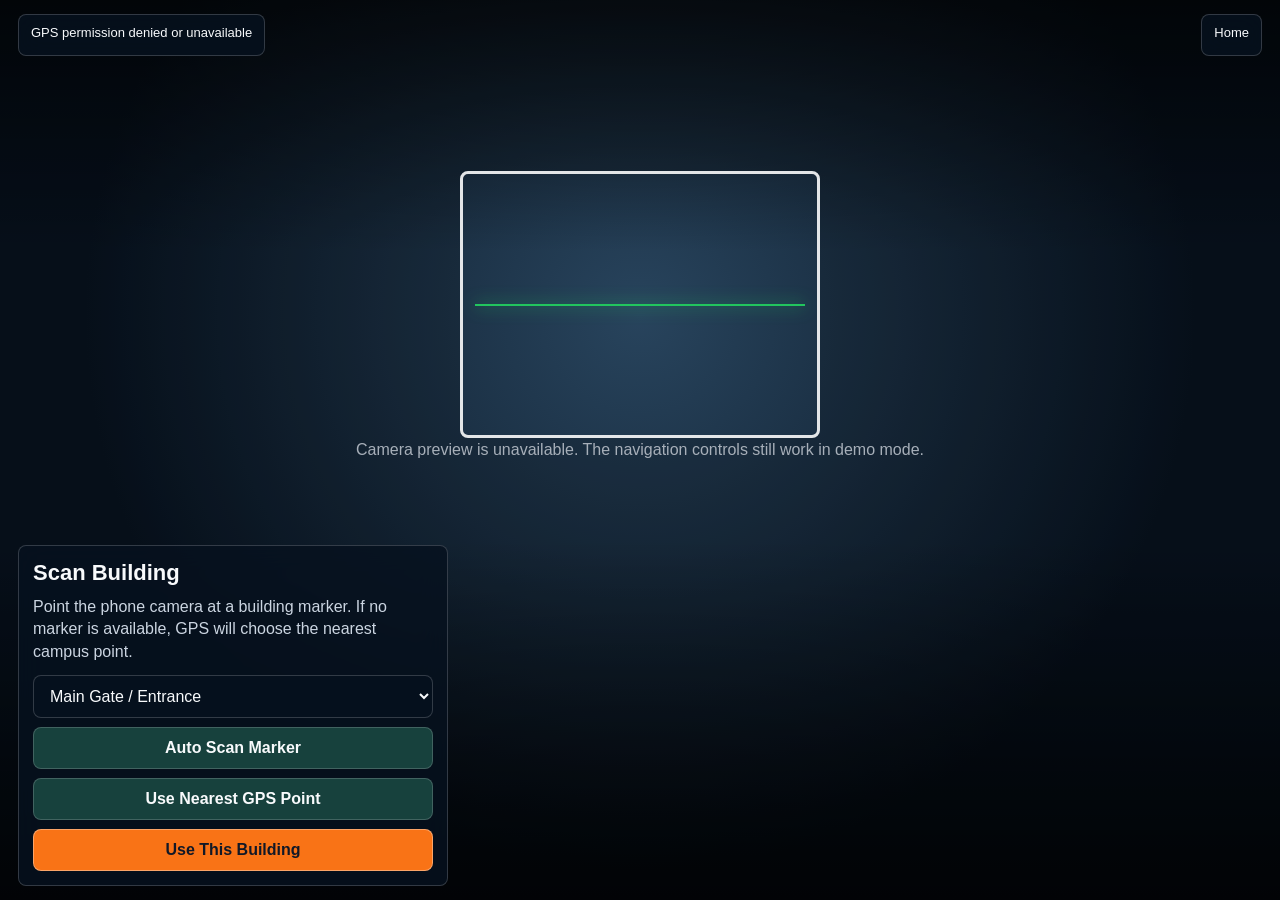
<file: navigation_backup_clear_arrow_ui_20260518.html>
<!DOCTYPE html>
<html lang="en">
<head>
<meta charset="UTF-8">
<meta name="viewport" content="width=device-width, initial-scale=1.0, viewport-fit=cover">
<title>AR Navigation | MSU-MCEST</title>
<script src="orientation-lock.js" defer></script>
<style>
:root {
  --text: #f8fafc;
  --muted: #cbd5e1;
  --panel: rgba(7, 18, 31, .82);
  --accent: #f97316;
  --ok: #22c55e;
  --line: rgba(255,255,255,.18);
  --warn: #facc15;
}
* { box-sizing: border-box; }
html, body { margin: 0; height: 100%; font-family: "Segoe UI", Arial, sans-serif; color: var(--text); background: #07121f; }
body { overflow: hidden; }
video, .camera-fallback {
  position: fixed;
  inset: 0;
  width: 100%;
  height: 100%;
  object-fit: cover;
  background: radial-gradient(circle at 50% 35%, #28445d, #07121f 64%);
}
.camera-fallback { display: grid; place-items: center; color: var(--muted); padding: 24px; text-align: center; }
.shade { position: fixed; inset: 0; background: linear-gradient(180deg, rgba(0,0,0,.68), transparent 28%, transparent 60%, rgba(0,0,0,.78)); pointer-events: none; }
.topbar {
  position: fixed;
  top: max(14px, env(safe-area-inset-top));
  left: 14px;
  right: 14px;
  display: flex;
  align-items: center;
  justify-content: space-between;
  gap: 10px;
  z-index: 5;
}
.pill, button, select {
  border: 1px solid var(--line);
  background: var(--panel);
  color: var(--text);
  border-radius: 8px;
  min-height: 42px;
}
.pill { padding: 10px 12px; font-size: 13px; backdrop-filter: blur(12px); }
.home { color: var(--text); text-decoration: none; padding: 10px 12px; }
.panel {
  position: fixed;
  left: 14px;
  right: 14px;
  bottom: max(14px, env(safe-area-inset-bottom));
  z-index: 4;
  background: var(--panel);
  border: 1px solid var(--line);
  border-radius: 8px;
  padding: 14px;
  backdrop-filter: blur(14px);
}
.step { display: none; }
.step.active { display: block; }
h1, h2 { margin: 0 0 10px; letter-spacing: 0; }
h1 { font-size: 22px; }
h2 { font-size: 18px; }
p { margin: 0 0 12px; color: var(--muted); line-height: 1.4; }
.row { display: grid; grid-template-columns: 1fr; gap: 9px; }
select, button { width: 100%; padding: 11px 12px; font: inherit; }
button { background: #17413d; font-weight: 700; cursor: pointer; }
button.secondary { background: rgba(15,23,42,.72); }
button.orange { background: var(--accent); color: #111827; border-color: rgba(255,255,255,.35); }
.scan-frame {
  position: fixed;
  top: 19%;
  left: 50%;
  width: min(76vw, 360px);
  aspect-ratio: 1.35;
  transform: translateX(-50%);
  border: 3px solid rgba(255,255,255,.88);
  border-radius: 8px;
  z-index: 2;
  box-shadow: 0 0 0 999px rgba(0,0,0,.18);
}
.scan-frame::after {
  content: "";
  position: absolute;
  left: 12px;
  right: 12px;
  top: 50%;
  height: 2px;
  background: var(--ok);
  box-shadow: 0 0 16px var(--ok);
  animation: scan 1.8s ease-in-out infinite;
}
@keyframes scan {
  0%,100% { transform: translateY(-58px); }
  50% { transform: translateY(58px); }
}
.arrow-layer {
  position: fixed;
  inset: 0;
  display: none;
  place-items: center;
  z-index: 2;
  pointer-events: none;
}
.arrow-layer.active { display: grid; }
.arrow {
  width: min(55vw, 250px);
  height: min(55vw, 250px);
  display: grid;
  place-items: center;
  border-radius: 50%;
  background: rgba(249,115,22,.18);
  border: 2px solid rgba(249,115,22,.7);
  font-size: min(27vw, 130px);
  line-height: 1;
  text-shadow: 0 8px 26px rgba(0,0,0,.6);
}
.arrow.left { transform: rotate(-90deg); }
.arrow.right { transform: rotate(90deg); }
.arrow.straight { transform: rotate(0deg); }
.status-grid { display: grid; grid-template-columns: repeat(3, 1fr); gap: 8px; margin: 12px 0; }
.stat { border: 1px solid var(--line); border-radius: 8px; padding: 9px; }
.stat small { color: var(--muted); display: block; margin-bottom: 3px; }
.notice {
  display: none;
  margin-bottom: 10px;
  padding: 10px;
  border: 1px solid rgba(250,204,21,.5);
  border-radius: 8px;
  background: rgba(250,204,21,.12);
  color: #fef9c3;
  font-size: 13px;
  line-height: 1.35;
}
.notice.active { display: block; }
.hidden { display: none; }
@media (min-width: 760px) {
  .panel { width: 430px; left: 18px; right: auto; }
  .topbar { left: 18px; right: 18px; }
}
</style>
</head>
<body>
<video id="camera" autoplay playsinline muted></video>
<div id="fallback" class="camera-fallback hidden">Camera preview is unavailable. The navigation controls still work in demo mode.</div>
<div class="shade"></div>
<div id="scanFrame" class="scan-frame"></div>
<div id="arrowLayer" class="arrow-layer">
  <div id="arrow" class="arrow straight">&uarr;</div>
</div>

<header class="topbar">
  <span id="modeText" class="pill">Scan starting building</span>
  <a class="pill home" href="index.html">Home</a>
</header>

<section class="panel">
  <div id="notice" class="notice"></div>
  <div id="stepScan" class="step active">
    <h1>Scan Building</h1>
    <p>Point the phone camera at a building marker. If no marker is available, GPS will choose the nearest campus point.</p>
    <div class="row">
      <select id="startSelect" aria-label="Detected starting building"></select>
      <button id="autoScanBtn">Auto Scan Marker</button>
      <button id="nearestBtn">Use Nearest GPS Point</button>
      <button id="scanBtn" class="orange">Use This Building</button>
    </div>
  </div>

  <div id="stepDestination" class="step">
    <h2>Choose Destination</h2>
    <p>The route will start from the scanned building. Pick one destination for the AR arrow to guide you.</p>
    <div class="row">
      <select id="destinationSelect" aria-label="Destination building"></select>
      <button id="startNavBtn" class="orange">Start AR Guide</button>
      <button id="rescanBtn" class="secondary">Scan Again</button>
    </div>
  </div>

  <div id="stepGuide" class="step">
    <h2 id="guideTitle">Follow Arrow</h2>
    <p id="guideHint">Keep the phone upright and follow the single arrow.</p>
    <div class="status-grid">
      <div class="stat"><small>Direction</small><strong id="turnText">Straight</strong></div>
      <div class="stat"><small>Distance</small><strong id="distanceText">-- m</strong></div>
      <div class="stat"><small>GPS</small><strong id="gpsText">Waiting</strong></div>
    </div>
    <div class="row">
      <button id="nextNodeBtn">Manual Next Corner</button>
      <button id="stopBtn" class="secondary">Stop Navigation</button>
    </div>
  </div>
</section>

<script>
const STORAGE_KEY = "msuMcestBuildings";
const API_BUILDINGS = "api/buildings.php";
const defaultPlaces = [
  { id: "gate", name: "Main Gate / Entrance", lat: 8.15626, lng: 123.95448 },
  { id: "jhs", name: "JHS", lat: 8.15626, lng: 123.95443 },
  { id: "caf", name: "CAF", lat: 8.15628, lng: 123.95453 },
  { id: "guidance_right", name: "Guidance - Right Path", lat: 8.15634, lng: 123.95470 },
  { id: "basketball", name: "Basketball Court", lat: 8.15656, lng: 123.95496 },
  { id: "cabug", name: "Cabug Building", lat: 8.15682, lng: 123.95498 },
  { id: "peacepark", name: "Peace Park", lat: 8.15696, lng: 123.95496 },
  { id: "gym", name: "Gym", lat: 8.15712, lng: 123.95493 },
  { id: "old_registrar_cashier", name: "Old Registrar / Cashier", lat: 8.15724, lng: 123.95486 },
  { id: "admin", name: "Administration Building", lat: 8.15730, lng: 123.95478 },
  { id: "ringia", name: "Dr. Magadapa A. Ringia Hotel", lat: 8.15734, lng: 123.95468 },
  { id: "palawan", name: "Palawan Building", lat: 8.15736, lng: 123.95456 },
  { id: "sixteenth", name: "16th Building / Basketball Area", lat: 8.15732, lng: 123.95442 },
  { id: "pavilion_right", name: "Pavilion - Right Path", lat: 8.15722, lng: 123.95433 },
  { id: "tambayan_dorm", name: "Tambayan Dorm", lat: 8.15708, lng: 123.95427 },
  { id: "dorm_right", name: "Dorm - Right Path", lat: 8.15694, lng: 123.95423 },
  { id: "executive_dorm", name: "Executive Dorm", lat: 8.15678, lng: 123.95422 },
  { id: "isl", name: "ISL Building", lat: 8.15664, lng: 123.95423 },
  { id: "tambayan_isl", name: "Tambayan ISL", lat: 8.15650, lng: 123.95425 },
  { id: "dit", name: "DIT", lat: 8.15640, lng: 123.95430 },
  { id: "front_isl", name: "Front of ISL Building", lat: 8.15634, lng: 123.95435 },
  { id: "fab_shop", name: "Fab Shop / Back of Registrar", lat: 8.15630, lng: 123.95440 },
  { id: "dti", name: "DTI", lat: 8.15628, lng: 123.95445 },
  { id: "guidance_left", name: "Guidance - Left Path", lat: 8.15644, lng: 123.95438 },
  { id: "medical_rooms", name: "Medical Rooms", lat: 8.15658, lng: 123.95438 },
  { id: "comlab", name: "Computer Laboratory", lat: 8.15672, lng: 123.95439 },
  { id: "avr", name: "AVR", lat: 8.15686, lng: 123.95441 },
  { id: "registrar", name: "Registrar", lat: 8.15700, lng: 123.95444 },
  { id: "det", name: "DET", lat: 8.15714, lng: 123.95448 },
  { id: "tambayan_left_1", name: "Tambayan - Left Path 1", lat: 8.15724, lng: 123.95453 },
  { id: "tambayan_left_2", name: "Tambayan - Left Path 2", lat: 8.15732, lng: 123.95458 },
  { id: "new_cr", name: "New CR", lat: 8.15739, lng: 123.95464 },
  { id: "dorm_left", name: "Dorm - Left Path", lat: 8.15744, lng: 123.95470 },
  { id: "pavilion_left", name: "Pavilion - Left Path", lat: 8.15746, lng: 123.95478 },
  { id: "sixteenth_left", name: "16th Building - Left Path", lat: 8.15743, lng: 123.95488 },
  { id: "sdc", name: "SDC", lat: 8.15730, lng: 123.95492 }
];

let places = defaultPlaces;

const routeMeasurements = {
  right: {
    name: "Right path",
    nodes: [
      ["gate", 0],
      ["guidance_right", 0.01],
      ["basketball", 0.03],
      ["cabug", 0.06],
      ["peacepark", 0.07],
      ["gym", 0.09],
      ["old_registrar_cashier", 0.14],
      ["admin", 0.15],
      ["ringia", 0.18],
      ["palawan", 0.24],
      ["sixteenth", 0.29],
      ["pavilion_right", 0.32],
      ["tambayan_dorm", 0.33],
      ["dorm_right", 0.34],
      ["executive_dorm", 0.36],
      ["isl", 0.39],
      ["tambayan_isl", 0.40],
      ["dit", 0.43],
      ["front_isl", 0.45],
      ["fab_shop", 0.47],
      ["dti", 0.49]
    ]
  },
  left: {
    name: "Left path",
    nodes: [
      ["gate", 0],
      ["guidance_left", 0.02],
      ["medical_rooms", 0.03],
      ["comlab", 0.04],
      ["avr", 0.05],
      ["registrar", 0.07],
      ["det", 0.09],
      ["tambayan_left_1", 0.10],
      ["tambayan_left_2", 0.11],
      ["new_cr", 0.12],
      ["dorm_left", 0.14],
      ["pavilion_left", 0.16],
      ["sixteenth_left", 0.20],
      ["sdc", 0.26],
      ["basketball", 0.31]
    ]
  },
  gateFront: {
    name: "Gate front path",
    nodes: [
      ["gate", 0],
      ["caf", 0.04],
      ["jhs", 0.05]
    ]
  }
};

const routeGraph = {};
const measuredDistances = new Map();
const destinationRoutes = new Map();

Object.values(routeMeasurements).forEach(routeInfo => {
  routeInfo.nodes.forEach(([id, distance], index) => {
    routeGraph[id] ||= [];
    if (index > 0) {
      const [previousId, previousDistance] = routeInfo.nodes[index - 1];
      routeGraph[previousId] ||= [];
      routeGraph[id] ||= [];
      if (!routeGraph[previousId].includes(id)) routeGraph[previousId].push(id);
      if (!routeGraph[id].includes(previousId)) routeGraph[id].push(previousId);
      measuredDistances.set(previousId + ">" + id, Math.max(0, distance - previousDistance));
      measuredDistances.set(id + ">" + previousId, Math.max(0, distance - previousDistance));
    }
    if (id !== "gate" && !destinationRoutes.has(id)) {
      destinationRoutes.set(id, {
        name: routeInfo.name,
        distance,
        nodes: routeInfo.nodes.slice(0, index + 1).map(([nodeId]) => nodeId)
      });
    }
  });
});

const startSelect = document.getElementById("startSelect");
const destinationSelect = document.getElementById("destinationSelect");
const stepScan = document.getElementById("stepScan");
const stepDestination = document.getElementById("stepDestination");
const stepGuide = document.getElementById("stepGuide");
const scanFrame = document.getElementById("scanFrame");
const arrowLayer = document.getElementById("arrowLayer");
const arrow = document.getElementById("arrow");
const modeText = document.getElementById("modeText");
const turnText = document.getElementById("turnText");
const distanceText = document.getElementById("distanceText");
const gpsText = document.getElementById("gpsText");
const guideTitle = document.getElementById("guideTitle");
const guideHint = document.getElementById("guideHint");
const notice = document.getElementById("notice");
let currentPlace = places[0];
let destination = places[1];
let route = [];
let routeIndex = 0;
let heading = 0;
let currentGps = null;
let watchId = null;
let markerDetector = null;
let markerScanTimer = null;
let cameraStream = null;
let booted = false;

function loadPlaces() {
  try {
    const saved = JSON.parse(localStorage.getItem(STORAGE_KEY));
    if (Array.isArray(saved) && saved.length) {
      return mergeCampusPlaces(saved
        .filter(place => place.id && place.name && Number.isFinite(Number(place.lat)) && Number.isFinite(Number(place.lng)))
        .map(place => ({
          id: place.id,
          name: place.name,
          lat: Number(place.lat),
          lng: Number(place.lng)
        })));
    }
  } catch (error) {}
  return defaultPlaces;
}

function mergeCampusPlaces(sourcePlaces) {
  const merged = new Map(defaultPlaces.map(place => [place.id, place]));
  sourcePlaces.forEach(place => {
    if (place.id === "gate" || !merged.has(place.id)) {
      merged.set(place.id, place);
      return;
    }
    merged.set(place.id, { ...merged.get(place.id), ...place });
  });
  return Array.from(merged.values());
}

async function loadPlacesFromBackend() {
  try {
    const response = await fetch(API_BUILDINGS);
    const data = await response.json();
    if (!response.ok || data.ok === false || !Array.isArray(data.buildings)) {
      throw new Error(data.message || "Database unavailable.");
    }
    places = mergeCampusPlaces(data.buildings
      .filter(place => place.id && place.name && Number.isFinite(Number(place.lat)) && Number.isFinite(Number(place.lng)))
      .map(place => ({
        id: place.id,
        name: place.name,
        lat: Number(place.lat),
        lng: Number(place.lng)
      })));
    localStorage.setItem(STORAGE_KEY, JSON.stringify(places));
    modeText.textContent = "ar_campus data loaded with campus paths";
  } catch (error) {
    places = loadPlaces();
    modeText.textContent = "Local navigation data";
  }
  currentPlace = findPlace("gate") || places[0] || defaultPlaces[0];
  destination = findPlace("guidance_right") || places[1] || currentPlace;
}

function setNotice(message) {
  notice.textContent = message;
  notice.classList.toggle("active", Boolean(message));
}

function fillSelects() {
  startSelect.innerHTML = "";
  destinationSelect.innerHTML = "";
  places.forEach(place => {
    startSelect.add(new Option(place.name, place.id));
    destinationSelect.add(new Option(place.name, place.id));
  });
  destinationSelect.value = findPlace("guidance_right") ? "guidance_right" : places[1]?.id || places[0]?.id;
}

async function startCamera() {
  if (!window.isSecureContext) {
    setNotice("Camera, GPS, and compass need HTTPS on a phone. Use a hosted HTTPS URL, or test on this computer with localhost.");
  }
  try {
    const stream = await navigator.mediaDevices.getUserMedia({ video: { facingMode: "environment" }, audio: false });
    cameraStream = stream;
    document.getElementById("camera").srcObject = stream;
  } catch (error) {
    document.getElementById("camera").classList.add("hidden");
    document.getElementById("fallback").classList.remove("hidden");
    modeText.textContent = "Camera unavailable";
  }
}

function showStep(step) {
  [stepScan, stepDestination, stepGuide].forEach(el => el.classList.remove("active"));
  step.classList.add("active");
}

function findPlace(id) {
  return places.find(place => place.id === id);
}

function routeBetween(startId, endId) {
  if (!routeGraph[startId] || !routeGraph[endId]) {
    return [findPlace(startId), findPlace(endId)].filter(Boolean);
  }

  const distances = new Map([[startId, 0]]);
  const previous = new Map();
  const unsettled = new Set(Object.keys(routeGraph));

  while (unsettled.size) {
    let currentId = null;
    let bestDistance = Infinity;
    unsettled.forEach(id => {
      const candidateDistance = distances.get(id) ?? Infinity;
      if (candidateDistance < bestDistance) {
        bestDistance = candidateDistance;
        currentId = id;
      }
    });
    if (currentId === null || currentId === endId) break;

    unsettled.delete(currentId);
    (routeGraph[currentId] || []).forEach(nextId => {
      if (!unsettled.has(nextId)) return;
      const from = findPlace(currentId);
      const to = findPlace(nextId);
      if (!from || !to) return;
      const measuredDistance = measuredDistances.get(currentId + ">" + nextId);
      const edgeDistance = Number.isFinite(measuredDistance) ? measuredDistance : meters(from, to);
      const totalDistance = bestDistance + edgeDistance;
      if (totalDistance < (distances.get(nextId) ?? Infinity)) {
        distances.set(nextId, totalDistance);
        previous.set(nextId, currentId);
      }
    });
  }

  if (!distances.has(endId)) {
    return [findPlace(startId), findPlace(endId)].filter(Boolean);
  }

  const path = [];
  for (let id = endId; id; id = previous.get(id)) {
    path.unshift(id);
    if (id === startId) break;
  }
  return path.map(findPlace).filter(Boolean);
}

function routeDistance(routePlaces) {
  return routePlaces.slice(1).reduce((total, place, index) => {
    const previousPlace = routePlaces[index];
    const measuredDistance = measuredStepDistance(previousPlace, place);
    return total + (Number.isFinite(measuredDistance) ? measuredDistance : meters(previousPlace, place));
  }, 0);
}

function routeName(routePlaces) {
  const routeIds = routePlaces.map(place => place.id);
  const match = Object.values(routeMeasurements).find(routeInfo =>
    routeIds.every(id => routeInfo.nodes.some(([nodeId]) => nodeId === id))
  );
  return match?.name || "Fastest route";
}

function routeInfoForDestination(placeId) {
  return destinationRoutes.get(placeId);
}

function formatMeasuredDistance(value) {
  if (!Number.isFinite(value)) return "";
  return value.toFixed(2).replace(/0+$/, "").replace(/\.$/, "") + " m";
}

function measuredStepDistance(from, to) {
  return measuredDistances.get(from.id + ">" + to.id);
}

function bearing(from, to) {
  const toRad = deg => deg * Math.PI / 180;
  const toDeg = rad => rad * 180 / Math.PI;
  const lat1 = toRad(from.lat);
  const lat2 = toRad(to.lat);
  const dLng = toRad(to.lng - from.lng);
  const y = Math.sin(dLng) * Math.cos(lat2);
  const x = Math.cos(lat1) * Math.sin(lat2) - Math.sin(lat1) * Math.cos(lat2) * Math.cos(dLng);
  return (toDeg(Math.atan2(y, x)) + 360) % 360;
}

function meters(a, b) {
  const earth = 6371000;
  const toRad = deg => deg * Math.PI / 180;
  const dLat = toRad(b.lat - a.lat);
  const dLng = toRad(b.lng - a.lng);
  const lat1 = toRad(a.lat);
  const lat2 = toRad(b.lat);
  const h = Math.sin(dLat / 2) ** 2 + Math.cos(lat1) * Math.cos(lat2) * Math.sin(dLng / 2) ** 2;
  return Math.round(earth * 2 * Math.atan2(Math.sqrt(h), Math.sqrt(1 - h)));
}

function nearestPlaceTo(point) {
  return places
    .map(place => ({ place, distance: meters(point, place) }))
    .sort((a, b) => a.distance - b.distance)[0];
}

function normalize(angle) {
  return ((angle + 540) % 360) - 180;
}

function updateArrow() {
  const next = route[Math.min(routeIndex + 1, route.length - 1)];
  const origin = currentGps || currentPlace;
  if (next && next.id === currentPlace.id && routeIndex < route.length - 1) {
    routeIndex += 1;
    updateArrow();
    return;
  }
  if (!next || next.id === currentPlace.id) {
    arrow.className = "arrow straight";
    turnText.textContent = "Arrived";
    distanceText.textContent = "0 m";
    guideHint.textContent = "You are at the destination.";
    return;
  }

  const measuredDistance = currentPlace ? measuredStepDistance(currentPlace, next) : null;
  const distanceToNext = Number.isFinite(measuredDistance) ? measuredDistance : meters(origin, next);
  if (!Number.isFinite(measuredDistance) && currentGps && distanceToNext < 12 && routeIndex < route.length - 1) {
    routeIndex += 1;
    currentPlace = route[routeIndex];
    updateArrow();
    return;
  }

  const targetBearing = bearing(origin, next);
  const diff = normalize(targetBearing - heading);
  let direction = "straight";
  if (diff > 35) direction = "right";
  if (diff < -35) direction = "left";
  arrow.className = "arrow " + direction;
  turnText.textContent = direction === "straight" ? "Straight" : direction === "right" ? "Right" : "Left";
  distanceText.textContent = Number.isFinite(measuredDistance) ? formatMeasuredDistance(measuredDistance) : distanceToNext + " m";
  guideHint.textContent = "Next corner: " + next.name;
}

function startRealtimeTracking() {
  if (!navigator.geolocation || watchId !== null) return;
  watchId = navigator.geolocation.watchPosition(position => {
    currentGps = {
      lat: position.coords.latitude,
      lng: position.coords.longitude
    };
    const nearest = nearestPlaceTo(currentGps);
    gpsText.textContent = Math.round(position.coords.accuracy) + " m";
    if (nearest && nearest.distance < 25 && (!route.length || route.some(place => place.id === nearest.place.id))) {
      currentPlace = nearest.place;
      startSelect.value = currentPlace.id;
    }
    updateArrow();
  }, () => {
    gpsText.textContent = "Off";
  }, {
    enableHighAccuracy: true,
    maximumAge: 1000,
    timeout: 12000
  });
}

async function requestCompass() {
  if (typeof DeviceOrientationEvent !== "undefined" &&
      typeof DeviceOrientationEvent.requestPermission === "function") {
    try {
      const result = await DeviceOrientationEvent.requestPermission();
      if (result !== "granted") {
        setNotice("Compass permission was not granted. The arrow can still update with GPS, but turns may be less accurate.");
      }
    } catch (error) {
      setNotice("Compass permission could not be requested in this browser.");
    }
  }
}

async function startGuide() {
  await requestCompass();
  destination = findPlace(destinationSelect.value);
  route = routeBetween(currentPlace.id, destination.id);
  routeIndex = 0;
  guideTitle.textContent = currentPlace.name + " to " + destination.name;
  const totalDistance = routeDistance(route);
  guideHint.textContent = routeName(route) + " - fastest route, total " + formatMeasuredDistance(totalDistance);
  scanFrame.style.display = "none";
  arrowLayer.classList.add("active");
  modeText.textContent = "AR navigation active";
  showStep(stepGuide);
  startRealtimeTracking();
  updateArrow();
}

function useNearestGpsPoint() {
  if (!navigator.geolocation) {
    modeText.textContent = "GPS is not available";
    return;
  }
  modeText.textContent = "Finding nearest GPS point...";
  navigator.geolocation.getCurrentPosition(position => {
    currentGps = {
      lat: position.coords.latitude,
      lng: position.coords.longitude
    };
    const nearest = nearestPlaceTo(currentGps);
    if (nearest) {
      currentPlace = nearest.place;
      startSelect.value = currentPlace.id;
      modeText.textContent = "Nearest point: " + currentPlace.name + " (" + nearest.distance + " m)";
      showStep(stepDestination);
    }
  }, () => {
    modeText.textContent = "GPS permission denied or unavailable";
  }, {
    enableHighAccuracy: true,
    maximumAge: 1000,
    timeout: 12000
  });
}

async function startMarkerScan() {
  if (!("BarcodeDetector" in window)) {
    modeText.textContent = "Marker scan unsupported, trying GPS";
    useNearestGpsPoint();
    return;
  }
  if (!markerDetector) {
    markerDetector = new BarcodeDetector({ formats: ["qr_code"] });
  }
  const video = document.getElementById("camera");
  const canvas = document.createElement("canvas");
  const ctx = canvas.getContext("2d");
  modeText.textContent = "Scanning marker...";
  clearInterval(markerScanTimer);
  markerScanTimer = setInterval(async () => {
    if (!video.videoWidth || !video.videoHeight) return;
    canvas.width = video.videoWidth;
    canvas.height = video.videoHeight;
    ctx.drawImage(video, 0, 0, canvas.width, canvas.height);
    try {
      const codes = await markerDetector.detect(canvas);
      const rawValue = codes[0]?.rawValue || "";
      const markerId = rawValue.replace("msu-mcest:", "").trim().toLowerCase();
      const matched = findPlace(markerId);
      if (matched) {
        clearInterval(markerScanTimer);
        currentPlace = matched;
        startSelect.value = matched.id;
        modeText.textContent = "Scanned: " + matched.name;
        showStep(stepDestination);
      }
    } catch (error) {
      clearInterval(markerScanTimer);
      modeText.textContent = "Marker scan stopped";
    }
  }, 700);
}

async function bootNavigation() {
  if (booted) return;
  booted = true;
  await loadPlacesFromBackend();
  fillSelects();
  await startCamera();
  startRealtimeTracking();
  setTimeout(() => {
    if (stepScan.classList.contains("active")) startMarkerScan();
  }, 900);
}

window.addEventListener("deviceorientationabsolute", event => {
  if (typeof event.alpha === "number") {
    heading = 360 - event.alpha;
    updateArrow();
  }
});
window.addEventListener("deviceorientation", event => {
  if (typeof event.alpha === "number") {
    heading = 360 - event.alpha;
    updateArrow();
  }
});

document.getElementById("scanBtn").addEventListener("click", () => {
  currentPlace = findPlace(startSelect.value);
  modeText.textContent = "Starting point: " + currentPlace.name;
  showStep(stepDestination);
});
document.getElementById("autoScanBtn").addEventListener("click", startMarkerScan);
document.getElementById("nearestBtn").addEventListener("click", useNearestGpsPoint);
document.getElementById("rescanBtn").addEventListener("click", () => {
  clearInterval(markerScanTimer);
  scanFrame.style.display = "block";
  arrowLayer.classList.remove("active");
  modeText.textContent = "Scan starting building";
  showStep(stepScan);
});
document.getElementById("startNavBtn").addEventListener("click", startGuide);
document.getElementById("nextNodeBtn").addEventListener("click", () => {
  if (routeIndex < route.length - 1) {
    routeIndex += 1;
    currentPlace = route[routeIndex];
  }
  updateArrow();
});
document.getElementById("stopBtn").addEventListener("click", () => {
  if (watchId !== null) navigator.geolocation.clearWatch(watchId);
  clearInterval(markerScanTimer);
  location.href = "index.html";
});

bootNavigation();
</script>
</body>
</html>
</file>
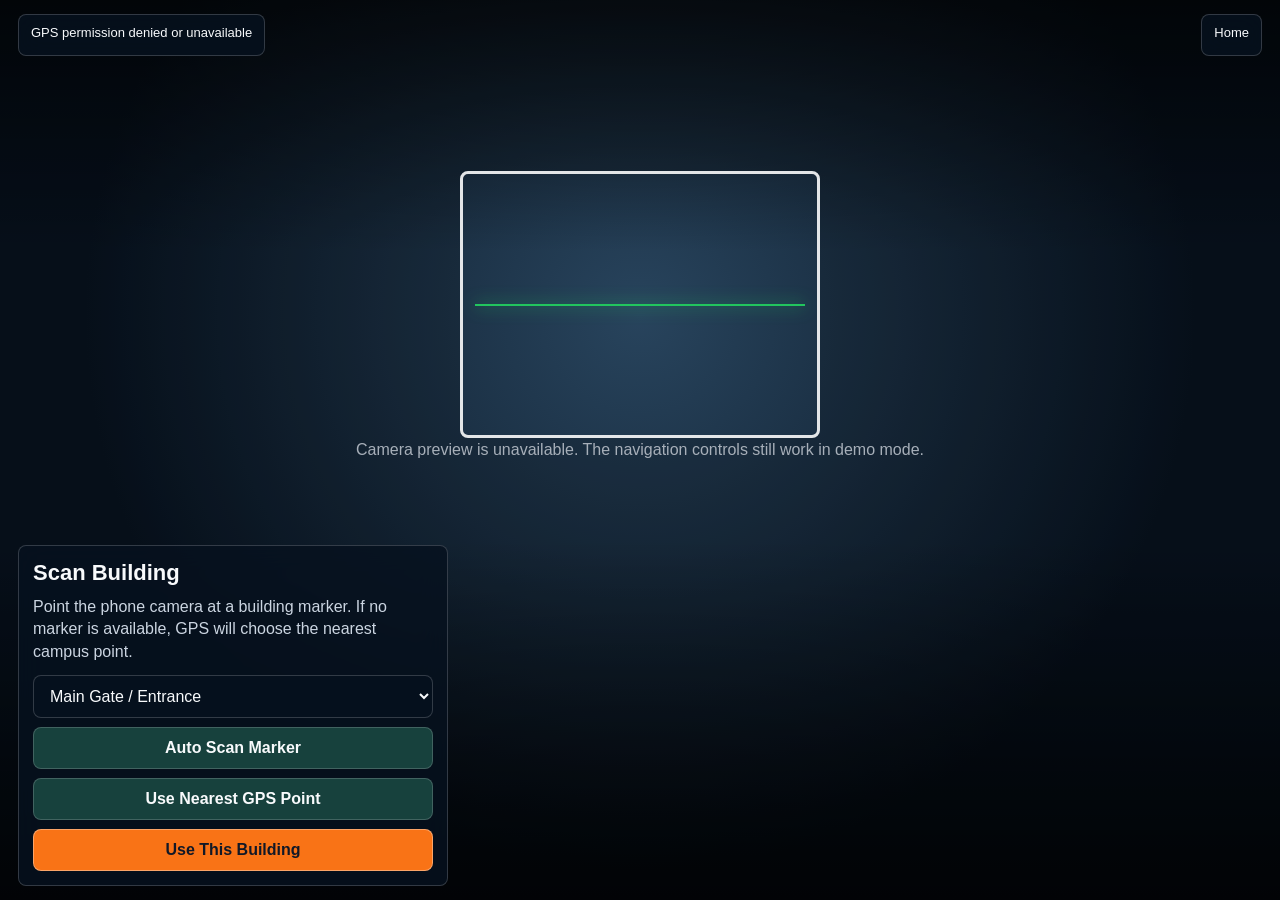
<file: navigation_backup_fastest_route_20260518.html>
<!DOCTYPE html>
<html lang="en">
<head>
<meta charset="UTF-8">
<meta name="viewport" content="width=device-width, initial-scale=1.0, viewport-fit=cover">
<title>AR Navigation | MSU-MCEST</title>
<script src="orientation-lock.js" defer></script>
<style>
:root {
  --text: #f8fafc;
  --muted: #cbd5e1;
  --panel: rgba(7, 18, 31, .82);
  --accent: #f97316;
  --ok: #22c55e;
  --line: rgba(255,255,255,.18);
  --warn: #facc15;
}
* { box-sizing: border-box; }
html, body { margin: 0; height: 100%; font-family: "Segoe UI", Arial, sans-serif; color: var(--text); background: #07121f; }
body { overflow: hidden; }
video, .camera-fallback {
  position: fixed;
  inset: 0;
  width: 100%;
  height: 100%;
  object-fit: cover;
  background: radial-gradient(circle at 50% 35%, #28445d, #07121f 64%);
}
.camera-fallback { display: grid; place-items: center; color: var(--muted); padding: 24px; text-align: center; }
.shade { position: fixed; inset: 0; background: linear-gradient(180deg, rgba(0,0,0,.68), transparent 28%, transparent 60%, rgba(0,0,0,.78)); pointer-events: none; }
.topbar {
  position: fixed;
  top: max(14px, env(safe-area-inset-top));
  left: 14px;
  right: 14px;
  display: flex;
  align-items: center;
  justify-content: space-between;
  gap: 10px;
  z-index: 5;
}
.pill, button, select {
  border: 1px solid var(--line);
  background: var(--panel);
  color: var(--text);
  border-radius: 8px;
  min-height: 42px;
}
.pill { padding: 10px 12px; font-size: 13px; backdrop-filter: blur(12px); }
.home { color: var(--text); text-decoration: none; padding: 10px 12px; }
.panel {
  position: fixed;
  left: 14px;
  right: 14px;
  bottom: max(14px, env(safe-area-inset-bottom));
  z-index: 4;
  background: var(--panel);
  border: 1px solid var(--line);
  border-radius: 8px;
  padding: 14px;
  backdrop-filter: blur(14px);
}
.step { display: none; }
.step.active { display: block; }
h1, h2 { margin: 0 0 10px; letter-spacing: 0; }
h1 { font-size: 22px; }
h2 { font-size: 18px; }
p { margin: 0 0 12px; color: var(--muted); line-height: 1.4; }
.row { display: grid; grid-template-columns: 1fr; gap: 9px; }
select, button { width: 100%; padding: 11px 12px; font: inherit; }
button { background: #17413d; font-weight: 700; cursor: pointer; }
button.secondary { background: rgba(15,23,42,.72); }
button.orange { background: var(--accent); color: #111827; border-color: rgba(255,255,255,.35); }
.scan-frame {
  position: fixed;
  top: 19%;
  left: 50%;
  width: min(76vw, 360px);
  aspect-ratio: 1.35;
  transform: translateX(-50%);
  border: 3px solid rgba(255,255,255,.88);
  border-radius: 8px;
  z-index: 2;
  box-shadow: 0 0 0 999px rgba(0,0,0,.18);
}
.scan-frame::after {
  content: "";
  position: absolute;
  left: 12px;
  right: 12px;
  top: 50%;
  height: 2px;
  background: var(--ok);
  box-shadow: 0 0 16px var(--ok);
  animation: scan 1.8s ease-in-out infinite;
}
@keyframes scan {
  0%,100% { transform: translateY(-58px); }
  50% { transform: translateY(58px); }
}
.arrow-layer {
  position: fixed;
  inset: 0;
  display: none;
  place-items: center;
  z-index: 2;
  pointer-events: none;
}
.arrow-layer.active { display: grid; }
.arrow {
  width: min(55vw, 250px);
  height: min(55vw, 250px);
  display: grid;
  place-items: center;
  border-radius: 50%;
  background: rgba(249,115,22,.18);
  border: 2px solid rgba(249,115,22,.7);
  font-size: min(27vw, 130px);
  line-height: 1;
  text-shadow: 0 8px 26px rgba(0,0,0,.6);
}
.arrow.left { transform: rotate(-90deg); }
.arrow.right { transform: rotate(90deg); }
.arrow.straight { transform: rotate(0deg); }
.status-grid { display: grid; grid-template-columns: repeat(3, 1fr); gap: 8px; margin: 12px 0; }
.stat { border: 1px solid var(--line); border-radius: 8px; padding: 9px; }
.stat small { color: var(--muted); display: block; margin-bottom: 3px; }
.notice {
  display: none;
  margin-bottom: 10px;
  padding: 10px;
  border: 1px solid rgba(250,204,21,.5);
  border-radius: 8px;
  background: rgba(250,204,21,.12);
  color: #fef9c3;
  font-size: 13px;
  line-height: 1.35;
}
.notice.active { display: block; }
.hidden { display: none; }
@media (min-width: 760px) {
  .panel { width: 430px; left: 18px; right: auto; }
  .topbar { left: 18px; right: 18px; }
}
</style>
</head>
<body>
<video id="camera" autoplay playsinline muted></video>
<div id="fallback" class="camera-fallback hidden">Camera preview is unavailable. The navigation controls still work in demo mode.</div>
<div class="shade"></div>
<div id="scanFrame" class="scan-frame"></div>
<div id="arrowLayer" class="arrow-layer">
  <div id="arrow" class="arrow straight">&uarr;</div>
</div>

<header class="topbar">
  <span id="modeText" class="pill">Scan starting building</span>
  <a class="pill home" href="index.html">Home</a>
</header>

<section class="panel">
  <div id="notice" class="notice"></div>
  <div id="stepScan" class="step active">
    <h1>Scan Building</h1>
    <p>Point the phone camera at a building marker. If no marker is available, GPS will choose the nearest campus point.</p>
    <div class="row">
      <select id="startSelect" aria-label="Detected starting building"></select>
      <button id="autoScanBtn">Auto Scan Marker</button>
      <button id="nearestBtn">Use Nearest GPS Point</button>
      <button id="scanBtn" class="orange">Use This Building</button>
    </div>
  </div>

  <div id="stepDestination" class="step">
    <h2>Choose Destination</h2>
    <p>The route will start from the scanned building. Pick one destination for the AR arrow to guide you.</p>
    <div class="row">
      <select id="destinationSelect" aria-label="Destination building"></select>
      <button id="startNavBtn" class="orange">Start AR Guide</button>
      <button id="rescanBtn" class="secondary">Scan Again</button>
    </div>
  </div>

  <div id="stepGuide" class="step">
    <h2 id="guideTitle">Follow Arrow</h2>
    <p id="guideHint">Keep the phone upright and follow the single arrow.</p>
    <div class="status-grid">
      <div class="stat"><small>Direction</small><strong id="turnText">Straight</strong></div>
      <div class="stat"><small>Distance</small><strong id="distanceText">-- m</strong></div>
      <div class="stat"><small>GPS</small><strong id="gpsText">Waiting</strong></div>
    </div>
    <div class="row">
      <button id="nextNodeBtn">Manual Next Corner</button>
      <button id="stopBtn" class="secondary">Stop Navigation</button>
    </div>
  </div>
</section>

<script>
const STORAGE_KEY = "msuMcestBuildings";
const API_BUILDINGS = "api/buildings.php";
const defaultPlaces = [
  { id: "gate", name: "Main Gate / Entrance", lat: 8.15626, lng: 123.95448 },
  { id: "jhs", name: "JHS", lat: 8.15626, lng: 123.95443 },
  { id: "caf", name: "CAF", lat: 8.15628, lng: 123.95453 },
  { id: "guidance_right", name: "Guidance - Right Path", lat: 8.15634, lng: 123.95470 },
  { id: "basketball", name: "Basketball Court", lat: 8.15656, lng: 123.95496 },
  { id: "cabug", name: "Cabug Building", lat: 8.15682, lng: 123.95498 },
  { id: "peacepark", name: "Peace Park", lat: 8.15696, lng: 123.95496 },
  { id: "gym", name: "Gym", lat: 8.15712, lng: 123.95493 },
  { id: "old_registrar_cashier", name: "Old Registrar / Cashier", lat: 8.15724, lng: 123.95486 },
  { id: "admin", name: "Administration Building", lat: 8.15730, lng: 123.95478 },
  { id: "ringia", name: "Dr. Magadapa A. Ringia Hotel", lat: 8.15734, lng: 123.95468 },
  { id: "palawan", name: "Palawan Building", lat: 8.15736, lng: 123.95456 },
  { id: "sixteenth", name: "16th Building / Basketball Area", lat: 8.15732, lng: 123.95442 },
  { id: "pavilion_right", name: "Pavilion - Right Path", lat: 8.15722, lng: 123.95433 },
  { id: "tambayan_dorm", name: "Tambayan Dorm", lat: 8.15708, lng: 123.95427 },
  { id: "dorm_right", name: "Dorm - Right Path", lat: 8.15694, lng: 123.95423 },
  { id: "executive_dorm", name: "Executive Dorm", lat: 8.15678, lng: 123.95422 },
  { id: "isl", name: "ISL Building", lat: 8.15664, lng: 123.95423 },
  { id: "tambayan_isl", name: "Tambayan ISL", lat: 8.15650, lng: 123.95425 },
  { id: "dit", name: "DIT", lat: 8.15640, lng: 123.95430 },
  { id: "front_isl", name: "Front of ISL Building", lat: 8.15634, lng: 123.95435 },
  { id: "fab_shop", name: "Fab Shop / Back of Registrar", lat: 8.15630, lng: 123.95440 },
  { id: "dti", name: "DTI", lat: 8.15628, lng: 123.95445 },
  { id: "guidance_left", name: "Guidance - Left Path", lat: 8.15644, lng: 123.95438 },
  { id: "medical_rooms", name: "Medical Rooms", lat: 8.15658, lng: 123.95438 },
  { id: "comlab", name: "Computer Laboratory", lat: 8.15672, lng: 123.95439 },
  { id: "avr", name: "AVR", lat: 8.15686, lng: 123.95441 },
  { id: "registrar", name: "Registrar", lat: 8.15700, lng: 123.95444 },
  { id: "det", name: "DET", lat: 8.15714, lng: 123.95448 },
  { id: "tambayan_left_1", name: "Tambayan - Left Path 1", lat: 8.15724, lng: 123.95453 },
  { id: "tambayan_left_2", name: "Tambayan - Left Path 2", lat: 8.15732, lng: 123.95458 },
  { id: "new_cr", name: "New CR", lat: 8.15739, lng: 123.95464 },
  { id: "dorm_left", name: "Dorm - Left Path", lat: 8.15744, lng: 123.95470 },
  { id: "pavilion_left", name: "Pavilion - Left Path", lat: 8.15746, lng: 123.95478 },
  { id: "sixteenth_left", name: "16th Building - Left Path", lat: 8.15743, lng: 123.95488 },
  { id: "sdc", name: "SDC", lat: 8.15730, lng: 123.95492 }
];

let places = defaultPlaces;

const routeMeasurements = {
  right: {
    name: "Right path",
    nodes: [
      ["gate", 0],
      ["guidance_right", 0.01],
      ["basketball", 0.03],
      ["cabug", 0.06],
      ["peacepark", 0.07],
      ["gym", 0.09],
      ["old_registrar_cashier", 0.14],
      ["admin", 0.15],
      ["ringia", 0.18],
      ["palawan", 0.24],
      ["sixteenth", 0.29],
      ["pavilion_right", 0.32],
      ["tambayan_dorm", 0.33],
      ["dorm_right", 0.34],
      ["executive_dorm", 0.36],
      ["isl", 0.39],
      ["tambayan_isl", 0.40],
      ["dit", 0.43],
      ["front_isl", 0.45],
      ["fab_shop", 0.47],
      ["dti", 0.49]
    ]
  },
  left: {
    name: "Left path",
    nodes: [
      ["gate", 0],
      ["guidance_left", 0.02],
      ["medical_rooms", 0.03],
      ["comlab", 0.04],
      ["avr", 0.05],
      ["registrar", 0.07],
      ["det", 0.09],
      ["tambayan_left_1", 0.10],
      ["tambayan_left_2", 0.11],
      ["new_cr", 0.12],
      ["dorm_left", 0.14],
      ["pavilion_left", 0.16],
      ["sixteenth_left", 0.20],
      ["sdc", 0.26],
      ["basketball", 0.31]
    ]
  },
  gateFront: {
    name: "Gate front path",
    nodes: [
      ["gate", 0],
      ["caf", 0.04],
      ["jhs", 0.05]
    ]
  }
};

const routeGraph = {};
const measuredDistances = new Map();
const destinationRoutes = new Map();

Object.values(routeMeasurements).forEach(routeInfo => {
  routeInfo.nodes.forEach(([id, distance], index) => {
    routeGraph[id] ||= [];
    if (index > 0) {
      const [previousId, previousDistance] = routeInfo.nodes[index - 1];
      routeGraph[previousId] ||= [];
      routeGraph[id] ||= [];
      if (!routeGraph[previousId].includes(id)) routeGraph[previousId].push(id);
      if (!routeGraph[id].includes(previousId)) routeGraph[id].push(previousId);
      measuredDistances.set(previousId + ">" + id, Math.max(0, distance - previousDistance));
      measuredDistances.set(id + ">" + previousId, Math.max(0, distance - previousDistance));
    }
    if (id !== "gate" && !destinationRoutes.has(id)) {
      destinationRoutes.set(id, {
        name: routeInfo.name,
        distance,
        nodes: routeInfo.nodes.slice(0, index + 1).map(([nodeId]) => nodeId)
      });
    }
  });
});

const startSelect = document.getElementById("startSelect");
const destinationSelect = document.getElementById("destinationSelect");
const stepScan = document.getElementById("stepScan");
const stepDestination = document.getElementById("stepDestination");
const stepGuide = document.getElementById("stepGuide");
const scanFrame = document.getElementById("scanFrame");
const arrowLayer = document.getElementById("arrowLayer");
const arrow = document.getElementById("arrow");
const modeText = document.getElementById("modeText");
const turnText = document.getElementById("turnText");
const distanceText = document.getElementById("distanceText");
const gpsText = document.getElementById("gpsText");
const guideTitle = document.getElementById("guideTitle");
const guideHint = document.getElementById("guideHint");
const notice = document.getElementById("notice");
let currentPlace = places[0];
let destination = places[1];
let route = [];
let routeIndex = 0;
let heading = 0;
let currentGps = null;
let watchId = null;
let markerDetector = null;
let markerScanTimer = null;
let cameraStream = null;
let booted = false;

function loadPlaces() {
  try {
    const saved = JSON.parse(localStorage.getItem(STORAGE_KEY));
    if (Array.isArray(saved) && saved.length) {
      return mergeCampusPlaces(saved
        .filter(place => place.id && place.name && Number.isFinite(Number(place.lat)) && Number.isFinite(Number(place.lng)))
        .map(place => ({
          id: place.id,
          name: place.name,
          lat: Number(place.lat),
          lng: Number(place.lng)
        })));
    }
  } catch (error) {}
  return defaultPlaces;
}

function mergeCampusPlaces(sourcePlaces) {
  const merged = new Map(defaultPlaces.map(place => [place.id, place]));
  sourcePlaces.forEach(place => {
    if (place.id === "gate" || !merged.has(place.id)) {
      merged.set(place.id, place);
      return;
    }
    merged.set(place.id, { ...merged.get(place.id), ...place });
  });
  return Array.from(merged.values());
}

async function loadPlacesFromBackend() {
  try {
    const response = await fetch(API_BUILDINGS);
    const data = await response.json();
    if (!response.ok || data.ok === false || !Array.isArray(data.buildings)) {
      throw new Error(data.message || "Database unavailable.");
    }
    places = mergeCampusPlaces(data.buildings
      .filter(place => place.id && place.name && Number.isFinite(Number(place.lat)) && Number.isFinite(Number(place.lng)))
      .map(place => ({
        id: place.id,
        name: place.name,
        lat: Number(place.lat),
        lng: Number(place.lng)
      })));
    localStorage.setItem(STORAGE_KEY, JSON.stringify(places));
    modeText.textContent = "ar_campus data loaded with campus paths";
  } catch (error) {
    places = loadPlaces();
    modeText.textContent = "Local navigation data";
  }
  currentPlace = findPlace("gate") || places[0] || defaultPlaces[0];
  destination = findPlace("guidance_right") || places[1] || currentPlace;
}

function setNotice(message) {
  notice.textContent = message;
  notice.classList.toggle("active", Boolean(message));
}

function fillSelects() {
  startSelect.innerHTML = "";
  destinationSelect.innerHTML = "";
  places.forEach(place => {
    startSelect.add(new Option(place.name, place.id));
    destinationSelect.add(new Option(place.name, place.id));
  });
  destinationSelect.value = findPlace("guidance_right") ? "guidance_right" : places[1]?.id || places[0]?.id;
}

async function startCamera() {
  if (!window.isSecureContext) {
    setNotice("Camera, GPS, and compass need HTTPS on a phone. Use a hosted HTTPS URL, or test on this computer with localhost.");
  }
  try {
    const stream = await navigator.mediaDevices.getUserMedia({ video: { facingMode: "environment" }, audio: false });
    cameraStream = stream;
    document.getElementById("camera").srcObject = stream;
  } catch (error) {
    document.getElementById("camera").classList.add("hidden");
    document.getElementById("fallback").classList.remove("hidden");
    modeText.textContent = "Camera unavailable";
  }
}

function showStep(step) {
  [stepScan, stepDestination, stepGuide].forEach(el => el.classList.remove("active"));
  step.classList.add("active");
}

function findPlace(id) {
  return places.find(place => place.id === id);
}

function routeBetween(startId, endId) {
  if (startId === "gate" && destinationRoutes.has(endId)) {
    const measuredRoute = destinationRoutes.get(endId);
    return measuredRoute.nodes.map(findPlace).filter(Boolean);
  }
  if (!routeGraph[startId] || !routeGraph[endId]) {
    return [findPlace(startId), findPlace(endId)].filter(Boolean);
  }
  const queue = [[startId]];
  const seen = new Set([startId]);
  while (queue.length) {
    const path = queue.shift();
    const last = path[path.length - 1];
    if (last === endId) return path.map(findPlace);
    (routeGraph[last] || []).forEach(next => {
      if (!seen.has(next)) {
        seen.add(next);
        queue.push([...path, next]);
      }
    });
  }
  return [findPlace(startId), findPlace(endId)];
}

function routeInfoForDestination(placeId) {
  return destinationRoutes.get(placeId);
}

function formatMeasuredDistance(value) {
  if (!Number.isFinite(value)) return "";
  return value.toFixed(2).replace(/0+$/, "").replace(/\.$/, "") + " m";
}

function measuredStepDistance(from, to) {
  return measuredDistances.get(from.id + ">" + to.id);
}

function bearing(from, to) {
  const toRad = deg => deg * Math.PI / 180;
  const toDeg = rad => rad * 180 / Math.PI;
  const lat1 = toRad(from.lat);
  const lat2 = toRad(to.lat);
  const dLng = toRad(to.lng - from.lng);
  const y = Math.sin(dLng) * Math.cos(lat2);
  const x = Math.cos(lat1) * Math.sin(lat2) - Math.sin(lat1) * Math.cos(lat2) * Math.cos(dLng);
  return (toDeg(Math.atan2(y, x)) + 360) % 360;
}

function meters(a, b) {
  const earth = 6371000;
  const toRad = deg => deg * Math.PI / 180;
  const dLat = toRad(b.lat - a.lat);
  const dLng = toRad(b.lng - a.lng);
  const lat1 = toRad(a.lat);
  const lat2 = toRad(b.lat);
  const h = Math.sin(dLat / 2) ** 2 + Math.cos(lat1) * Math.cos(lat2) * Math.sin(dLng / 2) ** 2;
  return Math.round(earth * 2 * Math.atan2(Math.sqrt(h), Math.sqrt(1 - h)));
}

function nearestPlaceTo(point) {
  return places
    .map(place => ({ place, distance: meters(point, place) }))
    .sort((a, b) => a.distance - b.distance)[0];
}

function normalize(angle) {
  return ((angle + 540) % 360) - 180;
}

function updateArrow() {
  const next = route[Math.min(routeIndex + 1, route.length - 1)];
  const origin = currentGps || currentPlace;
  if (next && next.id === currentPlace.id && routeIndex < route.length - 1) {
    routeIndex += 1;
    updateArrow();
    return;
  }
  if (!next || next.id === currentPlace.id) {
    arrow.className = "arrow straight";
    turnText.textContent = "Arrived";
    distanceText.textContent = "0 m";
    guideHint.textContent = "You are at the destination.";
    return;
  }

  const measuredDistance = currentPlace ? measuredStepDistance(currentPlace, next) : null;
  const distanceToNext = Number.isFinite(measuredDistance) ? measuredDistance : meters(origin, next);
  if (!Number.isFinite(measuredDistance) && currentGps && distanceToNext < 12 && routeIndex < route.length - 1) {
    routeIndex += 1;
    currentPlace = route[routeIndex];
    updateArrow();
    return;
  }

  const targetBearing = bearing(origin, next);
  const diff = normalize(targetBearing - heading);
  let direction = "straight";
  if (diff > 35) direction = "right";
  if (diff < -35) direction = "left";
  arrow.className = "arrow " + direction;
  turnText.textContent = direction === "straight" ? "Straight" : direction === "right" ? "Right" : "Left";
  distanceText.textContent = Number.isFinite(measuredDistance) ? formatMeasuredDistance(measuredDistance) : distanceToNext + " m";
  guideHint.textContent = "Next corner: " + next.name;
}

function startRealtimeTracking() {
  if (!navigator.geolocation || watchId !== null) return;
  watchId = navigator.geolocation.watchPosition(position => {
    currentGps = {
      lat: position.coords.latitude,
      lng: position.coords.longitude
    };
    const nearest = nearestPlaceTo(currentGps);
    gpsText.textContent = Math.round(position.coords.accuracy) + " m";
    if (nearest && nearest.distance < 25 && (!route.length || route.some(place => place.id === nearest.place.id))) {
      currentPlace = nearest.place;
      startSelect.value = currentPlace.id;
    }
    updateArrow();
  }, () => {
    gpsText.textContent = "Off";
  }, {
    enableHighAccuracy: true,
    maximumAge: 1000,
    timeout: 12000
  });
}

async function requestCompass() {
  if (typeof DeviceOrientationEvent !== "undefined" &&
      typeof DeviceOrientationEvent.requestPermission === "function") {
    try {
      const result = await DeviceOrientationEvent.requestPermission();
      if (result !== "granted") {
        setNotice("Compass permission was not granted. The arrow can still update with GPS, but turns may be less accurate.");
      }
    } catch (error) {
      setNotice("Compass permission could not be requested in this browser.");
    }
  }
}

async function startGuide() {
  await requestCompass();
  destination = findPlace(destinationSelect.value);
  route = routeBetween(currentPlace.id, destination.id);
  routeIndex = 0;
  guideTitle.textContent = currentPlace.name + " to " + destination.name;
  const routeInfo = currentPlace.id === "gate" ? routeInfoForDestination(destination.id) : null;
  if (routeInfo) {
    guideHint.textContent = routeInfo.name + " - total " + formatMeasuredDistance(routeInfo.distance);
  }
  scanFrame.style.display = "none";
  arrowLayer.classList.add("active");
  modeText.textContent = "AR navigation active";
  showStep(stepGuide);
  startRealtimeTracking();
  updateArrow();
}

function useNearestGpsPoint() {
  if (!navigator.geolocation) {
    modeText.textContent = "GPS is not available";
    return;
  }
  modeText.textContent = "Finding nearest GPS point...";
  navigator.geolocation.getCurrentPosition(position => {
    currentGps = {
      lat: position.coords.latitude,
      lng: position.coords.longitude
    };
    const nearest = nearestPlaceTo(currentGps);
    if (nearest) {
      currentPlace = nearest.place;
      startSelect.value = currentPlace.id;
      modeText.textContent = "Nearest point: " + currentPlace.name + " (" + nearest.distance + " m)";
      showStep(stepDestination);
    }
  }, () => {
    modeText.textContent = "GPS permission denied or unavailable";
  }, {
    enableHighAccuracy: true,
    maximumAge: 1000,
    timeout: 12000
  });
}

async function startMarkerScan() {
  if (!("BarcodeDetector" in window)) {
    modeText.textContent = "Marker scan unsupported, trying GPS";
    useNearestGpsPoint();
    return;
  }
  if (!markerDetector) {
    markerDetector = new BarcodeDetector({ formats: ["qr_code"] });
  }
  const video = document.getElementById("camera");
  const canvas = document.createElement("canvas");
  const ctx = canvas.getContext("2d");
  modeText.textContent = "Scanning marker...";
  clearInterval(markerScanTimer);
  markerScanTimer = setInterval(async () => {
    if (!video.videoWidth || !video.videoHeight) return;
    canvas.width = video.videoWidth;
    canvas.height = video.videoHeight;
    ctx.drawImage(video, 0, 0, canvas.width, canvas.height);
    try {
      const codes = await markerDetector.detect(canvas);
      const rawValue = codes[0]?.rawValue || "";
      const markerId = rawValue.replace("msu-mcest:", "").trim().toLowerCase();
      const matched = findPlace(markerId);
      if (matched) {
        clearInterval(markerScanTimer);
        currentPlace = matched;
        startSelect.value = matched.id;
        modeText.textContent = "Scanned: " + matched.name;
        showStep(stepDestination);
      }
    } catch (error) {
      clearInterval(markerScanTimer);
      modeText.textContent = "Marker scan stopped";
    }
  }, 700);
}

async function bootNavigation() {
  if (booted) return;
  booted = true;
  await loadPlacesFromBackend();
  fillSelects();
  await startCamera();
  startRealtimeTracking();
  setTimeout(() => {
    if (stepScan.classList.contains("active")) startMarkerScan();
  }, 900);
}

window.addEventListener("deviceorientationabsolute", event => {
  if (typeof event.alpha === "number") {
    heading = 360 - event.alpha;
    updateArrow();
  }
});
window.addEventListener("deviceorientation", event => {
  if (typeof event.alpha === "number") {
    heading = 360 - event.alpha;
    updateArrow();
  }
});

document.getElementById("scanBtn").addEventListener("click", () => {
  currentPlace = findPlace(startSelect.value);
  modeText.textContent = "Starting point: " + currentPlace.name;
  showStep(stepDestination);
});
document.getElementById("autoScanBtn").addEventListener("click", startMarkerScan);
document.getElementById("nearestBtn").addEventListener("click", useNearestGpsPoint);
document.getElementById("rescanBtn").addEventListener("click", () => {
  clearInterval(markerScanTimer);
  scanFrame.style.display = "block";
  arrowLayer.classList.remove("active");
  modeText.textContent = "Scan starting building";
  showStep(stepScan);
});
document.getElementById("startNavBtn").addEventListener("click", startGuide);
document.getElementById("nextNodeBtn").addEventListener("click", () => {
  if (routeIndex < route.length - 1) {
    routeIndex += 1;
    currentPlace = route[routeIndex];
  }
  updateArrow();
});
document.getElementById("stopBtn").addEventListener("click", () => {
  if (watchId !== null) navigator.geolocation.clearWatch(watchId);
  clearInterval(markerScanTimer);
  location.href = "index.html";
});

bootNavigation();
</script>
</body>
</html>
</file>
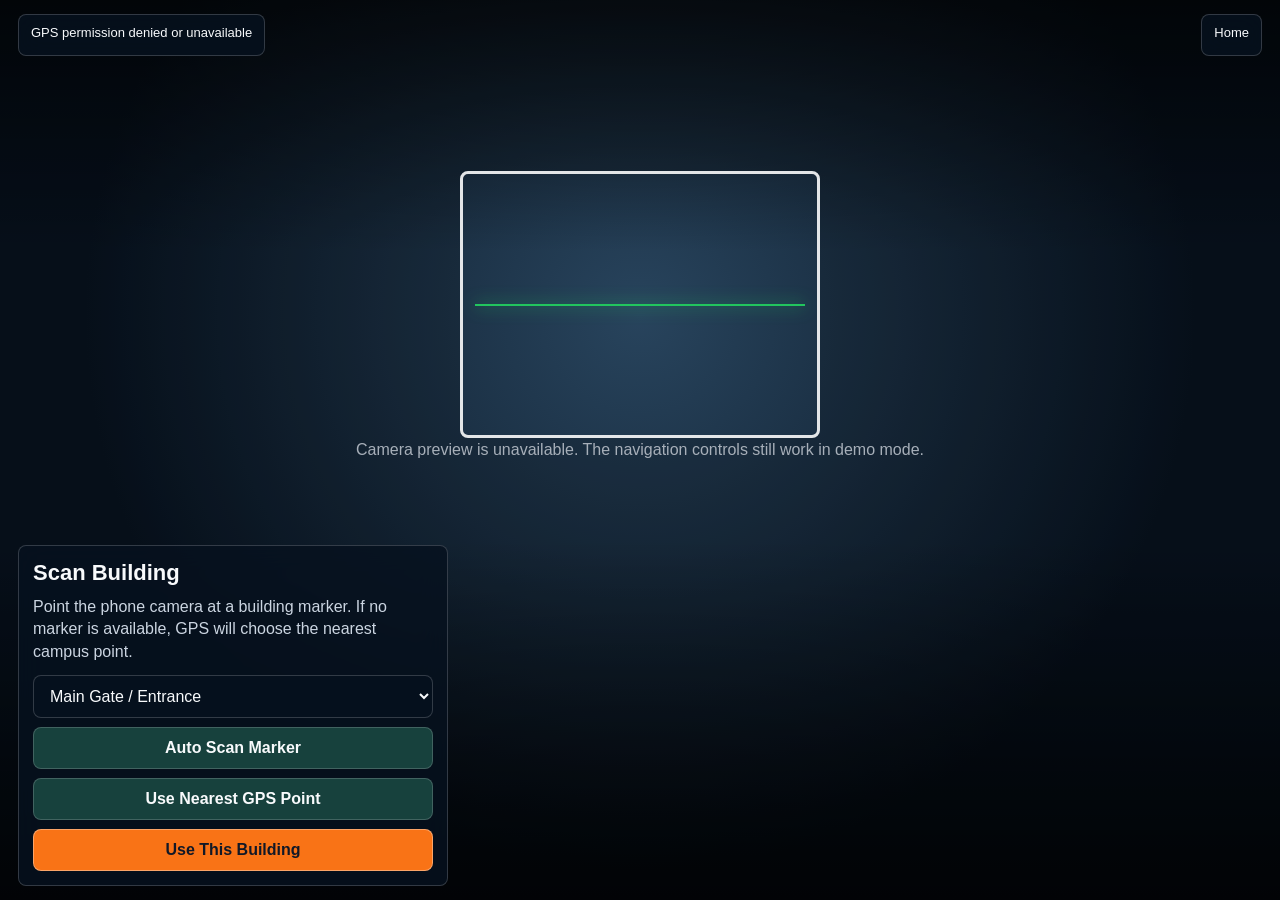
<file: navigation_backup_paths_20260518.html>
<!DOCTYPE html>
<html lang="en">
<head>
<meta charset="UTF-8">
<meta name="viewport" content="width=device-width, initial-scale=1.0, viewport-fit=cover">
<title>AR Navigation | MSU-MCEST</title>
<script src="orientation-lock.js" defer></script>
<style>
:root {
  --text: #f8fafc;
  --muted: #cbd5e1;
  --panel: rgba(7, 18, 31, .82);
  --accent: #f97316;
  --ok: #22c55e;
  --line: rgba(255,255,255,.18);
  --warn: #facc15;
}
* { box-sizing: border-box; }
html, body { margin: 0; height: 100%; font-family: "Segoe UI", Arial, sans-serif; color: var(--text); background: #07121f; }
body { overflow: hidden; }
video, .camera-fallback {
  position: fixed;
  inset: 0;
  width: 100%;
  height: 100%;
  object-fit: cover;
  background: radial-gradient(circle at 50% 35%, #28445d, #07121f 64%);
}
.camera-fallback { display: grid; place-items: center; color: var(--muted); padding: 24px; text-align: center; }
.shade { position: fixed; inset: 0; background: linear-gradient(180deg, rgba(0,0,0,.68), transparent 28%, transparent 60%, rgba(0,0,0,.78)); pointer-events: none; }
.topbar {
  position: fixed;
  top: max(14px, env(safe-area-inset-top));
  left: 14px;
  right: 14px;
  display: flex;
  align-items: center;
  justify-content: space-between;
  gap: 10px;
  z-index: 5;
}
.pill, button, select {
  border: 1px solid var(--line);
  background: var(--panel);
  color: var(--text);
  border-radius: 8px;
  min-height: 42px;
}
.pill { padding: 10px 12px; font-size: 13px; backdrop-filter: blur(12px); }
.home { color: var(--text); text-decoration: none; padding: 10px 12px; }
.panel {
  position: fixed;
  left: 14px;
  right: 14px;
  bottom: max(14px, env(safe-area-inset-bottom));
  z-index: 4;
  background: var(--panel);
  border: 1px solid var(--line);
  border-radius: 8px;
  padding: 14px;
  backdrop-filter: blur(14px);
}
.step { display: none; }
.step.active { display: block; }
h1, h2 { margin: 0 0 10px; letter-spacing: 0; }
h1 { font-size: 22px; }
h2 { font-size: 18px; }
p { margin: 0 0 12px; color: var(--muted); line-height: 1.4; }
.row { display: grid; grid-template-columns: 1fr; gap: 9px; }
select, button { width: 100%; padding: 11px 12px; font: inherit; }
button { background: #17413d; font-weight: 700; cursor: pointer; }
button.secondary { background: rgba(15,23,42,.72); }
button.orange { background: var(--accent); color: #111827; border-color: rgba(255,255,255,.35); }
.scan-frame {
  position: fixed;
  top: 19%;
  left: 50%;
  width: min(76vw, 360px);
  aspect-ratio: 1.35;
  transform: translateX(-50%);
  border: 3px solid rgba(255,255,255,.88);
  border-radius: 8px;
  z-index: 2;
  box-shadow: 0 0 0 999px rgba(0,0,0,.18);
}
.scan-frame::after {
  content: "";
  position: absolute;
  left: 12px;
  right: 12px;
  top: 50%;
  height: 2px;
  background: var(--ok);
  box-shadow: 0 0 16px var(--ok);
  animation: scan 1.8s ease-in-out infinite;
}
@keyframes scan {
  0%,100% { transform: translateY(-58px); }
  50% { transform: translateY(58px); }
}
.arrow-layer {
  position: fixed;
  inset: 0;
  display: none;
  place-items: center;
  z-index: 2;
  pointer-events: none;
}
.arrow-layer.active { display: grid; }
.arrow {
  width: min(55vw, 250px);
  height: min(55vw, 250px);
  display: grid;
  place-items: center;
  border-radius: 50%;
  background: rgba(249,115,22,.18);
  border: 2px solid rgba(249,115,22,.7);
  font-size: min(27vw, 130px);
  line-height: 1;
  text-shadow: 0 8px 26px rgba(0,0,0,.6);
}
.arrow.left { transform: rotate(-90deg); }
.arrow.right { transform: rotate(90deg); }
.arrow.straight { transform: rotate(0deg); }
.status-grid { display: grid; grid-template-columns: repeat(3, 1fr); gap: 8px; margin: 12px 0; }
.stat { border: 1px solid var(--line); border-radius: 8px; padding: 9px; }
.stat small { color: var(--muted); display: block; margin-bottom: 3px; }
.notice {
  display: none;
  margin-bottom: 10px;
  padding: 10px;
  border: 1px solid rgba(250,204,21,.5);
  border-radius: 8px;
  background: rgba(250,204,21,.12);
  color: #fef9c3;
  font-size: 13px;
  line-height: 1.35;
}
.notice.active { display: block; }
.hidden { display: none; }
@media (min-width: 760px) {
  .panel { width: 430px; left: 18px; right: auto; }
  .topbar { left: 18px; right: 18px; }
}
</style>
</head>
<body>
<video id="camera" autoplay playsinline muted></video>
<div id="fallback" class="camera-fallback hidden">Camera preview is unavailable. The navigation controls still work in demo mode.</div>
<div class="shade"></div>
<div id="scanFrame" class="scan-frame"></div>
<div id="arrowLayer" class="arrow-layer">
  <div id="arrow" class="arrow straight">&uarr;</div>
</div>

<header class="topbar">
  <span id="modeText" class="pill">Scan starting building</span>
  <a class="pill home" href="index.html">Home</a>
</header>

<section class="panel">
  <div id="notice" class="notice"></div>
  <div id="stepScan" class="step active">
    <h1>Scan Building</h1>
    <p>Point the phone camera at a building marker. If no marker is available, GPS will choose the nearest campus point.</p>
    <div class="row">
      <select id="startSelect" aria-label="Detected starting building"></select>
      <button id="autoScanBtn">Auto Scan Marker</button>
      <button id="nearestBtn">Use Nearest GPS Point</button>
      <button id="scanBtn" class="orange">Use This Building</button>
    </div>
  </div>

  <div id="stepDestination" class="step">
    <h2>Choose Destination</h2>
    <p>The route will start from the scanned building. Pick one destination for the AR arrow to guide you.</p>
    <div class="row">
      <select id="destinationSelect" aria-label="Destination building"></select>
      <button id="startNavBtn" class="orange">Start AR Guide</button>
      <button id="rescanBtn" class="secondary">Scan Again</button>
    </div>
  </div>

  <div id="stepGuide" class="step">
    <h2 id="guideTitle">Follow Arrow</h2>
    <p id="guideHint">Keep the phone upright and follow the single arrow.</p>
    <div class="status-grid">
      <div class="stat"><small>Direction</small><strong id="turnText">Straight</strong></div>
      <div class="stat"><small>Distance</small><strong id="distanceText">-- m</strong></div>
      <div class="stat"><small>GPS</small><strong id="gpsText">Waiting</strong></div>
    </div>
    <div class="row">
      <button id="nextNodeBtn">Manual Next Corner</button>
      <button id="stopBtn" class="secondary">Stop Navigation</button>
    </div>
  </div>
</section>

<script>
const STORAGE_KEY = "msuMcestBuildings";
const API_BUILDINGS = "api/buildings.php";
const defaultPlaces = [
  { id: "gate", name: "Main Gate / Entrance", lat: 8.15626, lng: 123.95448 },
  { id: "admin", name: "Administration Building", lat: 8.15648, lng: 123.95437 },
  { id: "dcs", name: "Department of Computer Science", lat: 8.15670, lng: 123.95470 },
  { id: "dhess", name: "DHESS Area", lat: 8.15686, lng: 123.95431 },
  { id: "secondary", name: "Secondary Department", lat: 8.15702, lng: 123.95458 },
  { id: "hotel", name: "Dr. Magadapa A. Ringia Hotel", lat: 8.15718, lng: 123.95485 },
  { id: "halal", name: "Halal Food Innovation Center / DTI-SSF", lat: 8.15645, lng: 123.95503 },
  { id: "kitchen", name: "Kitchen Laboratory", lat: 8.15618, lng: 123.95486 },
  { id: "tesda", name: "TESDA Training and Assessment Center", lat: 8.15596, lng: 123.95456 }
];

let places = defaultPlaces;

const routeGraph = {
  gate: ["admin", "kitchen"],
  admin: ["gate", "dcs", "dhess"],
  dcs: ["admin", "halal", "secondary"],
  dhess: ["admin", "secondary"],
  secondary: ["dhess", "dcs", "hotel"],
  hotel: ["secondary", "halal"],
  halal: ["dcs", "hotel", "kitchen"],
  kitchen: ["gate", "halal", "tesda"],
  tesda: ["kitchen"]
};

const startSelect = document.getElementById("startSelect");
const destinationSelect = document.getElementById("destinationSelect");
const stepScan = document.getElementById("stepScan");
const stepDestination = document.getElementById("stepDestination");
const stepGuide = document.getElementById("stepGuide");
const scanFrame = document.getElementById("scanFrame");
const arrowLayer = document.getElementById("arrowLayer");
const arrow = document.getElementById("arrow");
const modeText = document.getElementById("modeText");
const turnText = document.getElementById("turnText");
const distanceText = document.getElementById("distanceText");
const gpsText = document.getElementById("gpsText");
const guideTitle = document.getElementById("guideTitle");
const guideHint = document.getElementById("guideHint");
const notice = document.getElementById("notice");
let currentPlace = places[0];
let destination = places[1];
let route = [];
let routeIndex = 0;
let heading = 0;
let currentGps = null;
let watchId = null;
let markerDetector = null;
let markerScanTimer = null;
let cameraStream = null;
let booted = false;

function loadPlaces() {
  try {
    const saved = JSON.parse(localStorage.getItem(STORAGE_KEY));
    if (Array.isArray(saved) && saved.length) {
      return saved
        .filter(place => place.id && place.name && Number.isFinite(Number(place.lat)) && Number.isFinite(Number(place.lng)))
        .map(place => ({
          id: place.id,
          name: place.name,
          lat: Number(place.lat),
          lng: Number(place.lng)
        }));
    }
  } catch (error) {}
  return defaultPlaces;
}

async function loadPlacesFromBackend() {
  try {
    const response = await fetch(API_BUILDINGS);
    const data = await response.json();
    if (!response.ok || data.ok === false || !Array.isArray(data.buildings)) {
      throw new Error(data.message || "Database unavailable.");
    }
    places = data.buildings
      .filter(place => place.id && place.name && Number.isFinite(Number(place.lat)) && Number.isFinite(Number(place.lng)))
      .map(place => ({
        id: place.id,
        name: place.name,
        lat: Number(place.lat),
        lng: Number(place.lng)
      }));
    localStorage.setItem(STORAGE_KEY, JSON.stringify(places));
    modeText.textContent = "ar_campus data loaded";
  } catch (error) {
    places = loadPlaces();
    modeText.textContent = "Local navigation data";
  }
  currentPlace = places[0] || defaultPlaces[0];
  destination = places[1] || currentPlace;
}

function setNotice(message) {
  notice.textContent = message;
  notice.classList.toggle("active", Boolean(message));
}

function fillSelects() {
  startSelect.innerHTML = "";
  destinationSelect.innerHTML = "";
  places.forEach(place => {
    startSelect.add(new Option(place.name, place.id));
    destinationSelect.add(new Option(place.name, place.id));
  });
  destinationSelect.value = findPlace("dcs") ? "dcs" : places[1]?.id || places[0]?.id;
}

async function startCamera() {
  if (!window.isSecureContext) {
    setNotice("Camera, GPS, and compass need HTTPS on a phone. Use a hosted HTTPS URL, or test on this computer with localhost.");
  }
  try {
    const stream = await navigator.mediaDevices.getUserMedia({ video: { facingMode: "environment" }, audio: false });
    cameraStream = stream;
    document.getElementById("camera").srcObject = stream;
  } catch (error) {
    document.getElementById("camera").classList.add("hidden");
    document.getElementById("fallback").classList.remove("hidden");
    modeText.textContent = "Camera unavailable";
  }
}

function showStep(step) {
  [stepScan, stepDestination, stepGuide].forEach(el => el.classList.remove("active"));
  step.classList.add("active");
}

function findPlace(id) {
  return places.find(place => place.id === id);
}

function routeBetween(startId, endId) {
  if (!routeGraph[startId] || !routeGraph[endId]) {
    return [findPlace(startId), findPlace(endId)].filter(Boolean);
  }
  const queue = [[startId]];
  const seen = new Set([startId]);
  while (queue.length) {
    const path = queue.shift();
    const last = path[path.length - 1];
    if (last === endId) return path.map(findPlace);
    (routeGraph[last] || []).forEach(next => {
      if (!seen.has(next)) {
        seen.add(next);
        queue.push([...path, next]);
      }
    });
  }
  return [findPlace(startId), findPlace(endId)];
}

function bearing(from, to) {
  const toRad = deg => deg * Math.PI / 180;
  const toDeg = rad => rad * 180 / Math.PI;
  const lat1 = toRad(from.lat);
  const lat2 = toRad(to.lat);
  const dLng = toRad(to.lng - from.lng);
  const y = Math.sin(dLng) * Math.cos(lat2);
  const x = Math.cos(lat1) * Math.sin(lat2) - Math.sin(lat1) * Math.cos(lat2) * Math.cos(dLng);
  return (toDeg(Math.atan2(y, x)) + 360) % 360;
}

function meters(a, b) {
  const earth = 6371000;
  const toRad = deg => deg * Math.PI / 180;
  const dLat = toRad(b.lat - a.lat);
  const dLng = toRad(b.lng - a.lng);
  const lat1 = toRad(a.lat);
  const lat2 = toRad(b.lat);
  const h = Math.sin(dLat / 2) ** 2 + Math.cos(lat1) * Math.cos(lat2) * Math.sin(dLng / 2) ** 2;
  return Math.round(earth * 2 * Math.atan2(Math.sqrt(h), Math.sqrt(1 - h)));
}

function nearestPlaceTo(point) {
  return places
    .map(place => ({ place, distance: meters(point, place) }))
    .sort((a, b) => a.distance - b.distance)[0];
}

function normalize(angle) {
  return ((angle + 540) % 360) - 180;
}

function updateArrow() {
  const next = route[Math.min(routeIndex + 1, route.length - 1)];
  const origin = currentGps || currentPlace;
  if (next && next.id === currentPlace.id && routeIndex < route.length - 1) {
    routeIndex += 1;
    updateArrow();
    return;
  }
  if (!next || next.id === currentPlace.id) {
    arrow.className = "arrow straight";
    turnText.textContent = "Arrived";
    distanceText.textContent = "0 m";
    guideHint.textContent = "You are at the destination.";
    return;
  }

  const distanceToNext = meters(origin, next);
  if (currentGps && distanceToNext < 12 && routeIndex < route.length - 1) {
    routeIndex += 1;
    currentPlace = route[routeIndex];
    updateArrow();
    return;
  }

  const targetBearing = bearing(origin, next);
  const diff = normalize(targetBearing - heading);
  let direction = "straight";
  if (diff > 35) direction = "right";
  if (diff < -35) direction = "left";
  arrow.className = "arrow " + direction;
  turnText.textContent = direction === "straight" ? "Straight" : direction === "right" ? "Right" : "Left";
  distanceText.textContent = distanceToNext + " m";
  guideHint.textContent = "Next corner: " + next.name;
}

function startRealtimeTracking() {
  if (!navigator.geolocation || watchId !== null) return;
  watchId = navigator.geolocation.watchPosition(position => {
    currentGps = {
      lat: position.coords.latitude,
      lng: position.coords.longitude
    };
    const nearest = nearestPlaceTo(currentGps);
    gpsText.textContent = Math.round(position.coords.accuracy) + " m";
    if (nearest && nearest.distance < 25 && (!route.length || route.some(place => place.id === nearest.place.id))) {
      currentPlace = nearest.place;
      startSelect.value = currentPlace.id;
    }
    updateArrow();
  }, () => {
    gpsText.textContent = "Off";
  }, {
    enableHighAccuracy: true,
    maximumAge: 1000,
    timeout: 12000
  });
}

async function requestCompass() {
  if (typeof DeviceOrientationEvent !== "undefined" &&
      typeof DeviceOrientationEvent.requestPermission === "function") {
    try {
      const result = await DeviceOrientationEvent.requestPermission();
      if (result !== "granted") {
        setNotice("Compass permission was not granted. The arrow can still update with GPS, but turns may be less accurate.");
      }
    } catch (error) {
      setNotice("Compass permission could not be requested in this browser.");
    }
  }
}

async function startGuide() {
  await requestCompass();
  destination = findPlace(destinationSelect.value);
  route = routeBetween(currentPlace.id, destination.id);
  routeIndex = 0;
  guideTitle.textContent = currentPlace.name + " to " + destination.name;
  scanFrame.style.display = "none";
  arrowLayer.classList.add("active");
  modeText.textContent = "AR navigation active";
  showStep(stepGuide);
  startRealtimeTracking();
  updateArrow();
}

function useNearestGpsPoint() {
  if (!navigator.geolocation) {
    modeText.textContent = "GPS is not available";
    return;
  }
  modeText.textContent = "Finding nearest GPS point...";
  navigator.geolocation.getCurrentPosition(position => {
    currentGps = {
      lat: position.coords.latitude,
      lng: position.coords.longitude
    };
    const nearest = nearestPlaceTo(currentGps);
    if (nearest) {
      currentPlace = nearest.place;
      startSelect.value = currentPlace.id;
      modeText.textContent = "Nearest point: " + currentPlace.name + " (" + nearest.distance + " m)";
      showStep(stepDestination);
    }
  }, () => {
    modeText.textContent = "GPS permission denied or unavailable";
  }, {
    enableHighAccuracy: true,
    maximumAge: 1000,
    timeout: 12000
  });
}

async function startMarkerScan() {
  if (!("BarcodeDetector" in window)) {
    modeText.textContent = "Marker scan unsupported, trying GPS";
    useNearestGpsPoint();
    return;
  }
  if (!markerDetector) {
    markerDetector = new BarcodeDetector({ formats: ["qr_code"] });
  }
  const video = document.getElementById("camera");
  const canvas = document.createElement("canvas");
  const ctx = canvas.getContext("2d");
  modeText.textContent = "Scanning marker...";
  clearInterval(markerScanTimer);
  markerScanTimer = setInterval(async () => {
    if (!video.videoWidth || !video.videoHeight) return;
    canvas.width = video.videoWidth;
    canvas.height = video.videoHeight;
    ctx.drawImage(video, 0, 0, canvas.width, canvas.height);
    try {
      const codes = await markerDetector.detect(canvas);
      const rawValue = codes[0]?.rawValue || "";
      const markerId = rawValue.replace("msu-mcest:", "").trim().toLowerCase();
      const matched = findPlace(markerId);
      if (matched) {
        clearInterval(markerScanTimer);
        currentPlace = matched;
        startSelect.value = matched.id;
        modeText.textContent = "Scanned: " + matched.name;
        showStep(stepDestination);
      }
    } catch (error) {
      clearInterval(markerScanTimer);
      modeText.textContent = "Marker scan stopped";
    }
  }, 700);
}

async function bootNavigation() {
  if (booted) return;
  booted = true;
  await loadPlacesFromBackend();
  fillSelects();
  await startCamera();
  startRealtimeTracking();
  setTimeout(() => {
    if (stepScan.classList.contains("active")) startMarkerScan();
  }, 900);
}

window.addEventListener("deviceorientationabsolute", event => {
  if (typeof event.alpha === "number") {
    heading = 360 - event.alpha;
    updateArrow();
  }
});
window.addEventListener("deviceorientation", event => {
  if (typeof event.alpha === "number") {
    heading = 360 - event.alpha;
    updateArrow();
  }
});

document.getElementById("scanBtn").addEventListener("click", () => {
  currentPlace = findPlace(startSelect.value);
  modeText.textContent = "Starting point: " + currentPlace.name;
  showStep(stepDestination);
});
document.getElementById("autoScanBtn").addEventListener("click", startMarkerScan);
document.getElementById("nearestBtn").addEventListener("click", useNearestGpsPoint);
document.getElementById("rescanBtn").addEventListener("click", () => {
  clearInterval(markerScanTimer);
  scanFrame.style.display = "block";
  arrowLayer.classList.remove("active");
  modeText.textContent = "Scan starting building";
  showStep(stepScan);
});
document.getElementById("startNavBtn").addEventListener("click", startGuide);
document.getElementById("nextNodeBtn").addEventListener("click", () => {
  if (routeIndex < route.length - 1) {
    routeIndex += 1;
    currentPlace = route[routeIndex];
  }
  updateArrow();
});
document.getElementById("stopBtn").addEventListener("click", () => {
  if (watchId !== null) navigator.geolocation.clearWatch(watchId);
  clearInterval(markerScanTimer);
  location.href = "index.html";
});

bootNavigation();
</script>
</body>
</html>
</file>
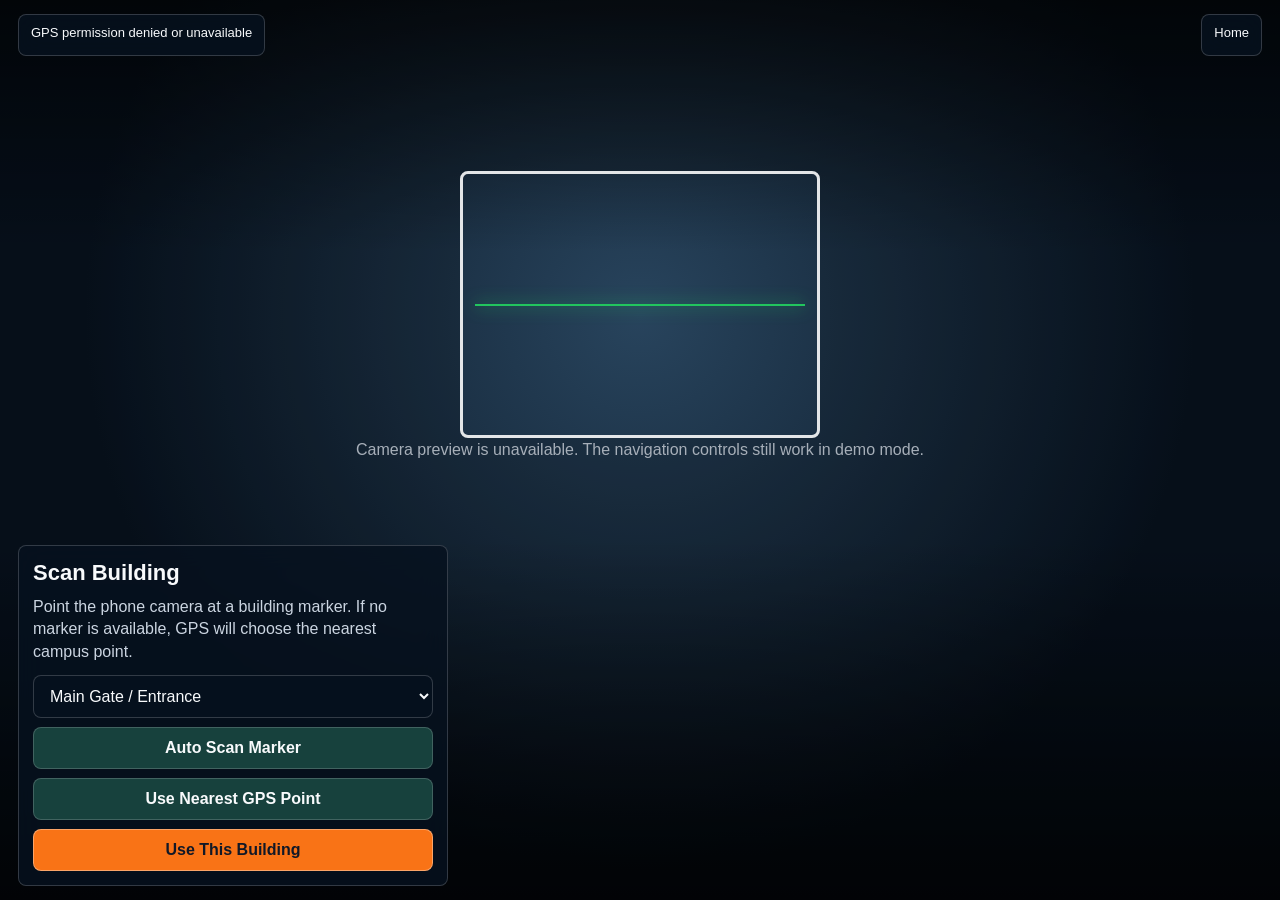
<file: navigation_backup_qr_scan_no_nearest_gps_20260518.html>
<!DOCTYPE html>
<html lang="en">
<head>
<meta charset="UTF-8">
<meta name="viewport" content="width=device-width, initial-scale=1.0, viewport-fit=cover">
<title>AR Navigation | MSU-MCEST</title>
<script src="orientation-lock.js" defer></script>
<style>
:root {
  --text: #f8fafc;
  --muted: #cbd5e1;
  --panel: rgba(7, 18, 31, .82);
  --accent: #f97316;
  --ok: #22c55e;
  --line: rgba(255,255,255,.18);
  --warn: #facc15;
}
* { box-sizing: border-box; }
html, body { margin: 0; height: 100%; font-family: "Segoe UI", Arial, sans-serif; color: var(--text); background: #07121f; }
body { overflow: hidden; }
video, .camera-fallback {
  position: fixed;
  inset: 0;
  width: 100%;
  height: 100%;
  object-fit: cover;
  background: radial-gradient(circle at 50% 35%, #28445d, #07121f 64%);
}
.camera-fallback { display: grid; place-items: center; color: var(--muted); padding: 24px; text-align: center; }
.shade { position: fixed; inset: 0; background: linear-gradient(180deg, rgba(0,0,0,.68), transparent 28%, transparent 60%, rgba(0,0,0,.78)); pointer-events: none; }
.topbar {
  position: fixed;
  top: max(14px, env(safe-area-inset-top));
  left: 14px;
  right: 14px;
  display: flex;
  align-items: center;
  justify-content: space-between;
  gap: 10px;
  z-index: 5;
}
.pill, button, select {
  border: 1px solid var(--line);
  background: var(--panel);
  color: var(--text);
  border-radius: 8px;
  min-height: 42px;
}
.pill { padding: 10px 12px; font-size: 13px; backdrop-filter: blur(12px); }
.home { color: var(--text); text-decoration: none; padding: 10px 12px; }
.guide-status {
  display: none;
  width: 100%;
  grid-template-columns: repeat(3, minmax(0, 1fr));
  gap: 8px;
}
.guide-stat {
  min-width: 0;
  padding: 8px 9px;
  border: 1px solid var(--line);
  border-radius: 8px;
  background: var(--panel);
  backdrop-filter: blur(12px);
}
.guide-stat small {
  display: block;
  margin-bottom: 2px;
  color: var(--muted);
  font-size: 11px;
}
.guide-stat strong {
  display: block;
  overflow: hidden;
  text-overflow: ellipsis;
  white-space: nowrap;
  font-size: 13px;
}
.guiding .topbar { align-items: stretch; }
.guiding #modeText,
.guiding .home,
.guiding .panel {
  display: none;
}
.guiding .guide-status { display: grid; }
.panel {
  position: fixed;
  left: 14px;
  right: 14px;
  bottom: max(14px, env(safe-area-inset-bottom));
  z-index: 4;
  background: var(--panel);
  border: 1px solid var(--line);
  border-radius: 8px;
  padding: 14px;
  backdrop-filter: blur(14px);
}
.step { display: none; }
.step.active { display: block; }
h1, h2 { margin: 0 0 10px; letter-spacing: 0; }
h1 { font-size: 22px; }
h2 { font-size: 18px; }
p { margin: 0 0 12px; color: var(--muted); line-height: 1.4; }
.row { display: grid; grid-template-columns: 1fr; gap: 9px; }
select, button { width: 100%; padding: 11px 12px; font: inherit; }
button { background: #17413d; font-weight: 700; cursor: pointer; }
button.secondary { background: rgba(15,23,42,.72); }
button.orange { background: var(--accent); color: #111827; border-color: rgba(255,255,255,.35); }
.scan-frame {
  position: fixed;
  top: 19%;
  left: 50%;
  width: min(76vw, 360px);
  aspect-ratio: 1.35;
  transform: translateX(-50%);
  border: 3px solid rgba(255,255,255,.88);
  border-radius: 8px;
  z-index: 2;
  box-shadow: 0 0 0 999px rgba(0,0,0,.18);
}
.guiding .scan-frame {
  top: 26%;
  width: min(86vw, 430px);
  border-color: rgba(34,197,94,.88);
  box-shadow: 0 0 0 999px rgba(0,0,0,.08), 0 0 24px rgba(34,197,94,.28);
}
.scan-frame::after {
  content: "";
  position: absolute;
  left: 12px;
  right: 12px;
  top: 50%;
  height: 2px;
  background: var(--ok);
  box-shadow: 0 0 16px var(--ok);
  animation: scan 1.8s ease-in-out infinite;
}
@keyframes scan {
  0%,100% { transform: translateY(-58px); }
  50% { transform: translateY(58px); }
}
.arrow-layer {
  position: fixed;
  inset: 0;
  display: none;
  place-items: center;
  z-index: 3;
  pointer-events: none;
}
.arrow-layer.active { display: grid; }
.arrow {
  width: min(46vw, 210px);
  height: min(46vw, 210px);
  display: grid;
  place-items: center;
  border-radius: 50%;
  background: rgba(249,115,22,.18);
  border: 2px solid rgba(249,115,22,.7);
  font-size: min(23vw, 110px);
  line-height: 1;
  text-shadow: 0 8px 26px rgba(0,0,0,.6);
}
.arrow.left { transform: rotate(-90deg); }
.arrow.right { transform: rotate(90deg); }
.arrow.straight { transform: rotate(0deg); }
.status-grid { display: grid; grid-template-columns: repeat(3, 1fr); gap: 8px; margin: 12px 0; }
.stat { border: 1px solid var(--line); border-radius: 8px; padding: 9px; }
.stat small { color: var(--muted); display: block; margin-bottom: 3px; }
.notice {
  display: none;
  margin-bottom: 10px;
  padding: 10px;
  border: 1px solid rgba(250,204,21,.5);
  border-radius: 8px;
  background: rgba(250,204,21,.12);
  color: #fef9c3;
  font-size: 13px;
  line-height: 1.35;
}
.notice.active { display: block; }
.hidden { display: none; }
@media (min-width: 760px) {
  .panel { width: 430px; left: 18px; right: auto; }
  .topbar { left: 18px; right: 18px; }
  .guide-status { max-width: 620px; margin: 0 auto; }
}
</style>
</head>
<body>
<video id="camera" autoplay playsinline muted></video>
<div id="fallback" class="camera-fallback hidden">Camera preview is unavailable. The navigation controls still work in demo mode.</div>
<div class="shade"></div>
<div id="scanFrame" class="scan-frame"></div>
<div id="arrowLayer" class="arrow-layer">
  <div id="arrow" class="arrow straight">&uarr;</div>
</div>

<header class="topbar">
  <span id="modeText" class="pill">Scan starting building</span>
  <div id="guideStatus" class="guide-status" aria-live="polite">
    <div class="guide-stat"><small>Direction</small><strong id="topTurnText">Straight</strong></div>
    <div class="guide-stat"><small>Distance</small><strong id="topDistanceText">-- m</strong></div>
    <div class="guide-stat"><small>Next corner</small><strong id="topNextText">--</strong></div>
  </div>
  <a class="pill home" href="index.html">Home</a>
</header>

<section class="panel">
  <div id="notice" class="notice"></div>
  <div id="stepScan" class="step active">
    <h1>Scan Building</h1>
    <p>Point the phone camera at a building marker. If no marker is available, GPS will choose the nearest campus point.</p>
    <div class="row">
      <select id="startSelect" aria-label="Detected starting building"></select>
      <button id="autoScanBtn">Auto Scan Marker</button>
      <button id="nearestBtn">Use Nearest GPS Point</button>
      <button id="scanBtn" class="orange">Use This Building</button>
    </div>
  </div>

  <div id="stepDestination" class="step">
    <h2>Choose Destination</h2>
    <p>The route will start from the scanned building. Pick one destination for the AR arrow to guide you.</p>
    <div class="row">
      <select id="destinationSelect" aria-label="Destination building"></select>
      <button id="startNavBtn" class="orange">Start AR Guide</button>
      <button id="rescanBtn" class="secondary">Scan Again</button>
    </div>
  </div>

  <div id="stepGuide" class="step">
    <h2 id="guideTitle">Follow Arrow</h2>
    <p id="guideHint">Keep the phone upright and follow the single arrow.</p>
    <div class="status-grid">
      <div class="stat"><small>Direction</small><strong id="turnText">Straight</strong></div>
      <div class="stat"><small>Distance</small><strong id="distanceText">-- m</strong></div>
      <div class="stat"><small>GPS</small><strong id="gpsText">Waiting</strong></div>
    </div>
    <div class="row">
      <button id="nextNodeBtn">Manual Next Corner</button>
      <button id="stopBtn" class="secondary">Stop Navigation</button>
    </div>
  </div>
</section>

<script>
const STORAGE_KEY = "msuMcestBuildings";
const API_BUILDINGS = "api/buildings.php";
const defaultPlaces = [
  { id: "gate", name: "Main Gate / Entrance", lat: 8.15626, lng: 123.95448 },
  { id: "jhs", name: "JHS", lat: 8.15626, lng: 123.95443 },
  { id: "caf", name: "CAF", lat: 8.15628, lng: 123.95453 },
  { id: "guidance_right", name: "Claudio Cabug Memorial Building - Guidance", lat: 8.15634, lng: 123.95470 },
  { id: "basketball", name: "Basketball Court", lat: 8.15656, lng: 123.95496 },
  { id: "cabug", name: "College Department Building - Cabug", lat: 8.15682, lng: 123.95498 },
  { id: "peacepark", name: "Peace Park", lat: 8.15696, lng: 123.95496 },
  { id: "gym", name: "Campus Gymnasium", lat: 8.15712, lng: 123.95493 },
  { id: "old_registrar_cashier", name: "Old Registrar / Cashier", lat: 8.15724, lng: 123.95486 },
  { id: "admin", name: "Administration Building", lat: 8.15730, lng: 123.95478 },
  { id: "ringia", name: "Dr. Magadapa A. Ringia Hotel", lat: 8.15734, lng: 123.95468 },
  { id: "palawan", name: "Palawan Building", lat: 8.15736, lng: 123.95456 },
  { id: "sixteenth", name: "16th Building / Basketball Area", lat: 8.15732, lng: 123.95442 },
  { id: "pavilion_right", name: "Pavilion - Right Path", lat: 8.15722, lng: 123.95433 },
  { id: "tambayan_dorm", name: "Tambayan Dorm", lat: 8.15708, lng: 123.95427 },
  { id: "dorm_right", name: "Dorm - Right Path", lat: 8.15694, lng: 123.95423 },
  { id: "executive_dorm", name: "Executive Dorm", lat: 8.15678, lng: 123.95422 },
  { id: "isl", name: "ISL Building", lat: 8.15664, lng: 123.95423 },
  { id: "tambayan_isl", name: "Tambayan ISL", lat: 8.15650, lng: 123.95425 },
  { id: "dit", name: "DIT", lat: 8.15640, lng: 123.95430 },
  { id: "front_isl", name: "Front of ISL Building", lat: 8.15634, lng: 123.95435 },
  { id: "fab_shop", name: "Industrial Technology Workshops - Fab Shop / Back of Registrar", lat: 8.15630, lng: 123.95440 },
  { id: "dti", name: "DTI", lat: 8.15628, lng: 123.95445 },
  { id: "guidance_left", name: "Guidance - Left Path", lat: 8.15644, lng: 123.95438 },
  { id: "medical_rooms", name: "Health Services Building - Medical Rooms", lat: 8.15658, lng: 123.95438 },
  { id: "comlab", name: "Computer Laboratory", lat: 8.15672, lng: 123.95439 },
  { id: "avr", name: "AVR", lat: 8.15686, lng: 123.95441 },
  { id: "registrar", name: "Academic Building - Registrar", lat: 8.15700, lng: 123.95444 },
  { id: "det", name: "Engineering Technology Building - DET", lat: 8.15714, lng: 123.95448 },
  { id: "tambayan_left_1", name: "Tambayan - Left Path 1", lat: 8.15724, lng: 123.95453 },
  { id: "tambayan_left_2", name: "Tambayan - Left Path 2", lat: 8.15732, lng: 123.95458 },
  { id: "new_cr", name: "New CR", lat: 8.15739, lng: 123.95464 },
  { id: "dorm_left", name: "Dorm - Left Path", lat: 8.15744, lng: 123.95470 },
  { id: "pavilion_left", name: "Pavilion - Left Path", lat: 8.15746, lng: 123.95478 },
  { id: "sixteenth_left", name: "16th Building - Left Path", lat: 8.15743, lng: 123.95488 },
  { id: "sdc", name: "SDC", lat: 8.15730, lng: 123.95492 }
];

let places = defaultPlaces;

const routeMeasurements = {
  right: {
    name: "Right path",
    nodes: [
      ["gate", 0],
      ["guidance_right", 0.01],
      ["basketball", 0.03],
      ["cabug", 0.06],
      ["peacepark", 0.07],
      ["gym", 0.09],
      ["old_registrar_cashier", 0.14],
      ["admin", 0.15],
      ["ringia", 0.18],
      ["palawan", 0.24],
      ["sixteenth", 0.29],
      ["pavilion_right", 0.32],
      ["tambayan_dorm", 0.33],
      ["dorm_right", 0.34],
      ["executive_dorm", 0.36],
      ["isl", 0.39],
      ["tambayan_isl", 0.40],
      ["dit", 0.43],
      ["front_isl", 0.45],
      ["fab_shop", 0.47],
      ["dti", 0.49]
    ]
  },
  left: {
    name: "Left path",
    nodes: [
      ["gate", 0],
      ["guidance_left", 0.02],
      ["medical_rooms", 0.03],
      ["comlab", 0.04],
      ["avr", 0.05],
      ["registrar", 0.07],
      ["det", 0.09],
      ["tambayan_left_1", 0.10],
      ["tambayan_left_2", 0.11],
      ["new_cr", 0.12],
      ["dorm_left", 0.14],
      ["pavilion_left", 0.16],
      ["sixteenth_left", 0.20],
      ["sdc", 0.26],
      ["basketball", 0.31]
    ]
  },
  gateFront: {
    name: "Gate front path",
    nodes: [
      ["gate", 0],
      ["caf", 0.04],
      ["jhs", 0.05]
    ]
  }
};

const routeGraph = {};
const measuredDistances = new Map();
const destinationRoutes = new Map();

Object.values(routeMeasurements).forEach(routeInfo => {
  routeInfo.nodes.forEach(([id, distance], index) => {
    routeGraph[id] ||= [];
    if (index > 0) {
      const [previousId, previousDistance] = routeInfo.nodes[index - 1];
      routeGraph[previousId] ||= [];
      routeGraph[id] ||= [];
      if (!routeGraph[previousId].includes(id)) routeGraph[previousId].push(id);
      if (!routeGraph[id].includes(previousId)) routeGraph[id].push(previousId);
      measuredDistances.set(previousId + ">" + id, Math.max(0, distance - previousDistance));
      measuredDistances.set(id + ">" + previousId, Math.max(0, distance - previousDistance));
    }
    if (id !== "gate" && !destinationRoutes.has(id)) {
      destinationRoutes.set(id, {
        name: routeInfo.name,
        distance,
        nodes: routeInfo.nodes.slice(0, index + 1).map(([nodeId]) => nodeId)
      });
    }
  });
});

const startSelect = document.getElementById("startSelect");
const destinationSelect = document.getElementById("destinationSelect");
const stepScan = document.getElementById("stepScan");
const stepDestination = document.getElementById("stepDestination");
const stepGuide = document.getElementById("stepGuide");
const scanFrame = document.getElementById("scanFrame");
const arrowLayer = document.getElementById("arrowLayer");
const arrow = document.getElementById("arrow");
const modeText = document.getElementById("modeText");
const turnText = document.getElementById("turnText");
const distanceText = document.getElementById("distanceText");
const gpsText = document.getElementById("gpsText");
const topTurnText = document.getElementById("topTurnText");
const topDistanceText = document.getElementById("topDistanceText");
const topNextText = document.getElementById("topNextText");
const guideTitle = document.getElementById("guideTitle");
const guideHint = document.getElementById("guideHint");
const notice = document.getElementById("notice");
let currentPlace = places[0];
let destination = places[1];
let route = [];
let routeIndex = 0;
let heading = 0;
let currentGps = null;
let watchId = null;
let markerDetector = null;
let markerScanTimer = null;
let cameraStream = null;
let booted = false;

function loadPlaces() {
  try {
    const saved = JSON.parse(localStorage.getItem(STORAGE_KEY));
    if (Array.isArray(saved) && saved.length) {
      return mergeCampusPlaces(saved
        .filter(place => place.id && place.name && Number.isFinite(Number(place.lat)) && Number.isFinite(Number(place.lng)))
        .map(place => ({
          id: place.id,
          name: place.name,
          lat: Number(place.lat),
          lng: Number(place.lng)
        })));
    }
  } catch (error) {}
  return defaultPlaces;
}

function mergeCampusPlaces(sourcePlaces) {
  const merged = new Map(defaultPlaces.map(place => [place.id, place]));
  sourcePlaces.forEach(place => {
    if (place.id === "gate" || !merged.has(place.id)) {
      merged.set(place.id, place);
      return;
    }
    merged.set(place.id, { ...merged.get(place.id), ...place });
  });
  return Array.from(merged.values());
}

async function loadPlacesFromBackend() {
  try {
    const response = await fetch(API_BUILDINGS);
    const data = await response.json();
    if (!response.ok || data.ok === false || !Array.isArray(data.buildings)) {
      throw new Error(data.message || "Database unavailable.");
    }
    places = mergeCampusPlaces(data.buildings
      .filter(place => place.id && place.name && Number.isFinite(Number(place.lat)) && Number.isFinite(Number(place.lng)))
      .map(place => ({
        id: place.id,
        name: place.name,
        lat: Number(place.lat),
        lng: Number(place.lng)
      })));
    localStorage.setItem(STORAGE_KEY, JSON.stringify(places));
    modeText.textContent = "ar_campus data loaded with campus paths";
  } catch (error) {
    places = loadPlaces();
    modeText.textContent = "Local navigation data";
  }
  currentPlace = findPlace("gate") || places[0] || defaultPlaces[0];
  destination = findPlace("guidance_right") || places[1] || currentPlace;
}

function setNotice(message) {
  notice.textContent = message;
  notice.classList.toggle("active", Boolean(message));
}

function fillSelects() {
  startSelect.innerHTML = "";
  destinationSelect.innerHTML = "";
  places.forEach(place => {
    startSelect.add(new Option(place.name, place.id));
    destinationSelect.add(new Option(place.name, place.id));
  });
  destinationSelect.value = findPlace("guidance_right") ? "guidance_right" : places[1]?.id || places[0]?.id;
}

async function startCamera() {
  if (!window.isSecureContext) {
    setNotice("Camera, GPS, and compass need HTTPS on a phone. Use a hosted HTTPS URL, or test on this computer with localhost.");
  }
  try {
    const stream = await navigator.mediaDevices.getUserMedia({ video: { facingMode: "environment" }, audio: false });
    cameraStream = stream;
    document.getElementById("camera").srcObject = stream;
  } catch (error) {
    document.getElementById("camera").classList.add("hidden");
    document.getElementById("fallback").classList.remove("hidden");
    modeText.textContent = "Camera unavailable";
  }
}

function showStep(step) {
  [stepScan, stepDestination, stepGuide].forEach(el => el.classList.remove("active"));
  step.classList.add("active");
}

function findPlace(id) {
  return places.find(place => place.id === id);
}

function routeBetween(startId, endId) {
  if (!routeGraph[startId] || !routeGraph[endId]) {
    return [findPlace(startId), findPlace(endId)].filter(Boolean);
  }

  const distances = new Map([[startId, 0]]);
  const previous = new Map();
  const unsettled = new Set(Object.keys(routeGraph));

  while (unsettled.size) {
    let currentId = null;
    let bestDistance = Infinity;
    unsettled.forEach(id => {
      const candidateDistance = distances.get(id) ?? Infinity;
      if (candidateDistance < bestDistance) {
        bestDistance = candidateDistance;
        currentId = id;
      }
    });
    if (currentId === null || currentId === endId) break;

    unsettled.delete(currentId);
    (routeGraph[currentId] || []).forEach(nextId => {
      if (!unsettled.has(nextId)) return;
      const from = findPlace(currentId);
      const to = findPlace(nextId);
      if (!from || !to) return;
      const measuredDistance = measuredDistances.get(currentId + ">" + nextId);
      const edgeDistance = Number.isFinite(measuredDistance) ? measuredDistance : meters(from, to);
      const totalDistance = bestDistance + edgeDistance;
      if (totalDistance < (distances.get(nextId) ?? Infinity)) {
        distances.set(nextId, totalDistance);
        previous.set(nextId, currentId);
      }
    });
  }

  if (!distances.has(endId)) {
    return [findPlace(startId), findPlace(endId)].filter(Boolean);
  }

  const path = [];
  for (let id = endId; id; id = previous.get(id)) {
    path.unshift(id);
    if (id === startId) break;
  }
  return path.map(findPlace).filter(Boolean);
}

function routeDistance(routePlaces) {
  return routePlaces.slice(1).reduce((total, place, index) => {
    const previousPlace = routePlaces[index];
    const measuredDistance = measuredStepDistance(previousPlace, place);
    return total + (Number.isFinite(measuredDistance) ? measuredDistance : meters(previousPlace, place));
  }, 0);
}

function routeName(routePlaces) {
  const routeIds = routePlaces.map(place => place.id);
  const match = Object.values(routeMeasurements).find(routeInfo =>
    routeIds.every(id => routeInfo.nodes.some(([nodeId]) => nodeId === id))
  );
  return match?.name || "Fastest route";
}

function routeInfoForDestination(placeId) {
  return destinationRoutes.get(placeId);
}

function formatMeasuredDistance(value) {
  if (!Number.isFinite(value)) return "";
  return value.toFixed(2).replace(/0+$/, "").replace(/\.$/, "") + " m";
}

function measuredStepDistance(from, to) {
  return measuredDistances.get(from.id + ">" + to.id);
}

function updateTopGuide(directionLabel, distanceLabel, nextLabel) {
  topTurnText.textContent = directionLabel;
  topDistanceText.textContent = distanceLabel;
  topNextText.textContent = nextLabel;
}

function bearing(from, to) {
  const toRad = deg => deg * Math.PI / 180;
  const toDeg = rad => rad * 180 / Math.PI;
  const lat1 = toRad(from.lat);
  const lat2 = toRad(to.lat);
  const dLng = toRad(to.lng - from.lng);
  const y = Math.sin(dLng) * Math.cos(lat2);
  const x = Math.cos(lat1) * Math.sin(lat2) - Math.sin(lat1) * Math.cos(lat2) * Math.cos(dLng);
  return (toDeg(Math.atan2(y, x)) + 360) % 360;
}

function meters(a, b) {
  const earth = 6371000;
  const toRad = deg => deg * Math.PI / 180;
  const dLat = toRad(b.lat - a.lat);
  const dLng = toRad(b.lng - a.lng);
  const lat1 = toRad(a.lat);
  const lat2 = toRad(b.lat);
  const h = Math.sin(dLat / 2) ** 2 + Math.cos(lat1) * Math.cos(lat2) * Math.sin(dLng / 2) ** 2;
  return Math.round(earth * 2 * Math.atan2(Math.sqrt(h), Math.sqrt(1 - h)));
}

function nearestPlaceTo(point) {
  return places
    .map(place => ({ place, distance: meters(point, place) }))
    .sort((a, b) => a.distance - b.distance)[0];
}

function normalize(angle) {
  return ((angle + 540) % 360) - 180;
}

function updateArrow() {
  const next = route[Math.min(routeIndex + 1, route.length - 1)];
  const origin = currentGps || currentPlace;
  if (next && next.id === currentPlace.id && routeIndex < route.length - 1) {
    routeIndex += 1;
    updateArrow();
    return;
  }
  if (!next || next.id === currentPlace.id) {
    arrow.className = "arrow straight";
    turnText.textContent = "Arrived";
    distanceText.textContent = "0 m";
    updateTopGuide("Arrived", "0 m", destination?.name || "Destination");
    guideHint.textContent = "You are at the destination.";
    return;
  }

  const measuredDistance = currentPlace ? measuredStepDistance(currentPlace, next) : null;
  const distanceToNext = Number.isFinite(measuredDistance) ? measuredDistance : meters(origin, next);
  if (!Number.isFinite(measuredDistance) && currentGps && distanceToNext < 12 && routeIndex < route.length - 1) {
    routeIndex += 1;
    currentPlace = route[routeIndex];
    updateArrow();
    return;
  }

  const targetBearing = bearing(origin, next);
  const diff = normalize(targetBearing - heading);
  let direction = "straight";
  if (diff > 35) direction = "right";
  if (diff < -35) direction = "left";
  arrow.className = "arrow " + direction;
  const directionLabel = direction === "straight" ? "Straight" : direction === "right" ? "Right" : "Left";
  const distanceLabel = Number.isFinite(measuredDistance) ? formatMeasuredDistance(measuredDistance) : distanceToNext + " m";
  turnText.textContent = directionLabel;
  distanceText.textContent = distanceLabel;
  updateTopGuide(directionLabel, distanceLabel, next.name);
  guideHint.textContent = "Next corner: " + next.name;
}

function startRealtimeTracking() {
  if (!navigator.geolocation || watchId !== null) return;
  watchId = navigator.geolocation.watchPosition(position => {
    currentGps = {
      lat: position.coords.latitude,
      lng: position.coords.longitude
    };
    const nearest = nearestPlaceTo(currentGps);
    gpsText.textContent = Math.round(position.coords.accuracy) + " m";
    if (nearest && nearest.distance < 25 && (!route.length || route.some(place => place.id === nearest.place.id))) {
      currentPlace = nearest.place;
      startSelect.value = currentPlace.id;
    }
    updateArrow();
  }, () => {
    gpsText.textContent = "Off";
  }, {
    enableHighAccuracy: true,
    maximumAge: 1000,
    timeout: 12000
  });
}

async function requestCompass() {
  if (typeof DeviceOrientationEvent !== "undefined" &&
      typeof DeviceOrientationEvent.requestPermission === "function") {
    try {
      const result = await DeviceOrientationEvent.requestPermission();
      if (result !== "granted") {
        setNotice("Compass permission was not granted. The arrow can still update with GPS, but turns may be less accurate.");
      }
    } catch (error) {
      setNotice("Compass permission could not be requested in this browser.");
    }
  }
}

async function startGuide() {
  await requestCompass();
  destination = findPlace(destinationSelect.value);
  route = routeBetween(currentPlace.id, destination.id);
  routeIndex = 0;
  guideTitle.textContent = currentPlace.name + " to " + destination.name;
  const totalDistance = routeDistance(route);
  guideHint.textContent = routeName(route) + " - fastest route, total " + formatMeasuredDistance(totalDistance);
  document.body.classList.add("guiding");
  scanFrame.style.display = "block";
  arrowLayer.classList.add("active");
  modeText.textContent = "AR navigation active";
  showStep(stepGuide);
  startRealtimeTracking();
  updateArrow();
}

function useNearestGpsPoint() {
  if (!navigator.geolocation) {
    modeText.textContent = "GPS is not available";
    return;
  }
  modeText.textContent = "Finding nearest GPS point...";
  navigator.geolocation.getCurrentPosition(position => {
    currentGps = {
      lat: position.coords.latitude,
      lng: position.coords.longitude
    };
    const nearest = nearestPlaceTo(currentGps);
    if (nearest) {
      currentPlace = nearest.place;
      startSelect.value = currentPlace.id;
      modeText.textContent = "Nearest point: " + currentPlace.name + " (" + nearest.distance + " m)";
      showStep(stepDestination);
    }
  }, () => {
    modeText.textContent = "GPS permission denied or unavailable";
  }, {
    enableHighAccuracy: true,
    maximumAge: 1000,
    timeout: 12000
  });
}

async function startMarkerScan() {
  if (!("BarcodeDetector" in window)) {
    modeText.textContent = "Marker scan unsupported, trying GPS";
    useNearestGpsPoint();
    return;
  }
  if (!markerDetector) {
    markerDetector = new BarcodeDetector({ formats: ["qr_code"] });
  }
  const video = document.getElementById("camera");
  const canvas = document.createElement("canvas");
  const ctx = canvas.getContext("2d");
  modeText.textContent = "Scanning marker...";
  clearInterval(markerScanTimer);
  markerScanTimer = setInterval(async () => {
    if (!video.videoWidth || !video.videoHeight) return;
    canvas.width = video.videoWidth;
    canvas.height = video.videoHeight;
    ctx.drawImage(video, 0, 0, canvas.width, canvas.height);
    try {
      const codes = await markerDetector.detect(canvas);
      const rawValue = codes[0]?.rawValue || "";
      const markerId = rawValue.replace("msu-mcest:", "").trim().toLowerCase();
      const matched = findPlace(markerId);
      if (matched) {
        clearInterval(markerScanTimer);
        currentPlace = matched;
        startSelect.value = matched.id;
        modeText.textContent = "Scanned: " + matched.name;
        showStep(stepDestination);
      }
    } catch (error) {
      clearInterval(markerScanTimer);
      modeText.textContent = "Marker scan stopped";
    }
  }, 700);
}

async function bootNavigation() {
  if (booted) return;
  booted = true;
  await loadPlacesFromBackend();
  fillSelects();
  await startCamera();
  startRealtimeTracking();
  setTimeout(() => {
    if (stepScan.classList.contains("active")) startMarkerScan();
  }, 900);
}

window.addEventListener("deviceorientationabsolute", event => {
  if (typeof event.alpha === "number") {
    heading = 360 - event.alpha;
    updateArrow();
  }
});
window.addEventListener("deviceorientation", event => {
  if (typeof event.alpha === "number") {
    heading = 360 - event.alpha;
    updateArrow();
  }
});

document.getElementById("scanBtn").addEventListener("click", () => {
  currentPlace = findPlace(startSelect.value);
  modeText.textContent = "Starting point: " + currentPlace.name;
  showStep(stepDestination);
});
document.getElementById("autoScanBtn").addEventListener("click", startMarkerScan);
document.getElementById("nearestBtn").addEventListener("click", useNearestGpsPoint);
document.getElementById("rescanBtn").addEventListener("click", () => {
  clearInterval(markerScanTimer);
  document.body.classList.remove("guiding");
  scanFrame.style.display = "block";
  arrowLayer.classList.remove("active");
  modeText.textContent = "Scan starting building";
  showStep(stepScan);
});
document.getElementById("startNavBtn").addEventListener("click", startGuide);
document.getElementById("nextNodeBtn").addEventListener("click", () => {
  if (routeIndex < route.length - 1) {
    routeIndex += 1;
    currentPlace = route[routeIndex];
  }
  updateArrow();
});
document.getElementById("stopBtn").addEventListener("click", () => {
  if (watchId !== null) navigator.geolocation.clearWatch(watchId);
  clearInterval(markerScanTimer);
  document.body.classList.remove("guiding");
  location.href = "index.html";
});

bootNavigation();
</script>
</body>
</html>
</file>
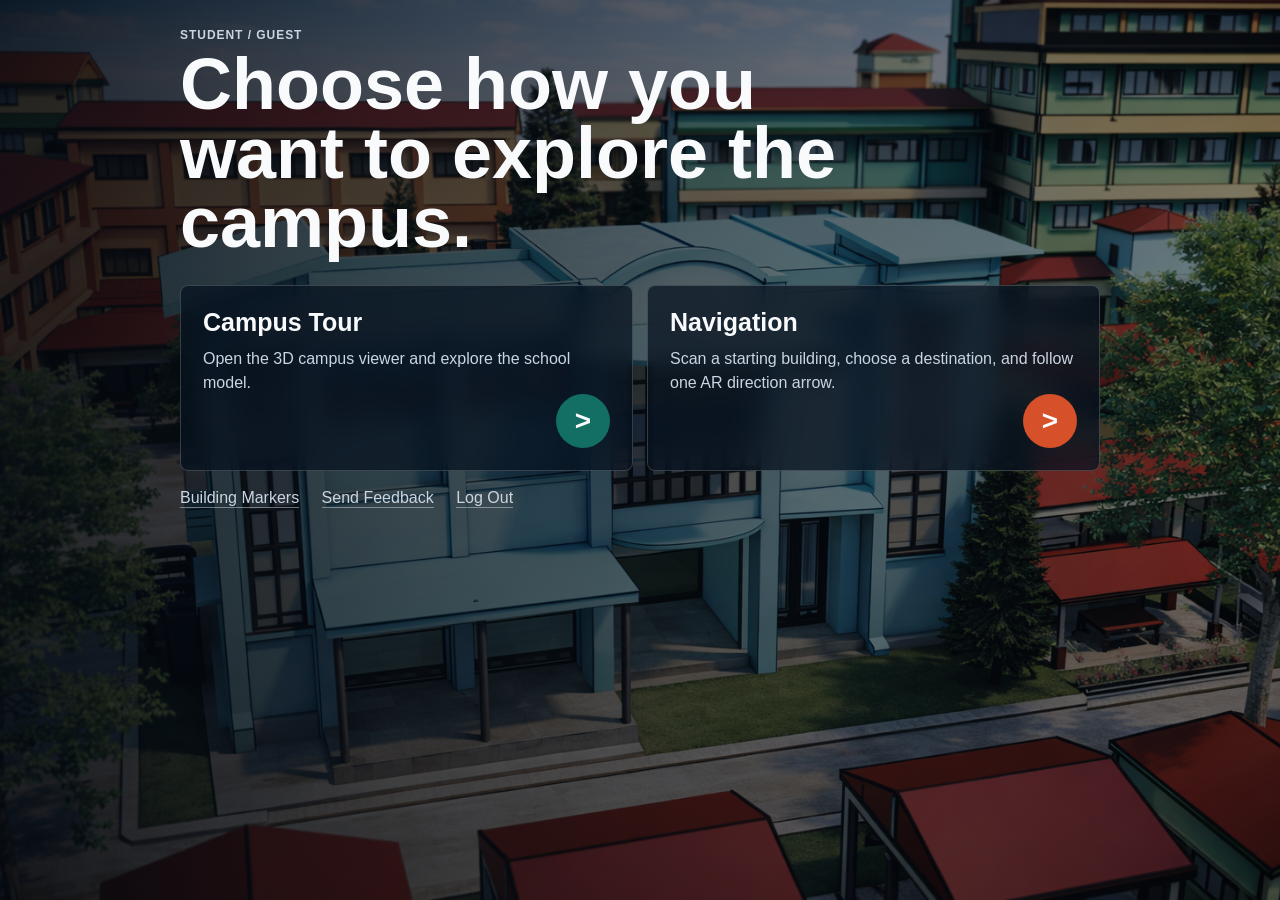
<file: student.html>
<!DOCTYPE html>
<html lang="en">
<head>
<meta charset="UTF-8">
<meta name="viewport" content="width=device-width, initial-scale=1.0">
<title>Student / Guest | MSU-MCEST AR Campus Guide</title>
<script src="orientation-lock.js" defer></script>
<style>
:root {
  --ink: #f8fafc;
  --muted: #cbd5e1;
  --line: rgba(255,255,255,.18);
  --panel: rgba(8, 19, 32, .72);
  --tour: #136f63;
  --nav: #d6512a;
}
* { box-sizing: border-box; }
html, body { margin: 0; min-height: 100%; font-family: "Segoe UI", Arial, sans-serif; color: var(--ink); }
body { display: grid; place-items: center; padding: 28px; background: #09111d; }
.slides, .slides::after { position: fixed; inset: 0; z-index: -2; }
.slides::after { content: ""; z-index: 1; background: linear-gradient(90deg, rgba(4,9,16,.84), rgba(4,9,16,.46)); }
.slide {
  position: absolute;
  inset: 0;
  background-size: cover;
  background-position: center;
  opacity: 0;
  transition: opacity 900ms ease;
}
.slide.active { opacity: 1; }
main { width: min(920px, 100%); }
.brand { margin-bottom: 28px; }
.brand p { margin: 0 0 8px; color: var(--muted); font-weight: 700; letter-spacing: .08em; font-size: 12px; text-transform: uppercase; }
h1 { margin: 0; max-width: 720px; font-size: clamp(34px, 7vw, 72px); line-height: .96; letter-spacing: 0; }
.choices { display: grid; grid-template-columns: repeat(2, minmax(0, 1fr)); gap: 14px; }
.choice {
  min-height: 180px;
  border: 1px solid var(--line);
  border-radius: 8px;
  padding: 22px;
  display: flex;
  flex-direction: column;
  justify-content: space-between;
  color: var(--ink);
  text-decoration: none;
  background: var(--panel);
  backdrop-filter: blur(12px);
}
.choice strong { font-size: 25px; }
.choice span { color: var(--muted); line-height: 1.45; margin-top: 10px; display: block; }
.choice b {
  width: 54px;
  height: 54px;
  border-radius: 50%;
  display: grid;
  place-items: center;
  font-size: 28px;
  align-self: flex-end;
}
.tour b { background: var(--tour); }
.nav b { background: var(--nav); }
.link {
  display: inline-block;
  margin-top: 18px;
  margin-right: 18px;
  color: var(--muted);
  text-decoration: none;
  border-bottom: 1px solid rgba(203,213,225,.5);
}
@media (max-width: 700px) {
  body { place-items: end center; padding: 18px; }
  .choices { grid-template-columns: 1fr; }
  .choice { min-height: 142px; }
}
</style>
</head>
<body>
<div class="slides" aria-hidden="true">
  <div class="slide active" style="background-image:url('images/1background.png')"></div>
  <div class="slide" style="background-image:url('images/2background.png')"></div>
  <div class="slide" style="background-image:url('images/3background.png')"></div>
  <div class="slide" style="background-image:url('images/4background.png')"></div>
  <div class="slide" style="background-image:url('images/5background.png')"></div>
  <div class="slide" style="background-image:url('images/6background.png')"></div>
</div>

<main>
  <section class="brand">
    <p>Student / Guest</p>
    <h1>Choose how you want to explore the campus.</h1>
  </section>

  <section class="choices" aria-label="Campus guide modes">
    <a class="choice tour" href="tour.html">
      <div>
        <strong>Campus Tour</strong>
        <span>Open the 3D campus viewer and explore the school model.</span>
      </div>
      <b aria-hidden="true">></b>
    </a>

    <a class="choice nav" href="navigation.html">
      <div>
        <strong>Navigation</strong>
        <span>Scan a starting building, choose a destination, and follow one AR direction arrow.</span>
      </div>
      <b aria-hidden="true">></b>
    </a>
  </section>

  <a class="link" href="markers.html">Building Markers</a>
  <a class="link" href="feedback.html">Send Feedback</a>
  <a class="link" href="index.html">Log Out</a>
</main>

<script>
const slides = document.querySelectorAll(".slide");
let current = 0;
setInterval(() => {
  slides[current].classList.remove("active");
  current = (current + 1) % slides.length;
  slides[current].classList.add("active");
}, 3200);
</script>
</body>
</html>
</file>
